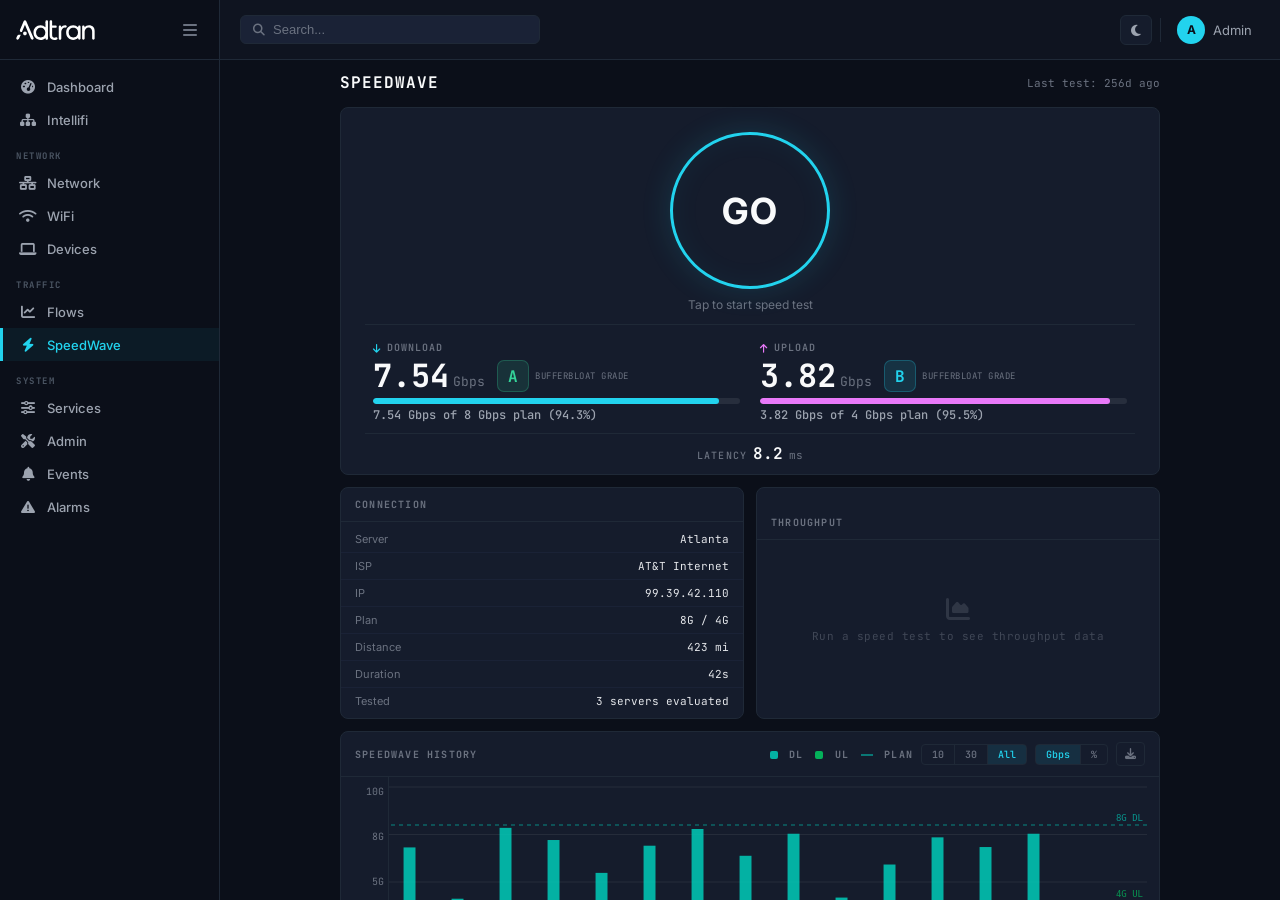
<file: index.html>
<!DOCTYPE html>
<html lang="en" data-theme="dark">
<head>
  <meta charset="UTF-8" />
  <meta name="viewport" content="width=device-width, initial-scale=1.0" />
  <title>SmartOS SpeedWave</title>
  <link rel="stylesheet" href="https://cdnjs.cloudflare.com/ajax/libs/font-awesome/6.5.0/css/all.min.css" />
  <link rel="preconnect" href="https://fonts.googleapis.com" />
  <link rel="preconnect" href="https://fonts.gstatic.com" crossorigin />
  <link href="https://fonts.googleapis.com/css2?family=Inter:wght@400;500;600;700&family=JetBrains+Mono:wght@400;500;700&display=swap" rel="stylesheet" />
  <link rel="stylesheet" href="styles.css" />
</head>
<body>

  <!-- ===== Sidebar ===== -->
  <nav class="sidebar" id="sidebar">
    <div class="sidebar-header">
      <svg class="brand-logo" xmlns="http://www.w3.org/2000/svg" viewBox="0 0 586 149.02" aria-label="Adtran">
        <path d="M158.80,120.00 C165.19,127.09 173.58,130.63 183.95,130.63 C194.33,130.63 202.71,127.09 209.11,120.00 C215.49,112.92 218.69,104.18 218.69,93.81 C218.69,83.68 215.49,75.08 209.11,67.99 C202.71,60.90 194.33,57.36 183.95,57.36 C173.58,57.36 165.19,60.90 158.80,67.99 C152.41,75.08 149.22,83.68 149.22,93.81 C149.22,104.18 152.41,112.92 158.80,120.00 L229.20,1.76 C234.28,1.76 238.40,5.88 238.40,10.97 L238.32,137.08 C238.32,142.27 234.11,146.48 228.92,146.48 C223.73,146.48 219.52,142.27 219.52,137.08 L219.52,133.21 C208.14,143.71 198.10,149.02 183.09,149.02 C167.82,149.02 155.19,143.70 145.20,133.06 C135.21,122.42 130.22,109.34 130.22,93.80 C130.22,78.53 135.21,65.57 145.20,54.93 C155.19,44.29 167.69,38.97 182.70,38.97 C197.71,38.97 207.98,44.03 219.52,54.65 L219.60,10.97 C219.60,5.88 223.72,1.76 228.80,1.76 Z" fill="#FFFFFF"/>
        <path d="M308.82,133.41 L308.82,133.41 C310.84,137.57 309.15,142.63 304.99,144.63 C298.91,147.56 291.96,149.02 284.13,149.02 C273.03,149.02 264.67,145.60 259.06,138.74 C253.44,131.89 250.64,122.19 250.64,109.66 L250.64,57.57 L250.84,41.52 L250.85,11.17 C250.85,6.09 254.97,1.97 260.05,1.97 C265.14,1.97 269.26,6.09 269.26,11.17 L269.24,41.52 L295.57,41.52 C300.01,41.52 303.60,45.11 303.60,49.54 C303.60,53.98 300.01,57.57 295.57,57.57 L269.24,57.57 L269.24,111.03 C269.24,124.87 274.92,131.79 286.28,131.79 C290.13,131.79 294.08,130.96 298.15,129.30 C302.22,127.63 306.90,129.45 308.82,133.41 Z" fill="#FFFFFF"/>
        <path d="M318.67,137.08 L318.67,50.42 C318.67,45.50 322.66,41.52 327.58,41.52 C332.50,41.52 336.49,45.50 336.49,50.42 L336.49,54.85 C342.33,45.44 353.30,38.77 366.64,38.77 C367.69,38.77 368.72,38.81 369.76,38.87 C374.85,39.19 378.66,43.68 378.17,48.75 C377.69,53.62 373.43,57.22 368.55,56.87 C367.78,56.82 367.01,56.79 366.25,56.79 C357.90,56.79 351.72,59.66 346.30,65.41 C340.89,71.15 337.46,80.35 337.46,91.58 L337.46,137.08 C337.46,142.27 333.26,146.48 328.07,146.48 C322.87,146.48 318.67,142.27 318.67,137.08 Z" fill="#FFFFFF"/>
        <path d="M402.05,120.02 C408.38,127.11 416.74,130.66 427.12,130.66 C437.51,130.66 445.93,127.11 452.39,120.02 C458.85,112.93 462.08,104.19 462.08,93.81 C462.08,83.68 458.85,75.07 452.39,67.97 C445.93,60.88 437.51,57.33 427.12,57.33 C416.74,57.33 408.38,60.88 402.05,67.97 C395.72,75.07 392.55,83.74 392.55,94.00 C392.55,104.25 395.72,112.93 402.05,120.02 L472.06,41.52 C477.03,41.52 481.06,45.55 481.06,50.52 L481.06,137.47 C481.06,142.44 477.03,146.48 472.06,146.48 C467.08,146.48 463.05,142.44 463.05,137.47 L463.05,133.02 C453.45,143.08 441.31,149.02 426.04,149.02 C411.02,149.02 398.52,143.67 388.54,132.97 C378.55,122.26 373.56,109.01 373.56,93.21 C373.56,77.55 378.52,64.59 388.44,54.34 C398.36,44.09 410.89,38.97 426.04,38.97 C440.92,38.97 452.04,44.34 463.05,54.65 L463.05,50.52 C463.05,45.55 467.08,41.52 472.06,41.52 Z" fill="#FFFFFF"/>
        <path d="M492.79,137.47 L492.79,50.52 C492.79,45.55 496.83,41.52 501.80,41.52 L502.19,41.52 C507.17,41.52 511.20,45.55 511.20,50.52 L511.20,54.26 C519.13,44.19 528.95,38.77 544.49,38.77 C556.24,38.77 566.09,42.56 574.06,50.13 C582.02,57.70 586.00,68.61 586.00,82.83 L586.00,137.47 C586.00,142.44 581.97,146.48 577.00,146.48 L576.41,146.48 C571.43,146.48 567.40,142.44 567.40,137.47 L567.40,88.12 C567.40,77.94 564.92,70.08 559.96,64.52 C555.00,58.98 549.25,56.20 541.29,56.20 C532.80,56.20 525.85,59.21 520.43,65.21 C515.01,71.22 511.59,79.63 511.59,89.03 L511.59,137.47 C511.59,142.44 507.56,146.48 502.58,146.48 L501.80,146.48 C496.83,146.48 492.79,142.44 492.79,137.47 Z" fill="#FFFFFF"/>
        <path d="M22.51,110.12 C16.44,110.12 10.84,114.49 8.56,120.12 L2.88,132.93 C0.00,139.41 4.52,146.48 12.19,146.48 C16.64,146.48 20.64,143.99 22.26,140.21 L35.87,110.12 L22.51,110.12 Z" fill="#FFFFFF"/>
        <path d="M130.38,132.96 L75.64,7.84 C72.21,0.00 61.09,0.02 57.69,7.87 L29.86,72.16 C25.90,81.95 32.21,89.83 42.77,89.83 L43.98,89.83 L66.70,35.84 L110.93,140.21 C112.55,143.99 116.55,146.48 121.00,146.48 L121.06,146.48 C128.71,146.48 133.23,139.43 130.38,132.96 Z" fill="#FFFFFF"/>
        <path d="M80.16,99.97 C80.16,107.45 74.10,113.52 66.62,113.52 C59.14,113.52 53.08,107.45 53.08,99.97 C53.08,92.50 59.14,86.43 66.62,86.43 C74.10,86.43 80.16,92.50 80.16,99.97 Z" fill="#FFFFFF"/>
      </svg>
      <button class="sidebar-toggle" id="sidebarToggle" title="Toggle sidebar">
        <i class="fa-solid fa-bars"></i>
      </button>
    </div>

    <ul class="sidebar-nav">
      <li>
        <a class="nav-link" href="#">
          <span class="nav-icon"><i class="fa-solid fa-gauge-high"></i></span>
          <span class="nav-label">Dashboard</span>
        </a>
      </li>
      <li>
        <a class="nav-link" href="#">
          <span class="nav-icon"><i class="fa-solid fa-sitemap"></i></span>
          <span class="nav-label">Intellifi</span>
        </a>
      </li>

      <div class="nav-section-label">Network</div>
      <li>
        <a class="nav-link" href="#">
          <span class="nav-icon"><i class="fa-solid fa-network-wired"></i></span>
          <span class="nav-label">Network</span>
        </a>
      </li>
      <li>
        <a class="nav-link" href="#">
          <span class="nav-icon"><i class="fa-solid fa-wifi"></i></span>
          <span class="nav-label">WiFi</span>
        </a>
      </li>
      <li>
        <a class="nav-link" href="#">
          <span class="nav-icon"><i class="fa-solid fa-laptop"></i></span>
          <span class="nav-label">Devices</span>
        </a>
      </li>

      <div class="nav-section-label">Traffic</div>
      <li>
        <a class="nav-link" href="#">
          <span class="nav-icon"><i class="fa-solid fa-chart-line"></i></span>
          <span class="nav-label">Flows</span>
        </a>
      </li>
      <li>
        <a class="nav-link active" href="#">
          <span class="nav-icon"><i class="fa-solid fa-bolt"></i></span>
          <span class="nav-label">SpeedWave</span>
        </a>
      </li>

      <div class="nav-section-label">System</div>
      <li>
        <a class="nav-link" href="#">
          <span class="nav-icon"><i class="fa-solid fa-sliders"></i></span>
          <span class="nav-label">Services</span>
        </a>
      </li>
      <li>
        <a class="nav-link" href="#">
          <span class="nav-icon"><i class="fa-solid fa-screwdriver-wrench"></i></span>
          <span class="nav-label">Admin</span>
        </a>
      </li>
      <li>
        <a class="nav-link" href="#">
          <span class="nav-icon"><i class="fa-solid fa-bell"></i></span>
          <span class="nav-label">Events</span>
        </a>
      </li>
      <li>
        <a class="nav-link" href="#">
          <span class="nav-icon"><i class="fa-solid fa-triangle-exclamation"></i></span>
          <span class="nav-label">Alarms</span>
        </a>
      </li>
    </ul>
  </nav>

  <!-- ===== Main Wrapper ===== -->
  <div class="main-wrapper">

    <!-- Top Bar -->
    <header class="top-bar">
      <div class="search-bar">
        <span class="search-icon"><i class="fa-solid fa-magnifying-glass"></i></span>
        <input type="text" class="search-input" placeholder="Search..." />
      </div>

      <div class="top-bar-right">
        <button class="theme-toggle" id="themeToggle" title="Toggle light/dark theme">
          <i class="fa-solid fa-moon" id="themeIcon"></i>
        </button>

        <div class="topbar-divider"></div>

        <div class="user-avatar">
          <div class="avatar-circle">A</div>
          <span class="avatar-name">Admin</span>
        </div>
      </div>
    </header>

    <!-- Page Content -->
    <main class="page-content">

      <!-- Page Header -->
      <div class="page-header">
        <h1 class="page-title">SpeedWave</h1>
        <div class="page-header-actions">
          <span class="st-last-test-time" id="st-last-time"></span>
        </div>
      </div>

      <!-- Centered content column -->
      <div class="st-layout">

        <!-- Test Card -->
        <div class="card st-test-card" id="st-test-card">

          <!-- GO / Gauge unified area: button morphs into gauge -->
          <div class="st-gauge-area" id="st-gauge-area">
            <canvas id="st-gauge-canvas"></canvas>
            <button class="st-go-btn" id="st-go-btn" onclick="startTest()">
              <span class="st-go-text">GO</span>
            </button>
            <div class="st-live-speed" id="st-live-speed" style="display:none;">
              <span class="st-live-value" id="st-live-value">0</span>
              <span class="st-live-unit">Mbps</span>
            </div>
            <div class="st-go-subtitle" id="st-go-subtitle">Tap to start speed test</div>
          </div>

          <!-- Phase bar -->
          <div class="st-phase-bar" id="st-phase-bar" style="display:none;">
            <div class="st-phase" id="st-phase-latency" data-phase="latency">
              <div class="st-phase-dot"></div>
              <span>Idle Latency</span>
            </div>
            <div class="st-phase-connector"></div>
            <div class="st-phase" id="st-phase-download" data-phase="download">
              <div class="st-phase-dot"></div>
              <span>Download</span>
            </div>
            <div class="st-phase-connector"></div>
            <div class="st-phase" id="st-phase-upload" data-phase="upload">
              <div class="st-phase-dot"></div>
              <span>Upload</span>
            </div>
          </div>

          <!-- Live throughput chart (visible during test only) -->
          <div class="st-realtime-inline" id="st-realtime-inline" style="display:none;">
            <canvas id="st-realtime-canvas"></canvas>
          </div>

          <!-- Results (shown after test completes) -->
          <div class="st-results" id="st-results" style="display:none;">

            <!-- Speed results: two columns -->
            <div class="st-speed-results">
              <!-- Download -->
              <div class="st-result-block st-dl" id="st-result-dl">
                <div class="st-result-label"><i class="fa-solid fa-arrow-down"></i> Download</div>
                <div class="st-result-speed">
                  <span class="st-result-value" id="st-dl-value">0</span>
                  <span class="st-result-unit" id="st-dl-unit">Mbps</span>
                  <span class="st-grade-wrap" id="st-dl-grade-wrap">
                    <span class="st-grade-pill" id="st-dl-grade">A</span>
                    <span class="st-grade-label">Bufferbloat Grade</span>
                    <div class="st-grade-tooltip" id="st-dl-grade-tip">
                      <div class="st-grade-tip-header" id="st-dl-grade-tip-header">Grade A: Excellent</div>
                      <div class="st-grade-tip-body" id="st-dl-grade-tip-body">Your latency under load is excellent.</div>
                      <div class="st-grade-tip-explain">Bufferbloat is excessive buffering in network equipment that causes high latency and poor performance under load, affecting real-time applications like video calls and gaming.</div>
                      <div class="st-grade-tip-shaper" id="st-dl-grade-tip-shaper" style="display:none;">
                        A shaper may reduce bufferbloat for this network. <a href="#" onclick="event.preventDefault();event.stopPropagation();openShaperModal();">Configure shaper</a>
                      </div>
                    </div>
                  </span>
                </div>
                <div class="st-utilization" id="st-dl-util">
                  <div class="st-util-bar"><div class="st-util-fill" id="st-dl-util-fill"></div></div>
                  <div class="st-util-text" id="st-dl-util-text"></div>
                </div>
              </div>
              <!-- Upload -->
              <div class="st-result-block st-ul" id="st-result-ul">
                <div class="st-result-label"><i class="fa-solid fa-arrow-up"></i> Upload</div>
                <div class="st-result-speed">
                  <span class="st-result-value" id="st-ul-value">0</span>
                  <span class="st-result-unit" id="st-ul-unit">Mbps</span>
                  <span class="st-grade-wrap" id="st-ul-grade-wrap">
                    <span class="st-grade-pill" id="st-ul-grade">A</span>
                    <span class="st-grade-label">Bufferbloat Grade</span>
                    <div class="st-grade-tooltip" id="st-ul-grade-tip">
                      <div class="st-grade-tip-header" id="st-ul-grade-tip-header">Grade A: Excellent</div>
                      <div class="st-grade-tip-body" id="st-ul-grade-tip-body">Your latency under load is excellent.</div>
                      <div class="st-grade-tip-explain">Bufferbloat is excessive buffering in network equipment that causes high latency and poor performance under load, affecting real-time applications like video calls and gaming.</div>
                      <div class="st-grade-tip-shaper" id="st-ul-grade-tip-shaper" style="display:none;">
                        A shaper may reduce bufferbloat for this network. <a href="#" onclick="event.preventDefault();event.stopPropagation();openShaperModal();">Configure shaper</a>
                      </div>
                    </div>
                  </span>
                </div>
                <div class="st-utilization" id="st-ul-util">
                  <div class="st-util-bar"><div class="st-util-fill" id="st-ul-util-fill"></div></div>
                  <div class="st-util-text" id="st-ul-util-text"></div>
                </div>
              </div>
            </div>

            <!-- Idle Latency -->
            <div class="st-latency-row" id="st-latency-row">
              <span class="st-latency-label">Latency</span>
              <span class="st-latency-value" id="st-latency-value">--</span>
              <span class="st-latency-unit">ms</span>
            </div>

          </div>
        </div>

        <!-- Connection + Throughput row -->
        <div class="st-pair-row">

          <!-- Connection Info Card (1/3) -->
          <div class="card st-info-card" id="st-info-card">
            <div class="card-label">Connection</div>
            <div class="st-info-grid" id="st-info-grid">
              <div class="st-info-row">
                <span class="st-info-key">Server</span>
                <span class="st-info-val" id="st-info-server">--</span>
              </div>
              <div class="st-info-row">
                <span class="st-info-key">ISP</span>
                <span class="st-info-val" id="st-info-isp">--</span>
              </div>
              <div class="st-info-row">
                <span class="st-info-key">IP</span>
                <span class="st-info-val" id="st-info-ip">--</span>
              </div>
              <div class="st-info-row">
                <span class="st-info-key">Plan</span>
                <span class="st-info-val" id="st-info-plan">--</span>
              </div>
              <div class="st-info-row">
                <span class="st-info-key">Distance</span>
                <span class="st-info-val" id="st-info-distance">--</span>
              </div>
              <div class="st-info-row">
                <span class="st-info-key">Duration</span>
                <span class="st-info-val" id="st-info-duration">--</span>
              </div>
              <div class="st-info-row">
                <span class="st-info-key">Tested</span>
                <span class="st-info-val st-info-servers" id="st-info-servers">--</span>
              </div>
            </div>
          </div>

          <!-- Throughput Over Time Card (2/3) -->
          <div class="card st-realtime-card" id="st-realtime-card">
            <div class="card-label">
              <span>Throughput</span>
              <span class="st-realtime-status" id="st-realtime-status"></span>
            </div>
            <div class="st-realtime-chart-wrap">
              <canvas id="st-realtime-adv-canvas"></canvas>
              <div class="st-realtime-empty" id="st-realtime-empty">
                <i class="fa-solid fa-chart-area"></i>
                <span>Run a speed test to see throughput data</span>
              </div>
            </div>
          </div>

        </div>

        <!-- Full History Chart (basic view) -->
        <div class="card st-history-card" id="st-history-card-basic">
          <div class="card-label">
            <span>SpeedWave History</span>
            <div class="st-history-controls">
              <div class="st-history-legend">
                <span class="sth-legend-item dl"><span class="sth-legend-dot dl"></span> DL</span>
                <span class="sth-legend-item ul"><span class="sth-legend-dot ul"></span> UL</span>
                <span class="sth-legend-item rate"><span class="sth-legend-line"></span> Plan</span>
              </div>
              <div class="sth-toggle-group">
                <button class="sth-toggle" id="sth-btn-10" onclick="setHistoryWindow(10)">10</button>
                <button class="sth-toggle" id="sth-btn-30" onclick="setHistoryWindow(30)">30</button>
                <button class="sth-toggle active" id="sth-btn-all" onclick="setHistoryWindow(0)">All</button>
              </div>
              <div class="sth-toggle-group">
                <button class="sth-toggle active" id="sth-btn-raw" onclick="setHistoryMode('raw')">Mbps</button>
                <button class="sth-toggle" id="sth-btn-pct" onclick="setHistoryMode('pct')">%</button>
              </div>
              <button class="sth-export-btn" onclick="exportHistory()" title="Export as JSON">
                <i class="fa-solid fa-download"></i>
              </button>
            </div>
          </div>
          <div class="st-history-outer">
            <div class="sth-yaxis" id="sth-yaxis"></div>
            <div class="st-history-wrap" id="sth-scroll">
              <canvas id="st-history-canvas"></canvas>
              <canvas id="st-history-overlay" style="pointer-events:none;display:block;"></canvas>
              <div class="sth-tooltip" id="st-history-tooltip"></div>
            </div>
          </div>
        </div>

        <!-- Advanced Details Toggle -->
        <button class="st-advanced-toggle" id="st-advanced-toggle" onclick="toggleAdvanced()">
          <span id="st-advanced-toggle-text">Show Advanced Details</span>
          <i class="fa-solid fa-chevron-down" id="st-advanced-toggle-icon"></i>
        </button>

      </div>

      <!-- ===== ADVANCED VIEW (full width, below main layout) ===== -->
      <div class="st-advanced" id="st-advanced" style="display:none;">

        <!-- Bufferbloat Score + Latency Under Load (combined) -->
        <div class="card st-bb-card" id="st-bb-card">
          <div class="card-label">Bufferbloat Score</div>
          <div class="st-bb-body" id="st-bb-body"></div>
        </div>


        <!-- History Detail Panel (appears on bar click) -->
        <div class="card st-detail-card" id="st-detail-card" style="display:none;">
          <div class="card-label">
            <span id="st-detail-title">Test Detail</span>
            <button class="st-detail-close" onclick="closeDetail()">&times;</button>
          </div>
          <div class="st-detail-body" id="st-detail-body"></div>
        </div>

        <!-- Latency Breakdown (full width) -->
        <div class="card st-latency-card">
          <div class="card-label">Latency Breakdown</div>
          <div class="st-latency-grid" id="st-latency-grid">
            <div class="st-latency-col" id="st-latency-idle">
              <div class="st-latency-phase">Idle</div>
              <div class="st-latency-avg"><span id="st-lat-idle-avg">--</span> ms</div>
              <div class="st-latency-jitter">jitter <span id="st-lat-idle-jitter">--</span> ms</div>
              <div class="st-latency-delta st-latency-baseline">baseline</div>
            </div>
            <div class="st-latency-col" id="st-latency-dl">
              <div class="st-latency-phase dl">Download</div>
              <div class="st-latency-avg"><span id="st-lat-dl-avg">--</span> ms</div>
              <div class="st-latency-jitter">jitter <span id="st-lat-dl-jitter">--</span> ms</div>
              <div class="st-latency-delta" id="st-lat-dl-delta">--</div>
            </div>
            <div class="st-latency-col" id="st-latency-ul">
              <div class="st-latency-phase ul">Upload</div>
              <div class="st-latency-avg"><span id="st-lat-ul-avg">--</span> ms</div>
              <div class="st-latency-jitter">jitter <span id="st-lat-ul-jitter">--</span> ms</div>
              <div class="st-latency-delta" id="st-lat-ul-delta">--</div>
            </div>
          </div>
        </div>

      </div>

    </main>
  </div>

  <!-- ===== Shaper Configuration Modal ===== -->
  <div class="shaper-overlay" id="shaper-overlay" style="display:none;" onclick="if(event.target===this)closeShaperModal();">
    <div class="shaper-modal">
      <div class="shaper-modal-header">
        <span class="shaper-modal-title">WAN Shaper Configuration</span>
        <button class="shaper-modal-close" onclick="closeShaperModal()"><i class="fa-solid fa-xmark"></i></button>
      </div>

      <div class="shaper-modal-body">
        <!-- Enable toggle -->
        <div class="shaper-row">
          <label class="shaper-label">Shaper</label>
          <div class="shaper-toggle-wrap">
            <label class="shaper-switch">
              <input type="checkbox" id="shaper-enabled" onchange="onShaperToggle()">
              <span class="shaper-slider"></span>
            </label>
            <span class="shaper-toggle-text" id="shaper-enabled-text">Disabled</span>
          </div>
        </div>

        <!-- Flow offloading warning -->
        <div class="shaper-warning" id="shaper-warning" style="display:none;">
          <i class="fa-solid fa-triangle-exclamation"></i>
          <span>Enabling the shaper will disable hardware flow offloading.</span>
        </div>

        <!-- Rate source -->
        <div class="shaper-row" id="shaper-source-row">
          <label class="shaper-label">Rate Source</label>
          <select class="shaper-select" id="shaper-source" onchange="onShaperSourceChange()">
            <option value="manual">Enter rate manually</option>
            <option value="service">Derive from service rate (90%)</option>
            <option value="speedtest">Derive from speedtest performance</option>
          </select>
        </div>

        <!-- Rates -->
        <div class="shaper-rates" id="shaper-rates">
          <div class="shaper-row">
            <label class="shaper-label">Download Rate</label>
            <div class="shaper-input-wrap">
              <input type="number" class="shaper-input" id="shaper-dl-rate" min="0" step="1" placeholder="0">
              <span class="shaper-input-unit">Mbps</span>
            </div>
          </div>
          <div class="shaper-row">
            <label class="shaper-label">Upload Rate</label>
            <div class="shaper-input-wrap">
              <input type="number" class="shaper-input" id="shaper-ul-rate" min="0" step="1" placeholder="0">
              <span class="shaper-input-unit">Mbps</span>
            </div>
          </div>
        </div>

        <!-- Derived rate info -->
        <div class="shaper-derived-info" id="shaper-derived-info" style="display:none;"></div>

        <!-- Help text -->
        <div class="shaper-help">
          <p>Setting a rate to 0 disables shaping in that direction.</p>
        </div>
      </div>

      <div class="shaper-modal-footer">
        <button class="shaper-btn shaper-btn-cancel" onclick="closeShaperModal()">Cancel</button>
        <button class="shaper-btn shaper-btn-save" onclick="saveShaperConfig()">
          <i class="fa-solid fa-check"></i> Apply
        </button>
      </div>
    </div>
  </div>

  <script src="speedtest.js"></script>
</body>
</html>
</file>
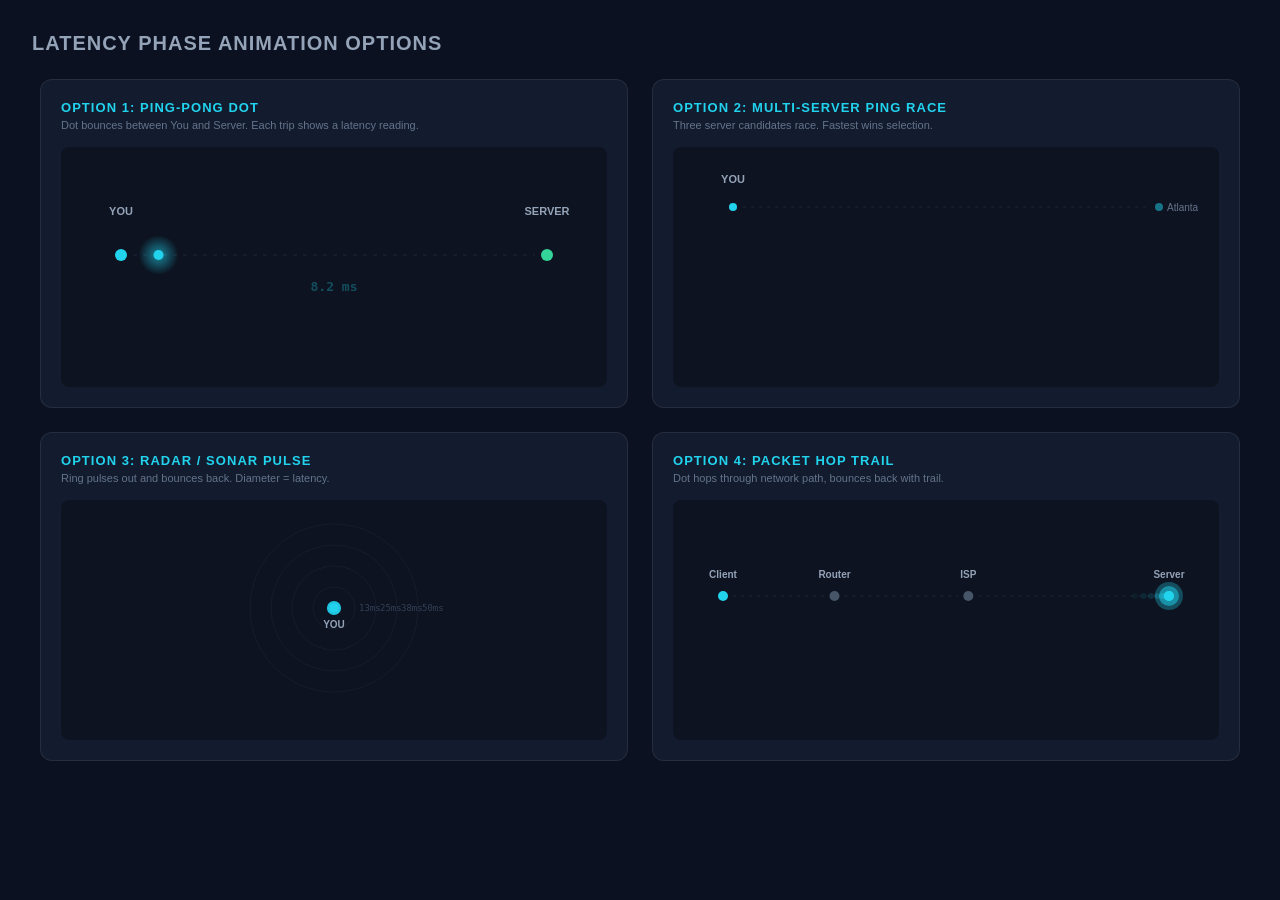
<file: latency-anim-mockups.html>
<!DOCTYPE html>
<html lang="en">
<head>
<meta charset="UTF-8">
<title>Latency Animation Mockups</title>
<style>
  * { margin: 0; padding: 0; box-sizing: border-box; }
  body {
    background: #0b1120;
    color: #e2e8f0;
    font-family: 'Inter', -apple-system, sans-serif;
    padding: 32px;
  }
  h1 { font-size: 20px; font-weight: 600; margin-bottom: 24px; color: #94a3b8; letter-spacing: 0.05em; text-transform: uppercase; }
  .grid { display: grid; grid-template-columns: 1fr 1fr; gap: 24px; max-width: 1200px; margin: 0 auto; }
  .mockup {
    background: #131b2e;
    border: 1px solid rgba(255,255,255,0.08);
    border-radius: 12px;
    padding: 20px;
    min-height: 320px;
  }
  .mockup h2 {
    font-size: 13px;
    font-weight: 600;
    text-transform: uppercase;
    letter-spacing: 0.08em;
    color: #22d3ee;
    margin-bottom: 4px;
  }
  .mockup p {
    font-size: 11px;
    color: #64748b;
    margin-bottom: 16px;
  }
  canvas { display: block; width: 100%; height: 240px; border-radius: 8px; background: rgba(0,0,0,0.3); }
</style>
</head>
<body>
<h1>Latency Phase Animation Options</h1>
<div class="grid">
  <div class="mockup">
    <h2>Option 1: Ping-Pong Dot</h2>
    <p>Dot bounces between You and Server. Each trip shows a latency reading.</p>
    <canvas id="c1"></canvas>
  </div>
  <div class="mockup">
    <h2>Option 2: Multi-Server Ping Race</h2>
    <p>Three server candidates race. Fastest wins selection.</p>
    <canvas id="c2"></canvas>
  </div>
  <div class="mockup">
    <h2>Option 3: Radar / Sonar Pulse</h2>
    <p>Ring pulses out and bounces back. Diameter = latency.</p>
    <canvas id="c3"></canvas>
  </div>
  <div class="mockup">
    <h2>Option 4: Packet Hop Trail</h2>
    <p>Dot hops through network path, bounces back with trail.</p>
    <canvas id="c4"></canvas>
  </div>
</div>

<script>
// Shared utilities
function setupCanvas(id) {
  var c = document.getElementById(id);
  var dpr = window.devicePixelRatio || 1;
  var rect = c.getBoundingClientRect();
  c.width = rect.width * dpr;
  c.height = rect.height * dpr;
  var ctx = c.getContext('2d');
  ctx.scale(dpr, dpr);
  return { c: c, ctx: ctx, w: rect.width, h: rect.height };
}

var CYAN = '#22d3ee';
var MAGENTA = '#e879f9';
var GREEN = '#34d399';
var AMBER = '#fbbf24';
var MUTED = '#475569';
var DIM = '#1e293b';

// ============================================================
// OPTION 1: Ping-Pong Dot
// ============================================================
(function() {
  var s = setupCanvas('c1');
  var ctx = s.ctx, w = s.w, h = s.h;
  var padX = 60, dotY = h * 0.45;
  var x0 = padX, x1 = w - padX;
  var cycleDur = 1200; // ms per round-trip
  var totalCycles = 4;
  var totalDur = cycleDur * totalCycles + 1500; // + settle pause
  var latencies = [8.2, 7.9, 8.5, 8.1];
  var startTime = performance.now();

  function draw(now) {
    var elapsed = (now - startTime) % totalDur;
    ctx.clearRect(0, 0, w, h);

    // Labels
    ctx.font = '600 11px Inter, sans-serif';
    ctx.textAlign = 'center';
    ctx.fillStyle = '#94a3b8';
    ctx.fillText('YOU', x0, dotY - 40);
    ctx.fillText('SERVER', x1, dotY - 40);

    // Endpoints
    ctx.fillStyle = CYAN;
    ctx.beginPath(); ctx.arc(x0, dotY, 6, 0, Math.PI * 2); ctx.fill();
    ctx.fillStyle = GREEN;
    ctx.beginPath(); ctx.arc(x1, dotY, 6, 0, Math.PI * 2); ctx.fill();

    // Dashed line
    ctx.save();
    ctx.setLineDash([4, 6]);
    ctx.strokeStyle = DIM;
    ctx.lineWidth = 1;
    ctx.beginPath(); ctx.moveTo(x0 + 12, dotY); ctx.lineTo(x1 - 12, dotY); ctx.stroke();
    ctx.restore();

    // Determine current cycle and position
    var cycleIdx = Math.floor(elapsed / cycleDur);
    var cycleT = (elapsed % cycleDur) / cycleDur;

    if (cycleIdx < totalCycles) {
      // Animate dot: 0->0.5 = going right, 0.5->1 = coming back
      var t, goingRight;
      if (cycleT < 0.5) {
        t = cycleT * 2; // 0-1
        goingRight = true;
      } else {
        t = (cycleT - 0.5) * 2; // 0-1
        goingRight = false;
      }
      // Ease in-out
      var ease = t < 0.5 ? 2 * t * t : -1 + (4 - 2 * t) * t;
      var dotX;
      if (goingRight) {
        dotX = x0 + (x1 - x0) * ease;
      } else {
        dotX = x1 - (x1 - x0) * ease;
      }

      // Glow trail
      var grad = ctx.createRadialGradient(dotX, dotY, 0, dotX, dotY, 20);
      grad.addColorStop(0, 'rgba(34, 211, 238, 0.6)');
      grad.addColorStop(1, 'rgba(34, 211, 238, 0)');
      ctx.fillStyle = grad;
      ctx.beginPath(); ctx.arc(dotX, dotY, 20, 0, Math.PI * 2); ctx.fill();

      // Dot
      ctx.fillStyle = CYAN;
      ctx.beginPath(); ctx.arc(dotX, dotY, 5, 0, Math.PI * 2); ctx.fill();

      // Show completed latency readings
      for (var i = 0; i < cycleIdx; i++) {
        ctx.font = '600 13px monospace';
        ctx.textAlign = 'center';
        ctx.fillStyle = 'rgba(226, 232, 240, 0.7)';
        ctx.fillText(latencies[i].toFixed(1) + ' ms', w / 2, dotY + 36 + i * 20);
      }
      // Current cycle label
      if (!goingRight && cycleT > 0.85) {
        var alpha = (cycleT - 0.85) / 0.15;
        ctx.font = '600 13px monospace';
        ctx.textAlign = 'center';
        ctx.fillStyle = 'rgba(34, 211, 238, ' + alpha + ')';
        ctx.fillText(latencies[cycleIdx].toFixed(1) + ' ms', w / 2, dotY + 36 + cycleIdx * 20);
      }
    } else {
      // Settle phase: show average
      for (var i = 0; i < totalCycles; i++) {
        ctx.font = '600 13px monospace';
        ctx.textAlign = 'center';
        ctx.fillStyle = 'rgba(226, 232, 240, 0.4)';
        ctx.fillText(latencies[i].toFixed(1) + ' ms', w / 2, dotY + 36 + i * 20);
      }
      var settleT = (elapsed - cycleDur * totalCycles) / 1500;
      if (settleT > 0.3) {
        var alpha = Math.min(1, (settleT - 0.3) / 0.3);
        ctx.font = '700 18px monospace';
        ctx.fillStyle = 'rgba(34, 211, 238, ' + alpha + ')';
        ctx.fillText('Avg: 8.2 ms', w / 2, dotY - 8);
      }
    }

    requestAnimationFrame(draw);
  }
  requestAnimationFrame(draw);
})();


// ============================================================
// OPTION 2: Multi-Server Ping Race
// ============================================================
(function() {
  var s = setupCanvas('c2');
  var ctx = s.ctx, w = s.w, h = s.h;
  var padX = 60;
  var x0 = padX, x1 = w - padX;

  var servers = [
    { name: 'Atlanta', latency: 8.2, color: CYAN, y: 0 },
    { name: 'New York', latency: 12.4, color: MAGENTA, y: 0 },
    { name: 'Washington', latency: 15.1, color: AMBER, y: 0 }
  ];
  var laneH = 44;
  var startY = h * 0.25;
  servers.forEach(function(srv, i) { srv.y = startY + i * laneH; });

  // Each server does 2 round-trips at its own speed
  var maxLat = 15.1;
  var baseCycle = 1000; // base cycle for fastest
  var totalCycles = 2;
  var raceDur = baseCycle * (maxLat / 8.2) * totalCycles + 1500;
  var startTime = performance.now();

  function draw(now) {
    var elapsed = (now - startTime) % raceDur;
    ctx.clearRect(0, 0, w, h);

    // "You" label
    ctx.font = '600 11px Inter, sans-serif';
    ctx.textAlign = 'center';
    ctx.fillStyle = '#94a3b8';
    ctx.fillText('YOU', x0, startY - 24);

    // Endpoint dot
    ctx.fillStyle = CYAN;
    ctx.beginPath(); ctx.arc(x0, startY, 4, 0, Math.PI * 2); ctx.fill();

    servers.forEach(function(srv, idx) {
      var cycleDur = baseCycle * (srv.latency / 8.2);
      var srvTotalDur = cycleDur * totalCycles;

      // Lane line
      ctx.save();
      ctx.setLineDash([3, 5]);
      ctx.strokeStyle = DIM;
      ctx.lineWidth = 1;
      ctx.beginPath(); ctx.moveTo(x0 + 10, srv.y); ctx.lineTo(x1 - 10, srv.y); ctx.stroke();
      ctx.restore();

      // Server label (right side)
      ctx.font = '500 10px Inter, sans-serif';
      ctx.textAlign = 'left';
      ctx.fillStyle = '#64748b';
      ctx.fillText(srv.name, x1 + 8, srv.y + 4);

      // Server endpoint
      ctx.fillStyle = srv.color;
      ctx.globalAlpha = 0.5;
      ctx.beginPath(); ctx.arc(x1, srv.y, 4, 0, Math.PI * 2); ctx.fill();
      ctx.globalAlpha = 1;

      if (elapsed < srvTotalDur) {
        var cycleT = (elapsed % cycleDur) / cycleDur;
        var t, goingRight;
        if (cycleT < 0.5) {
          t = cycleT * 2;
          goingRight = true;
        } else {
          t = (cycleT - 0.5) * 2;
          goingRight = false;
        }
        var ease = t < 0.5 ? 2 * t * t : -1 + (4 - 2 * t) * t;
        var dotX = goingRight ? x0 + (x1 - x0) * ease : x1 - (x1 - x0) * ease;

        // Glow
        var grad = ctx.createRadialGradient(dotX, srv.y, 0, dotX, srv.y, 14);
        grad.addColorStop(0, srv.color.replace(')', ', 0.5)').replace('rgb', 'rgba').replace('#', ''));
        // Simpler approach
        ctx.globalAlpha = 0.3;
        ctx.fillStyle = srv.color;
        ctx.beginPath(); ctx.arc(dotX, srv.y, 12, 0, Math.PI * 2); ctx.fill();
        ctx.globalAlpha = 1;

        ctx.fillStyle = srv.color;
        ctx.beginPath(); ctx.arc(dotX, srv.y, 4, 0, Math.PI * 2); ctx.fill();
      } else {
        // Done: show latency result
        var doneT = Math.min(1, (elapsed - srvTotalDur) / 400);
        ctx.globalAlpha = doneT;
        ctx.font = '600 12px monospace';
        ctx.textAlign = 'center';
        ctx.fillStyle = srv.color;
        ctx.fillText(srv.latency.toFixed(1) + ' ms', (x0 + x1) / 2, srv.y + 4);
        ctx.globalAlpha = 1;
      }
    });

    // Winner highlight after all done
    var allDone = baseCycle * (maxLat / 8.2) * totalCycles;
    if (elapsed > allDone + 600) {
      var winT = Math.min(1, (elapsed - allDone - 600) / 500);
      // Highlight Atlanta (winner)
      ctx.save();
      ctx.strokeStyle = CYAN;
      ctx.globalAlpha = winT * 0.6;
      ctx.lineWidth = 2;
      ctx.setLineDash([]);
      ctx.beginPath();
      ctx.roundRect(x0 - 8, servers[0].y - 14, x1 - x0 + 16, 28, 6);
      ctx.stroke();
      ctx.globalAlpha = winT;
      ctx.font = '700 11px Inter, sans-serif';
      ctx.textAlign = 'right';
      ctx.fillStyle = CYAN;
      ctx.fillText('SELECTED', x1 - 4, servers[0].y - 18);
      ctx.restore();
    }

    requestAnimationFrame(draw);
  }
  requestAnimationFrame(draw);
})();


// ============================================================
// OPTION 3: Radar / Sonar Pulse
// ============================================================
(function() {
  var s = setupCanvas('c3');
  var ctx = s.ctx, w = s.w, h = s.h;
  var cx = w / 2, cy = h * 0.45;
  var maxR = Math.min(w, h) * 0.35;
  var cycleDur = 1400;
  var totalCycles = 4;
  var totalDur = cycleDur * totalCycles + 1200;
  var latencies = [8.2, 7.9, 8.5, 8.1];
  var maxLatency = 50; // ms scale
  var startTime = performance.now();

  function draw(now) {
    var elapsed = (now - startTime) % totalDur;
    ctx.clearRect(0, 0, w, h);

    // Concentric reference rings
    for (var i = 1; i <= 4; i++) {
      var r = maxR * (i / 4);
      ctx.beginPath();
      ctx.arc(cx, cy, r, 0, Math.PI * 2);
      ctx.strokeStyle = DIM;
      ctx.lineWidth = 0.5;
      ctx.stroke();
    }

    // Scale labels
    ctx.font = '9px monospace';
    ctx.fillStyle = '#334155';
    ctx.textAlign = 'left';
    for (var i = 1; i <= 4; i++) {
      ctx.fillText(Math.round(maxLatency * i / 4) + 'ms', cx + maxR * (i / 4) + 4, cy + 3);
    }

    // Center dot (you)
    ctx.fillStyle = CYAN;
    ctx.beginPath(); ctx.arc(cx, cy, 5, 0, Math.PI * 2); ctx.fill();
    ctx.font = '600 10px Inter, sans-serif';
    ctx.textAlign = 'center';
    ctx.fillStyle = '#94a3b8';
    ctx.fillText('YOU', cx, cy + 20);

    var cycleIdx = Math.floor(elapsed / cycleDur);
    var cycleT = (elapsed % cycleDur) / cycleDur;

    if (cycleIdx < totalCycles) {
      var latency = latencies[cycleIdx];
      var targetR = maxR * (latency / maxLatency);

      var ringR, alpha;
      if (cycleT < 0.4) {
        // Expanding out
        var t = cycleT / 0.4;
        var ease = 1 - Math.pow(1 - t, 3);
        ringR = targetR * ease;
        alpha = 1 - t * 0.3;
      } else if (cycleT < 0.5) {
        // Brief hold at target
        ringR = targetR;
        alpha = 0.7;
      } else if (cycleT < 0.85) {
        // Contracting back
        var t = (cycleT - 0.5) / 0.35;
        var ease = t * t;
        ringR = targetR * (1 - ease);
        alpha = 0.7 + t * 0.3;
      } else {
        ringR = 0;
        alpha = 0;
      }

      if (ringR > 1) {
        // Ring
        ctx.beginPath();
        ctx.arc(cx, cy, ringR, 0, Math.PI * 2);
        ctx.strokeStyle = 'rgba(34, 211, 238, ' + alpha + ')';
        ctx.lineWidth = 2.5;
        ctx.stroke();

        // Filled pulse
        ctx.beginPath();
        ctx.arc(cx, cy, ringR, 0, Math.PI * 2);
        ctx.fillStyle = 'rgba(34, 211, 238, ' + (alpha * 0.08) + ')';
        ctx.fill();
      }

      // Show reading when ring returns
      if (cycleT > 0.85) {
        var fadeIn = (cycleT - 0.85) / 0.15;
        ctx.globalAlpha = fadeIn;
        ctx.font = '600 12px monospace';
        ctx.textAlign = 'center';
        ctx.fillStyle = CYAN;
        ctx.fillText(latency.toFixed(1) + ' ms', cx, cy - 30 - cycleIdx * 0);
        ctx.globalAlpha = 1;
      }

      // Previous readings
      for (var i = 0; i < cycleIdx; i++) {
        ctx.font = '500 11px monospace';
        ctx.textAlign = 'right';
        ctx.fillStyle = 'rgba(226, 232, 240, 0.4)';
        ctx.fillText('#' + (i + 1) + ': ' + latencies[i].toFixed(1) + ' ms', w - 20, 20 + i * 16);
      }
    } else {
      // Settle: show all readings + average
      for (var i = 0; i < totalCycles; i++) {
        ctx.font = '500 11px monospace';
        ctx.textAlign = 'right';
        ctx.fillStyle = 'rgba(226, 232, 240, 0.4)';
        ctx.fillText('#' + (i + 1) + ': ' + latencies[i].toFixed(1) + ' ms', w - 20, 20 + i * 16);
      }
      var settleT = (elapsed - cycleDur * totalCycles) / 1200;
      if (settleT > 0.2) {
        var a = Math.min(1, (settleT - 0.2) / 0.4);
        // Gentle persistent ring at avg radius
        var avgR = maxR * (8.2 / maxLatency);
        ctx.beginPath();
        ctx.arc(cx, cy, avgR, 0, Math.PI * 2);
        ctx.strokeStyle = 'rgba(34, 211, 238, ' + (a * 0.5) + ')';
        ctx.lineWidth = 2;
        ctx.stroke();

        ctx.globalAlpha = a;
        ctx.font = '700 16px monospace';
        ctx.textAlign = 'center';
        ctx.fillStyle = CYAN;
        ctx.fillText('8.2 ms', cx, cy - 30);
        ctx.font = '500 10px Inter, sans-serif';
        ctx.fillStyle = '#94a3b8';
        ctx.fillText('idle latency', cx, cy - 16);
        ctx.globalAlpha = 1;
      }
    }

    requestAnimationFrame(draw);
  }
  requestAnimationFrame(draw);
})();


// ============================================================
// OPTION 4: Packet Hop Trail
// ============================================================
(function() {
  var s = setupCanvas('c4');
  var ctx = s.ctx, w = s.w, h = s.h;

  var hops = [
    { label: 'Client', x: 0 },
    { label: 'Router', x: 0.25 },
    { label: 'ISP', x: 0.55 },
    { label: 'Server', x: 1 }
  ];
  var padX = 50;
  var pathX0 = padX, pathX1 = w - padX;
  var pathLen = pathX1 - pathX0;
  var pathY = h * 0.4;
  hops.forEach(function(hop) { hop.px = pathX0 + pathLen * hop.x; });

  var cycleDur = 2400; // full round-trip
  var totalCycles = 3;
  var totalDur = cycleDur * totalCycles + 1200;
  var latencies = [8.2, 8.5, 7.9];
  var startTime = performance.now();

  function draw(now) {
    var elapsed = (now - startTime) % totalDur;
    ctx.clearRect(0, 0, w, h);

    // Draw hops
    hops.forEach(function(hop, i) {
      // Dot
      ctx.fillStyle = i === 0 ? CYAN : i === hops.length - 1 ? GREEN : '#475569';
      ctx.beginPath(); ctx.arc(hop.px, pathY, 5, 0, Math.PI * 2); ctx.fill();

      // Label
      ctx.font = '600 10px Inter, sans-serif';
      ctx.textAlign = 'center';
      ctx.fillStyle = '#94a3b8';
      ctx.fillText(hop.label, hop.px, pathY - 18);

      // Connecting dashes
      if (i < hops.length - 1) {
        ctx.save();
        ctx.setLineDash([3, 5]);
        ctx.strokeStyle = DIM;
        ctx.lineWidth = 1;
        ctx.beginPath();
        ctx.moveTo(hop.px + 10, pathY);
        ctx.lineTo(hops[i + 1].px - 10, pathY);
        ctx.stroke();
        ctx.restore();
      }
    });

    var cycleIdx = Math.floor(elapsed / cycleDur);
    var cycleT = (elapsed % cycleDur) / cycleDur;

    if (cycleIdx < totalCycles) {
      // 0-0.45: going right, 0.45-0.5: pause at server, 0.5-0.95: coming back, 0.95-1: show reading
      var dotX, dotColor, trail = [];
      var goingRight, progress;

      if (cycleT < 0.45) {
        goingRight = true;
        progress = cycleT / 0.45;
        var ease = progress < 0.5 ? 2 * progress * progress : -1 + (4 - 2 * progress) * progress;
        dotX = pathX0 + pathLen * ease;
        dotColor = CYAN;
      } else if (cycleT < 0.5) {
        // Pause at server
        dotX = pathX1;
        dotColor = GREEN;
      } else if (cycleT < 0.95) {
        goingRight = false;
        progress = (cycleT - 0.5) / 0.45;
        var ease = progress < 0.5 ? 2 * progress * progress : -1 + (4 - 2 * progress) * progress;
        dotX = pathX1 - pathLen * ease;
        dotColor = GREEN;
      } else {
        dotX = pathX0;
        dotColor = CYAN;
      }

      // Trail (fading dots behind the packet)
      var trailCount = 8;
      for (var t = 1; t <= trailCount; t++) {
        var trailT;
        if (cycleT < 0.45) {
          trailT = Math.max(0, (cycleT - t * 0.012) / 0.45);
          var te = trailT < 0.5 ? 2 * trailT * trailT : -1 + (4 - 2 * trailT) * trailT;
          var tx = pathX0 + pathLen * te;
          ctx.globalAlpha = (1 - t / trailCount) * 0.4;
          ctx.fillStyle = CYAN;
          ctx.beginPath(); ctx.arc(tx, pathY, 3, 0, Math.PI * 2); ctx.fill();
        } else if (cycleT >= 0.5 && cycleT < 0.95) {
          trailT = Math.max(0, ((cycleT - 0.5) - t * 0.012) / 0.45);
          var te = trailT < 0.5 ? 2 * trailT * trailT : -1 + (4 - 2 * trailT) * trailT;
          var tx = pathX1 - pathLen * te;
          ctx.globalAlpha = (1 - t / trailCount) * 0.4;
          ctx.fillStyle = GREEN;
          ctx.beginPath(); ctx.arc(tx, pathY, 3, 0, Math.PI * 2); ctx.fill();
        }
      }
      ctx.globalAlpha = 1;

      // Main packet dot with glow
      if (cycleT < 0.95) {
        ctx.globalAlpha = 0.3;
        ctx.fillStyle = dotColor;
        ctx.beginPath(); ctx.arc(dotX, pathY, 14, 0, Math.PI * 2); ctx.fill();
        ctx.globalAlpha = 1;
        ctx.fillStyle = dotColor;
        ctx.beginPath(); ctx.arc(dotX, pathY, 5, 0, Math.PI * 2); ctx.fill();

        // "Hop" flash when passing a hop node
        hops.forEach(function(hop) {
          if (Math.abs(dotX - hop.px) < 8) {
            ctx.globalAlpha = 0.5;
            ctx.fillStyle = dotColor;
            ctx.beginPath(); ctx.arc(hop.px, pathY, 10, 0, Math.PI * 2); ctx.fill();
            ctx.globalAlpha = 1;
          }
        });
      }

      // Show reading at end of cycle
      if (cycleT > 0.95) {
        var fadeIn = (cycleT - 0.95) / 0.05;
        ctx.globalAlpha = fadeIn;
        ctx.font = '600 13px monospace';
        ctx.textAlign = 'center';
        ctx.fillStyle = CYAN;
        ctx.fillText(latencies[cycleIdx].toFixed(1) + ' ms', w / 2, pathY + 40 + cycleIdx * 20);
        ctx.globalAlpha = 1;
      }

      // Previous readings
      for (var i = 0; i < cycleIdx; i++) {
        ctx.font = '600 13px monospace';
        ctx.textAlign = 'center';
        ctx.fillStyle = 'rgba(226, 232, 240, 0.5)';
        ctx.fillText(latencies[i].toFixed(1) + ' ms', w / 2, pathY + 40 + i * 20);
      }
    } else {
      // Settle: show all + average
      for (var i = 0; i < totalCycles; i++) {
        ctx.font = '500 12px monospace';
        ctx.textAlign = 'center';
        ctx.fillStyle = 'rgba(226, 232, 240, 0.4)';
        ctx.fillText(latencies[i].toFixed(1) + ' ms', w / 2, pathY + 40 + i * 20);
      }
      var settleT = (elapsed - cycleDur * totalCycles) / 1200;
      if (settleT > 0.3) {
        var a = Math.min(1, (settleT - 0.3) / 0.3);
        ctx.globalAlpha = a;
        ctx.font = '700 16px monospace';
        ctx.textAlign = 'center';
        ctx.fillStyle = CYAN;
        ctx.fillText('Avg: 8.2 ms', w / 2, pathY + 110);
        ctx.globalAlpha = 1;
      }
    }

    requestAnimationFrame(draw);
  }
  requestAnimationFrame(draw);
})();
</script>
</body>
</html>
</file>
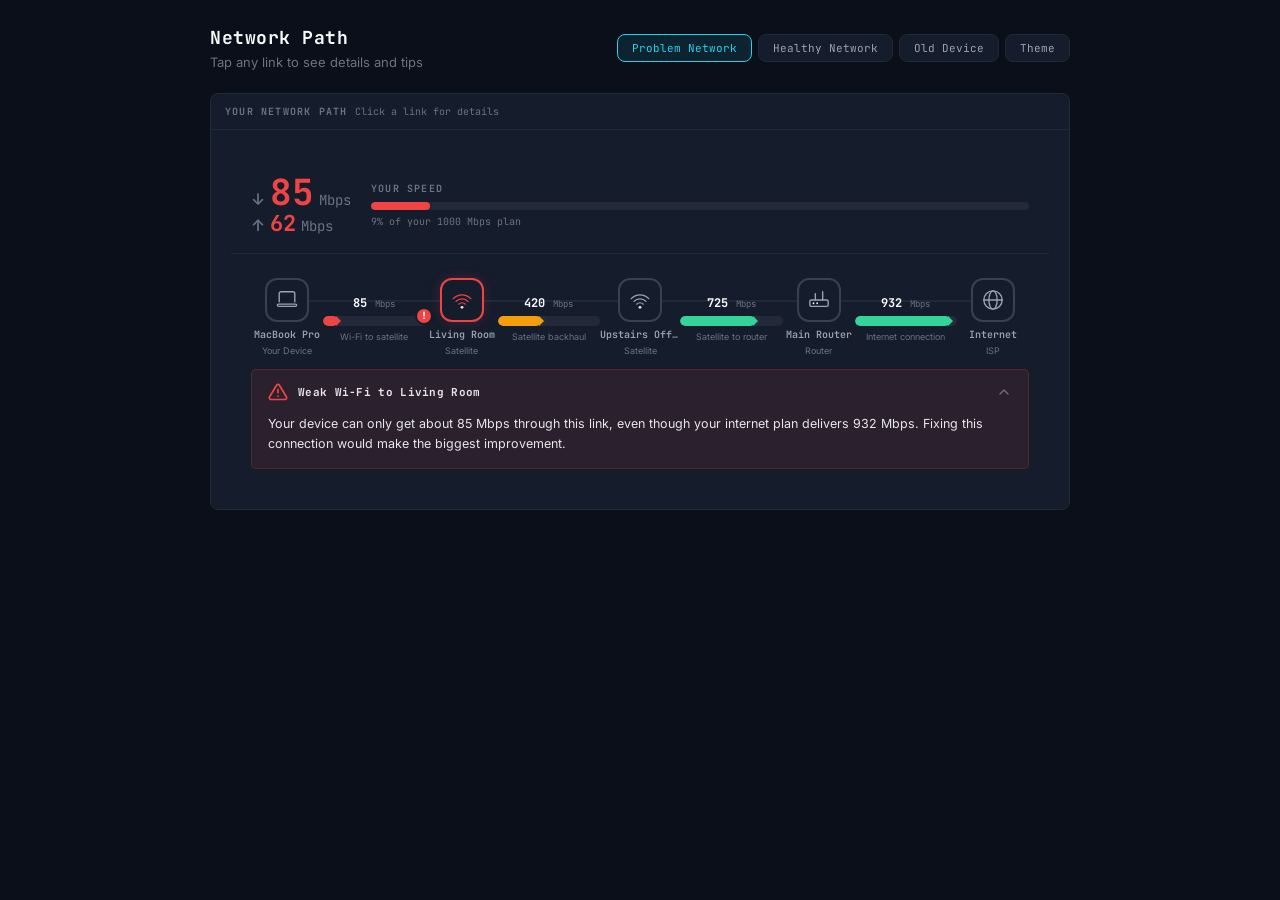
<file: path-test-sketch.html>
<!DOCTYPE html>
<html lang="en" data-theme="dark">
<head>
<meta charset="UTF-8">
<meta name="viewport" content="width=device-width, initial-scale=1.0">
<title>SpeedWave Path Test - Unified Pipeline</title>
<link href="https://fonts.googleapis.com/css2?family=Inter:wght@400;500;600;700&family=JetBrains+Mono:wght@400;500;600;700&display=swap" rel="stylesheet">
<style>
/* === SpeedWave Design Tokens === */
:root {
  --bg-primary:     #0b0f19;
  --bg-secondary:   #111827;
  --bg-card:        #151c2c;
  --bg-card-hover:  #1a2236;
  --bg-input:       #1a2236;
  --bg-tooltip:     #1e2740;
  --text-primary:   #e5e7eb;
  --text-secondary: #9ca3af;
  --text-muted:     #6b7280;
  --text-heading:   #f9fafb;
  --border:         #1f2937;
  --border-light:   #1a2236;
  --border-bright:  #374151;
  --accent-cyan:    #22d3ee;
  --accent-cyan-dim: rgba(34, 211, 238, 0.10);
  --accent-magenta: #e879f9;
  --accent-magenta-dim: rgba(232, 121, 249, 0.10);
  --accent-green:   #34d399;
  --accent-green-dim: rgba(52, 211, 153, 0.10);
  --accent-amber:   #f59e0b;
  --accent-amber-dim: rgba(245, 158, 11, 0.10);
  --accent-red:     #ef4444;
  --accent-red-dim: rgba(239, 68, 68, 0.10);
  --accent-blue:    #3b82f6;
  --accent-blue-dim: rgba(59, 130, 246, 0.10);
  --accent-purple:  #a78bfa;
  --font-sans:  'Inter', -apple-system, BlinkMacSystemFont, sans-serif;
  --font-mono:  'JetBrains Mono', 'SFMono-Regular', Menlo, monospace;
  --gap:        12px;
  --radius:     8px;
  --radius-sm:  5px;
  --transition: 150ms ease;
  --shadow:     0 1px 3px rgba(0,0,0,0.35);
  --shadow-lg:  0 4px 20px rgba(0,0,0,0.5);
}
[data-theme="light"] {
  --bg-primary:     #f1f3f6;
  --bg-secondary:   #f6f7f9;
  --bg-card:        #ffffff;
  --bg-card-hover:  #f7f8fa;
  --bg-input:       #edf0f4;
  --bg-tooltip:     #1e2740;
  --text-primary:   #1a2332;
  --text-secondary: #475569;
  --text-muted:     #8494a7;
  --text-heading:   #0f1729;
  --border:         #d8dce3;
  --border-light:   #e8ebf0;
  --border-bright:  #c8cdd5;
  --shadow:         0 1px 3px rgba(0,0,0,0.07);
  --shadow-lg:      0 4px 20px rgba(0,0,0,0.12);
}

* { margin: 0; padding: 0; box-sizing: border-box; }
html { font-size: 14px; }
body {
  background: var(--bg-primary);
  color: var(--text-primary);
  font-family: var(--font-sans);
  line-height: 1.5;
  padding: 24px;
  min-height: 100vh;
}

/* === Page Shell === */
.page-header {
  max-width: 860px;
  margin: 0 auto 20px;
  display: flex;
  align-items: center;
  justify-content: space-between;
  flex-wrap: wrap;
  gap: 12px;
}
.page-title {
  font-family: var(--font-mono);
  font-size: 18px;
  font-weight: 700;
  color: var(--text-heading);
  letter-spacing: 0.5px;
}
.page-subtitle { font-size: 13px; color: var(--text-muted); margin-top: 2px; }
.controls { display: flex; gap: 6px; flex-wrap: wrap; }
.ctrl-btn {
  background: var(--bg-card);
  border: 1px solid var(--border);
  border-radius: var(--radius);
  padding: 6px 14px;
  color: var(--text-secondary);
  font-family: var(--font-mono);
  font-size: 11px;
  cursor: pointer;
  transition: all var(--transition);
}
.ctrl-btn:hover { border-color: var(--border-bright); color: var(--text-heading); }
.ctrl-btn.active { background: var(--accent-cyan-dim); border-color: var(--accent-cyan); color: var(--accent-cyan); }

.card {
  background: var(--bg-card);
  border: 1px solid var(--border);
  border-radius: var(--radius);
  overflow: hidden;
  transition: background var(--transition), border-color var(--transition);
  max-width: 860px;
  margin: 0 auto;
}
[data-theme="light"] .card { box-shadow: var(--shadow); }
[data-theme="light"] .p-node-icon { border-color: var(--border-bright); background: var(--bg-card); }
[data-theme="light"] .p-node-icon svg { stroke: var(--text-muted); }
[data-theme="light"] .p-node-icon.has-issue svg { stroke: var(--accent-red); }
.card-label {
  font-family: var(--font-mono);
  font-size: 10px;
  font-weight: 700;
  text-transform: uppercase;
  letter-spacing: 1.2px;
  color: var(--text-muted);
  padding: 10px 14px;
  border-bottom: 1px solid var(--border);
  display: flex;
  align-items: center;
  gap: 8px;
}

/* ============================================================
   HORIZONTAL PIPELINE (Desktop / Wide)
   ============================================================ */
.path-container { padding: 24px 20px 20px; }

.pipeline {
  display: flex;
  align-items: flex-start;
  gap: 0;
  position: relative;
}
/* Baseline track: thin line connecting all nodes */
.pipeline::before {
  content: '';
  position: absolute;
  top: 22px; /* center of 44px node icon */
  left: 36px; /* half of first node min-width */
  right: 36px;
  height: 2px;
  background: var(--border);
  border-radius: 1px;
  z-index: 0;
}

/* --- Node --- */
.p-node {
  display: flex;
  flex-direction: column;
  align-items: center;
  gap: 5px;
  z-index: 2;
  flex-shrink: 0;
  min-width: 72px;
}
.p-node-icon {
  width: 44px;
  height: 44px;
  border-radius: 12px;
  display: flex;
  align-items: center;
  justify-content: center;
  border: 2px solid var(--border-bright);
  background: var(--bg-card);
  transition: all 0.25s;
  position: relative;
}
.p-node-icon svg {
  width: 22px;
  height: 22px;
  stroke: var(--text-secondary);
  stroke-width: 1.5;
  fill: none;
  stroke-linecap: round;
  stroke-linejoin: round;
  transition: stroke 0.25s;
}
.p-node-icon.has-issue svg { stroke: var(--accent-red); }
.p-node-icon.has-issue {
  border-color: var(--accent-red);
  box-shadow: 0 0 12px rgba(239, 68, 68, 0.2);
}
.p-node-name {
  font-family: var(--font-mono);
  font-size: 10px;
  font-weight: 600;
  color: var(--text-secondary);
  text-align: center;
  max-width: 80px;
  white-space: nowrap;
  overflow: hidden;
  text-overflow: ellipsis;
}
.p-node-role {
  font-size: 9px;
  color: var(--text-muted);
  margin-top: -3px;
  text-align: center;
}
/* Desktop: hide the mobile-only text block */
.p-node-text-mobile { display: none; }

/* --- Link (the segment between nodes) --- */
.p-link {
  flex: 1;
  display: flex;
  flex-direction: column;
  align-items: center;
  min-width: 80px;
  position: relative;
  cursor: pointer;
  /* vertically center the bar with the node icons */
  padding-top: 16px;
}

/* Speed label above bar */
.p-link-speed {
  font-family: var(--font-mono);
  font-size: 12px;
  font-weight: 700;
  color: var(--text-heading);
  margin-bottom: 4px;
  transition: all 0.2s;
  white-space: nowrap;
}
.p-link-speed .unit {
  font-weight: 400;
  font-size: 9px;
  color: var(--text-muted);
  margin-left: 1px;
}

/* The bar: gray track at full width, colored fill inside */
.p-link-bar {
  width: 100%;
  height: 10px;
  border-radius: 5px;
  transition: transform 0.2s;
  position: relative;
  background: rgba(255,255,255,0.06);
  overflow: hidden;
}
[data-theme="light"] .p-link-bar { background: rgba(0,0,0,0.06); }
.p-link:hover .p-link-bar-wrap .p-link-bar { transform: scaleY(1.6); }
.p-link-bar-fill {
  height: 100%;
  border-radius: 5px;
  transition: width 0.6s ease-out;
  position: relative;
}
.p-link-bar-fill.good { background: var(--accent-green); box-shadow: 0 0 10px rgba(52,211,153,0.25); }
.p-link-bar-fill.moderate { background: var(--accent-amber); box-shadow: 0 0 10px rgba(245,158,11,0.25); }
.p-link-bar-fill.poor {
  background: var(--accent-red);
  box-shadow: 0 0 10px rgba(239,68,68,0.25);
  animation: barPulse 2s ease-in-out infinite;
}
@keyframes barPulse {
  0%, 100% { opacity: 1; }
  50% { opacity: 0.55; }
}

/* Bar wrapper: positions the notification dot relative to the track */
.p-link-bar-wrap {
  position: relative;
  width: 100%;
}
/* Worst-link notification dot */
/* Notification dot: positioned on .p-link-bar-wrap, top-right of the gray pipe */
.p-link-notif {
  display: none;
  position: absolute;
  top: -9px;
  right: -7px;
  width: 18px;
  height: 18px;
  border-radius: 50%;
  background: var(--accent-red);
  border: 2.5px solid var(--bg-card);
  z-index: 5;
  animation: notifPulse 2s cubic-bezier(0.4, 0, 0.2, 1) infinite;
  pointer-events: none;
}
.p-link-notif::after {
  content: '!';
  font-family: var(--font-mono);
  font-size: 10px;
  font-weight: 900;
  color: #fff;
  position: absolute;
  top: 50%;
  left: 50%;
  transform: translate(-50%, -50%);
  line-height: 1;
}
.p-link.worst-link .p-link-notif { display: block; }
/* The pulse: scale + outward ring shadow in sync */
@keyframes notifPulse {
  0% {
    transform: scale(1);
    box-shadow: 0 0 0 0 rgba(239, 68, 68, 0.5);
  }
  40% {
    transform: scale(1.15);
    box-shadow: 0 0 0 8px rgba(239, 68, 68, 0);
  }
  100% {
    transform: scale(1);
    box-shadow: 0 0 0 0 rgba(239, 68, 68, 0);
  }
}

/* Label below bar */
.p-link-label {
  font-size: 9px;
  color: var(--text-muted);
  margin-top: 4px;
  white-space: nowrap;
  text-align: center;
}

/* Arrow indicator at end of fill */
.p-link-bar-fill::after {
  content: '';
  position: absolute;
  right: -3px;
  top: 50%;
  transform: translateY(-50%);
  width: 0;
  height: 0;
  border-top: 5px solid transparent;
  border-bottom: 5px solid transparent;
}
.p-link-bar-fill.good::after { border-left: 5px solid var(--accent-green); }
.p-link-bar-fill.moderate::after { border-left: 5px solid var(--accent-amber); }
.p-link-bar-fill.poor::after { border-left: 5px solid var(--accent-red); }

/* === Inline Detail Panel (expands below clicked link) === */
.p-detail-row {
  max-height: 0;
  overflow: hidden;
  transition: max-height 0.35s ease, margin 0.35s ease, opacity 0.25s ease;
  opacity: 0;
  margin-top: 0;
}
.p-detail-row.open {
  max-height: 300px;
  opacity: 1;
  margin-top: 16px;
}
.p-detail {
  display: flex;
  align-items: flex-start;
  gap: 16px;
  padding: 14px 16px;
  border-radius: var(--radius);
  border: 1px solid var(--border-light);
  background: var(--bg-input);
  position: relative;
}
/* Upward-pointing triangle connecting detail to pipeline */
.p-detail::before {
  content: '';
  position: absolute;
  top: -7px;
  left: var(--arrow-left, 50%);
  transform: translateX(-50%);
  width: 0;
  height: 0;
  border-left: 7px solid transparent;
  border-right: 7px solid transparent;
  border-bottom: 7px solid var(--border-light);
}
.p-detail::after {
  content: '';
  position: absolute;
  top: -6px;
  left: var(--arrow-left, 50%);
  transform: translateX(-50%);
  width: 0;
  height: 0;
  border-left: 6px solid transparent;
  border-right: 6px solid transparent;
  border-bottom: 6px solid var(--bg-input);
}
.p-detail-speeds {
  display: flex;
  flex-direction: column;
  gap: 8px;
  flex-shrink: 0;
  min-width: 110px;
}
.p-detail-speed-row {
  display: flex;
  align-items: baseline;
  gap: 5px;
}
.p-detail-dir {
  font-size: 12px;
  width: 14px;
  text-align: center;
}
.p-detail-dir.dl { color: var(--text-muted); }
.p-detail-dir.ul { color: var(--text-muted); }
.p-detail-val {
  font-family: var(--font-mono);
  font-size: 18px;
  font-weight: 700;
  color: var(--text-heading);
}
.p-detail-unit {
  font-family: var(--font-mono);
  font-size: 10px;
  color: var(--text-muted);
}

/* Capacity mini-bar in detail */
.p-detail-bar-wrap {
  display: flex;
  align-items: center;
  gap: 8px;
  margin-top: 4px;
}
.p-detail-bar {
  flex: 1;
  height: 6px;
  border-radius: 3px;
  background: rgba(255,255,255,0.06);
  overflow: hidden;
}
[data-theme="light"] .p-detail-bar { background: rgba(0,0,0,0.06); }
.p-detail-bar-fill {
  height: 100%;
  border-radius: 3px;
}
.p-detail-bar-fill.good { background: var(--accent-green); }
.p-detail-bar-fill.moderate { background: var(--accent-amber); }
.p-detail-bar-fill.poor { background: var(--accent-red); }
.p-detail-pct {
  font-family: var(--font-mono);
  font-size: 11px;
  font-weight: 600;
  color: var(--text-secondary);
  flex-shrink: 0;
  min-width: 32px;
  text-align: right;
}

/* Recommendation in detail */
.p-detail-rec {
  flex: 1;
  display: flex;
  flex-direction: column;
  gap: 8px;
  min-width: 0;
}
.p-detail-badge {
  display: inline-flex;
  align-items: center;
  gap: 5px;
  font-family: var(--font-mono);
  font-size: 10px;
  font-weight: 700;
  text-transform: uppercase;
  letter-spacing: 0.8px;
  padding: 3px 10px;
  border-radius: 4px;
  width: fit-content;
}
.p-detail-badge.good { color: var(--accent-green); background: var(--accent-green-dim); border: 1px solid rgba(52,211,153,0.25); }
.p-detail-badge.moderate { color: var(--accent-amber); background: var(--accent-amber-dim); border: 1px solid rgba(245,158,11,0.25); }
.p-detail-badge.poor { color: var(--accent-red); background: var(--accent-red-dim); border: 1px solid rgba(239,68,68,0.25); }

.p-detail-rec-text {
  font-size: 12.5px;
  line-height: 1.55;
  color: var(--text-primary);
}
.p-detail-rec-text strong { font-weight: 600; }

/* Close button for detail panel (kept small, tap-outside also closes) */
.p-detail-close {
  position: absolute;
  top: 8px;
  right: 8px;
  width: 22px;
  height: 22px;
  border-radius: 4px;
  border: none;
  background: rgba(255,255,255,0.04);
  color: var(--text-muted);
  font-size: 14px;
  cursor: pointer;
  display: flex;
  align-items: center;
  justify-content: center;
  transition: all var(--transition);
}
.p-detail-close:hover { color: var(--text-heading); background: rgba(255,255,255,0.10); }
[data-theme="light"] .p-detail-close { background: rgba(0,0,0,0.04); }
[data-theme="light"] .p-detail-close:hover { background: rgba(0,0,0,0.08); }

/* === Speed Hero (top of card) === */
.p-hero {
  display: flex;
  align-items: center;
  gap: 20px;
  padding: 20px 20px 16px;
  border-bottom: 1px solid var(--border);
  margin-bottom: 0;
}
.p-hero-speeds {
  display: flex;
  flex-direction: column;
  gap: 2px;
  flex-shrink: 0;
}
.p-hero-speed {
  display: flex;
  align-items: baseline;
  gap: 5px;
}
.p-hero-speed-ul .p-hero-val { font-size: 22px; }
.p-hero-dir {
  font-size: 16px;
  font-weight: 600;
  width: 14px;
  text-align: center;
  color: var(--text-muted);
}
.p-hero-val {
  font-family: var(--font-mono);
  font-size: 36px;
  font-weight: 700;
  color: var(--text-heading);
  line-height: 1;
}
.p-hero-unit {
  font-family: var(--font-mono);
  font-size: 14px;
  color: var(--text-muted);
  font-weight: 400;
}
.p-hero-meta {
  flex: 1;
  min-width: 0;
}
.p-hero-label {
  font-family: var(--font-mono);
  font-size: 10px;
  font-weight: 700;
  text-transform: uppercase;
  letter-spacing: 1.2px;
  color: var(--text-muted);
  margin-bottom: 6px;
}
.p-hero-bar {
  height: 8px;
  border-radius: 4px;
  background: rgba(255,255,255,0.06);
  overflow: hidden;
}
[data-theme="light"] .p-hero-bar { background: rgba(0,0,0,0.06); }
.p-hero-bar-fill {
  height: 100%;
  border-radius: 4px;
  transition: width 1s ease-out;
}
.p-hero-of {
  font-family: var(--font-mono);
  font-size: 10px;
  color: var(--text-muted);
  margin-top: 4px;
}
@media (max-width: 860px) {
  .p-hero { padding: 16px; gap: 14px; }
  .p-hero-val { font-size: 26px; }
  .p-hero-speed-ul .p-hero-val { font-size: 18px; }
  .p-hero-dir { font-size: 14px; }
}

/* === End-to-end summary bar (now inside bottleneck area) === */
.p-summary {
  display: flex;
  align-items: center;
  gap: 14px;
  padding: 12px 16px;
  margin-top: 16px;
  background: var(--bg-input);
  border-radius: var(--radius-sm);
  border: 1px solid var(--border-light);
}
.p-summary-label {
  font-family: var(--font-mono);
  font-size: 10px;
  font-weight: 600;
  text-transform: uppercase;
  letter-spacing: 1px;
  color: var(--text-muted);
  white-space: nowrap;
}
.p-summary-bar {
  flex: 1;
  height: 6px;
  border-radius: 3px;
  background: rgba(255,255,255,0.06);
  overflow: hidden;
}
[data-theme="light"] .p-summary-bar { background: rgba(0,0,0,0.06); }
.p-summary-fill {
  height: 100%;
  border-radius: 3px;
  transition: width 1s ease-out;
}
.p-summary-value {
  font-family: var(--font-mono);
  font-size: 14px;
  font-weight: 700;
  color: var(--text-heading);
  white-space: nowrap;
}
.p-summary-value .unit {
  font-size: 10px;
  font-weight: 400;
  color: var(--text-muted);
}

/* === Bottleneck / "What can I do?" expandable section === */
.p-bottleneck {
  margin-top: 12px;
  border-radius: var(--radius-sm);
  font-size: 12.5px;
  line-height: 1.5;
  overflow: hidden;
}
.p-bottleneck.has-issue {
  background: var(--accent-red-dim);
  border: 1px solid rgba(239,68,68,0.2);
  color: var(--text-primary);
}
.p-bottleneck.has-warning {
  background: var(--accent-amber-dim);
  border: 1px solid rgba(245,158,11,0.2);
  color: var(--text-primary);
}
.p-bottleneck.all-good {
  background: var(--accent-green-dim);
  border: 1px solid rgba(52,211,153,0.2);
  color: var(--text-primary);
}

.p-bottleneck-header {
  display: flex;
  align-items: center;
  gap: 10px;
  padding: 12px 16px;
  cursor: pointer;
  user-select: none;
  transition: background 0.15s;
}
.p-bottleneck-header:hover { background: rgba(255,255,255,0.03); }
[data-theme="light"] .p-bottleneck-header:hover { background: rgba(0,0,0,0.03); }

.p-bottleneck-icon {
  flex-shrink: 0;
  width: 20px;
  height: 20px;
}
.p-bottleneck-icon svg {
  width: 20px;
  height: 20px;
  stroke-width: 2;
  stroke-linecap: round;
  stroke-linejoin: round;
  fill: none;
}

.p-bottleneck-title {
  flex: 1;
  font-family: var(--font-mono);
  font-size: 11px;
  font-weight: 700;
  letter-spacing: 0.3px;
}
.p-bottleneck-chevron {
  width: 16px;
  height: 16px;
  flex-shrink: 0;
  transition: transform 0.25s ease;
}
.p-bottleneck-chevron svg {
  width: 16px;
  height: 16px;
  stroke: var(--text-muted);
  stroke-width: 2;
  stroke-linecap: round;
  stroke-linejoin: round;
  fill: none;
}
.p-bottleneck.expanded .p-bottleneck-chevron { transform: rotate(180deg); }

.p-bottleneck-body {
  max-height: 0;
  overflow: hidden;
  transition: max-height 0.35s ease, padding 0.35s ease;
  padding: 0 16px;
}
.p-bottleneck.expanded .p-bottleneck-body {
  max-height: 200px;
  padding: 0 16px 14px;
}
.p-bottleneck-text { line-height: 1.6; }
.p-bottleneck-text strong { font-weight: 600; }

/* ============================================================
   VERTICAL PIPELINE (Mobile / Tablet)
   ============================================================ */
@media (max-width: 860px) {
  body { padding: 12px; }
  .page-header { margin-bottom: 12px; }
  .page-title { font-size: 15px; }

  .pipeline {
    flex-direction: column;
    align-items: stretch;
    gap: 0;
  }
  .pipeline::before { display: none; }

  /* Hide desktop labels, show mobile text block */
  .p-node > .p-node-name,
  .p-node > .p-node-role { display: none; }
  .p-node-text-mobile { display: block !important; }

  .p-node {
    flex-direction: row;
    gap: 10px;
    min-width: unset;
    padding: 4px 0;
  }
  .p-node-icon { width: 38px; height: 38px; border-radius: 10px; flex-shrink: 0; }
  .p-node-icon svg { width: 20px; height: 20px; }
  .p-node-text-mobile .p-node-name { max-width: 200px; text-align: left; font-size: 11px; }
  .p-node-text-mobile .p-node-role { text-align: left; margin-top: 0; }

  .p-link {
    flex-direction: row;
    align-items: center;
    padding: 10px 0 10px 18px;
    min-width: unset;
    gap: 10px;
    position: relative;
  }
  /* Vertical connector line on mobile */
  .p-link::before {
    content: '';
    position: absolute;
    left: 18px;
    top: 0;
    bottom: 0;
    width: 4px;
    border-radius: 2px;
    background: var(--border);
  }
  .p-link.q-good::before { background: var(--accent-green); }
  .p-link.q-moderate::before { background: var(--accent-amber); }
  .p-link.q-poor::before {
    background: var(--accent-red);
    animation: barPulse 2s ease-in-out infinite;
  }

  .p-link-bar-wrap { display: none; }

  .p-link-speed {
    font-size: 14px;
    margin-bottom: 0;
    margin-left: 22px;
  }
  .p-link-label {
    margin-top: 0;
    margin-left: 0;
    flex: 1;
  }

  /* Worst-link dot: on mobile, center on the vertical color strip */
  /* Use margin-top instead of translateY for centering — the pulse animation owns transform */
  .p-link.worst-link .p-link-bar-wrap { display: block; position: static; }
  .p-link.worst-link .p-link-bar { display: none; }
  .p-link.worst-link .p-link-notif {
    top: 50%; right: auto;
    left: 11px;
    margin-top: -9px;
  }

  /* Mobile speed + badge inline */
  .p-link-mobile-badge {
    display: inline-flex;
    font-family: var(--font-mono);
    font-size: 9px;
    font-weight: 700;
    text-transform: uppercase;
    letter-spacing: 0.6px;
    padding: 2px 7px;
    border-radius: 3px;
    margin-left: 8px;
  }
  .p-link-mobile-badge.good { color: var(--accent-green); background: var(--accent-green-dim); }
  .p-link-mobile-badge.moderate { color: var(--accent-amber); background: var(--accent-amber-dim); }
  .p-link-mobile-badge.poor { color: var(--accent-red); background: var(--accent-red-dim); }

  /* Detail panel stacks vertically on mobile */
  .p-detail {
    flex-direction: column;
    gap: 12px;
    margin-left: 12px;
  }
  /* Arrow points left on mobile */
  .p-detail::before {
    top: 14px;
    left: -7px;
    transform: none;
    border-left: none;
    border-right: 7px solid var(--border-light);
    border-top: 7px solid transparent;
    border-bottom: 7px solid transparent;
  }
  .p-detail::after {
    top: 15px;
    left: -6px;
    transform: none;
    border-left: none;
    border-right: 6px solid var(--bg-input);
    border-top: 6px solid transparent;
    border-bottom: 6px solid transparent;
  }
  .p-detail-speeds {
    flex-direction: row;
    gap: 20px;
    min-width: unset;
  }

  .p-summary { flex-wrap: wrap; }
}

/* Hide mobile badge and mobile text on desktop */
@media (min-width: 861px) {
  .p-link-mobile-badge { display: none; }
}

/* XL: wider pipeline, bigger nodes */
@media (min-width: 1400px) {
  .card { max-width: 1100px; }
  .page-header { max-width: 1100px; }
  .p-node { min-width: 90px; }
  .p-node-icon { width: 52px; height: 52px; }
  .p-node-icon svg { width: 26px; height: 26px; }
  .p-node-name { font-size: 12px; max-width: 110px; }
  .p-node-role { font-size: 10px; }
  .p-link-speed { font-size: 15px; }
  .p-link-label { font-size: 10px; }
  .p-link-bar { height: 12px; border-radius: 6px; }
  .p-link-bar-fill { border-radius: 6px; }
  .p-link { min-width: 100px; }
  .pipeline::before { top: 26px; left: 45px; right: 45px; }
  .p-detail { max-width: 560px; margin: 0 auto; }
}
</style>
</head>
<body>

<div class="page-header">
  <div>
    <div class="page-title">Network Path</div>
    <div class="page-subtitle">Tap any link to see details and tips</div>
  </div>
  <div class="controls">
    <button class="ctrl-btn active" onclick="setScenario('problem',this)">Problem Network</button>
    <button class="ctrl-btn" onclick="setScenario('good',this)">Healthy Network</button>
    <button class="ctrl-btn" onclick="setScenario('oldclient',this)">Old Device</button>
    <button class="ctrl-btn" onclick="toggleTheme()">Theme</button>
  </div>
</div>

<div class="card">
  <div class="card-label">
    <span>Your Network Path</span>
    <span style="font-weight:400;letter-spacing:0;text-transform:none;font-size:10px;color:var(--text-muted)">Click a link for details</span>
  </div>
  <div class="path-container" id="path-root"></div>
</div>

<script>
// === SVG ICON MAP (line icons, stroke-based, no fill) ===
const ICONS = {
  laptop: `<svg viewBox="0 0 24 24"><path d="M3.5 14V5a2 2 0 0 1 2-2h13a2 2 0 0 1 2 2v9"/><path d="M1.5 17.5a1 1 0 0 1 1-1h19a1 1 0 0 1 1 1v0a1.5 1.5 0 0 1-1.5 1.5h-18A1.5 1.5 0 0 1 1.5 17.5z"/></svg>`,
  phone: `<svg viewBox="0 0 24 24"><rect x="7" y="2" width="10" height="20" rx="2.5"/><line x1="10" y1="18" x2="14" y2="18"/></svg>`,
  satellite: `<svg viewBox="0 0 24 24"><circle cx="12" cy="20" r="1.5" fill="currentColor" stroke="none"/><path d="M8.5 16.5a5 5 0 0 1 7 0"/><path d="M5.5 13.5a9 9 0 0 1 13 0"/><path d="M2.5 10.5a13 13 0 0 1 19 0"/></svg>`,
  router: `<svg viewBox="0 0 24 24"><rect x="2" y="12" width="20" height="7" rx="1.5"/><circle cx="6" cy="15.5" r="1" fill="currentColor" stroke="none"/><circle cx="10" cy="15.5" r="1" fill="currentColor" stroke="none"/><path d="M8 5v7"/><path d="M16 3v9"/></svg>`,
  globe: `<svg viewBox="0 0 24 24"><circle cx="12" cy="12" r="10"/><ellipse cx="12" cy="12" rx="4.5" ry="10"/><path d="M2 12h20"/></svg>`
};

// Bottleneck status icons (stroke-based)
const STATUS_ICONS = {
  warning: `<svg viewBox="0 0 24 24" stroke="var(--accent-red)"><path d="M10.29 3.86L1.82 18a2 2 0 0 0 1.71 3h16.94a2 2 0 0 0 1.71-3L13.71 3.86a2 2 0 0 0-3.42 0z"/><line x1="12" y1="9" x2="12" y2="13"/><line x1="12" y1="17" x2="12.01" y2="17"/></svg>`,
  ok: `<svg viewBox="0 0 24 24" stroke="var(--accent-green)"><circle cx="12" cy="12" r="10"/><polyline points="16 9 10.5 15 8 12.5"/></svg>`,
  device: `<svg viewBox="0 0 24 24" stroke="var(--accent-amber)"><rect x="7" y="2" width="10" height="20" rx="2"/><line x1="12" y1="18" x2="12" y2="18.01"/></svg>`
};

// Map node types to icons
function nodeIcon(type) {
  if (type === 'client-laptop') return ICONS.laptop;
  if (type === 'client-phone') return ICONS.phone;
  if (type === 'sat') return ICONS.satellite;
  if (type === 'hub') return ICONS.router;
  if (type === 'wan') return ICONS.globe;
  return ICONS.laptop;
}

// === SCENARIO DATA ===
const scenarios = {
  problem: {
    name: "Problem Network",
    wan: { dl: 932, ul: 931, service: 1000 },
    nodes: [
      { name: "MacBook Pro", role: "Your Device", type: "client-laptop" },
      { name: "Living Room", role: "Satellite", type: "sat" },
      { name: "Upstairs Office", role: "Satellite", type: "sat" },
      { name: "Main Router", role: "Router", type: "hub" },
      { name: "Internet", role: "ISP", type: "wan" }
    ],
    links: [
      {
        quality: "poor", dl: 85, ul: 62, pct: 9,
        label: "Wi-Fi to satellite",
        badge: "Weak signal",
        rec: "<strong>Weak Wi-Fi signal.</strong> Your MacBook Pro has a poor connection to the Living Room satellite. Try moving closer to the satellite, or make sure there aren't thick walls or large appliances between them."
      },
      {
        quality: "moderate", dl: 420, ul: 380, pct: 45,
        label: "Satellite backhaul",
        badge: "Could be better",
        rec: "<strong>Satellite link is slowing things down.</strong> The wireless connection between your Living Room and Upstairs Office satellites is only running at half capacity. Try moving the Living Room satellite to a spot with a clearer line of sight to the Upstairs Office unit."
      },
      {
        quality: "good", dl: 725, ul: 690, pct: 78,
        label: "Satellite to router",
        badge: "Strong",
        rec: "This link is performing well. No action needed."
      },
      {
        quality: "good", dl: 932, ul: 931, pct: 100,
        label: "Internet connection",
        badge: "Full speed",
        rec: "Your internet service is running at full speed."
      }
    ],
    bottleneck: {
      type: "has-issue",
      icon: "warning",
      title: "Weak Wi-Fi to Living Room",
      text: "Your device can only get about 85 Mbps through this link, even though your internet plan delivers 932 Mbps. Fixing this connection would make the biggest improvement."
    }
  },
  good: {
    name: "Healthy Network",
    wan: { dl: 945, ul: 940, service: 1000 },
    nodes: [
      { name: "iPhone 15", role: "Your Device", type: "client-phone" },
      { name: "Kitchen", role: "Satellite", type: "sat" },
      { name: "Main Router", role: "Router", type: "hub" },
      { name: "Internet", role: "ISP", type: "wan" }
    ],
    links: [
      {
        quality: "good", dl: 620, ul: 580, pct: 66,
        label: "Wi-Fi to satellite",
        badge: "Strong",
        rec: "Good connection to the Kitchen satellite."
      },
      {
        quality: "good", dl: 810, ul: 790, pct: 87,
        label: "Satellite to router",
        badge: "Strong",
        rec: "Strong backhaul link. No issues."
      },
      {
        quality: "good", dl: 945, ul: 940, pct: 100,
        label: "Internet connection",
        badge: "Full speed",
        rec: "Your internet service is running at full speed."
      }
    ],
    bottleneck: {
      type: "all-good",
      icon: "ok",
      title: "All Clear",
      text: "Every link in your network is performing well. Your end-to-end speed is limited only by your Wi-Fi device capability, which is normal."
    }
  },
  oldclient: {
    name: "Old Device",
    wan: { dl: 480, ul: 460, service: 500 },
    nodes: [
      { name: "Galaxy S7", role: "Your Device", type: "client-phone" },
      { name: "Bedroom", role: "Satellite", type: "sat" },
      { name: "Main Router", role: "Router", type: "hub" },
      { name: "Internet", role: "ISP", type: "wan" }
    ],
    links: [
      {
        quality: "poor", dl: 52, ul: 38, pct: 10,
        label: "Wi-Fi to satellite",
        badge: "Old device",
        rec: "<strong>Your device is the bottleneck.</strong> The Galaxy S7 (2016) only supports older, slower Wi-Fi. Even with a strong signal, this device can't go much faster. Upgrading to a newer phone or tablet would make a dramatic difference."
      },
      {
        quality: "good", dl: 750, ul: 720, pct: 94,
        label: "Satellite to router",
        badge: "Strong",
        rec: "Great backhaul performance."
      },
      {
        quality: "moderate", dl: 480, ul: 460, pct: 96,
        label: "Internet connection",
        badge: "Plan speed",
        rec: "Running at your plan speed. Contact your ISP if you'd like a faster plan."
      }
    ],
    bottleneck: {
      type: "has-issue",
      icon: "device",
      title: "Old device is the bottleneck",
      text: "Your Galaxy S7 (2016) uses older Wi-Fi technology that maxes out around 50 Mbps. Your network and internet connection are fast. A newer device would unlock speeds 10x faster."
    }
  }
};

let current = 'problem';
let openDetail = -1; // which link index detail is open, -1 = none
let bottleneckExpanded = true; // auto-expand for problem scenarios on load

function setScenario(key, btn) {
  current = key;
  openDetail = -1;
  // Auto-expand bottleneck when there's an issue, collapse for all-good
  bottleneckExpanded = scenarios[key].bottleneck.type !== 'all-good';
  document.querySelectorAll('.ctrl-btn').forEach(b => b.classList.remove('active'));
  btn.classList.add('active');
  render();
}

function toggleTheme() {
  document.documentElement.dataset.theme =
    document.documentElement.dataset.theme === 'light' ? 'dark' : 'light';
}

function toggleDetail(idx) {
  openDetail = openDetail === idx ? -1 : idx;
  render();
}

function toggleBottleneck() {
  bottleneckExpanded = !bottleneckExpanded;
  render();
}

function render() {
  const s = scenarios[current];
  const root = document.getElementById('path-root');
  let html = '';

  // === Speed Hero (first thing they see) ===
  const bottleneckDl = Math.min(...s.links.map(l => l.dl));
  const bottleneckUl = Math.min(...s.links.map(l => l.ul));
  const dlPct = Math.round((bottleneckDl / s.wan.service) * 100);
  const ulPct = Math.round((bottleneckUl / s.wan.service) * 100);
  const dlColor = dlPct >= 60 ? 'var(--accent-green)' : dlPct >= 30 ? 'var(--accent-amber)' : 'var(--accent-red)';
  const dlColorRaw = dlPct >= 60 ? '#34d399' : dlPct >= 30 ? '#f59e0b' : '#ef4444';
  const ulColorRaw = ulPct >= 60 ? '#34d399' : ulPct >= 30 ? '#f59e0b' : '#ef4444';

  html += `
    <div class="p-hero">
      <div class="p-hero-speeds">
        <div class="p-hero-speed">
          <span class="p-hero-dir">\u2193</span>
          <span class="p-hero-val" style="color:${dlColorRaw}">${bottleneckDl}</span>
          <span class="p-hero-unit">Mbps</span>
        </div>
        <div class="p-hero-speed p-hero-speed-ul">
          <span class="p-hero-dir">\u2191</span>
          <span class="p-hero-val" style="color:${ulColorRaw}">${bottleneckUl}</span>
          <span class="p-hero-unit">Mbps</span>
        </div>
      </div>
      <div class="p-hero-meta">
        <div class="p-hero-label">Your Speed</div>
        <div class="p-hero-bar">
          <div class="p-hero-bar-fill" style="width:${dlPct}%;background:${dlColor};"></div>
        </div>
        <div class="p-hero-of">${dlPct}% of your ${s.wan.service} Mbps plan</div>
      </div>
    </div>`;

  // === Find worst link index ===
  let worstIdx = -1, worstDl = Infinity;
  s.links.forEach((lk, i) => { if (lk.dl < worstDl) { worstDl = lk.dl; worstIdx = i; } });
  const hasBottleneck = s.links[worstIdx] && s.links[worstIdx].quality !== 'good';


  // === Pipeline row ===
  html += '<div class="path-container"><div class="pipeline">';
  for (let i = 0; i < s.nodes.length; i++) {
    const nd = s.nodes[i];
    const hasIssue = i > 0 && s.links[i-1] && s.links[i-1].quality === 'poor';
    const linkAfter = s.links[i];

    html += `
      <div class="p-node">
        <div class="p-node-icon ${hasIssue ? 'has-issue' : ''}">${nodeIcon(nd.type)}</div>
        <div class="p-node-name">${nd.name}</div>
        <div class="p-node-role">${nd.role}</div>
        <div class="p-node-text-mobile">
          <div class="p-node-name">${nd.name}</div>
          <div class="p-node-role">${nd.role}</div>
        </div>
      </div>`;

    if (linkAfter) {
      const lk = linkAfter;
      const isWorst = hasBottleneck && i === worstIdx;
      html += `
        <div class="p-link q-${lk.quality}${isWorst ? ' worst-link' : ''}" onclick="toggleDetail(${i})">
          <div class="p-link-speed">${lk.dl} <span class="unit">Mbps</span>
            <span class="p-link-mobile-badge ${lk.quality}">${lk.quality === 'good' ? '\u2713' : lk.quality === 'moderate' ? '!' : '\u2717'}</span>
          </div>
          <div class="p-link-bar-wrap"><div class="p-link-bar"><div class="p-link-bar-fill ${lk.quality}" style="width:${Math.max(15, Math.round((lk.dl / s.wan.service) * 100))}%"></div></div><div class="p-link-notif"></div></div>
          <div class="p-link-label">${lk.label}</div>
        </div>`;
    }
  }
  html += '</div>'; // close .pipeline
  for (let i = 0; i < s.links.length; i++) {
    const lk = s.links[i];
    const isOpen = openDetail === i;
    const fillPct = Math.min(lk.pct, 100);
    const fromNode = s.nodes[i].name;
    const toNode = s.nodes[i + 1].name;

    html += `
      <div class="p-detail-row ${isOpen ? 'open' : ''}">
        <div class="p-detail">
          <div class="p-detail-speeds">
            <div>
              <div class="p-detail-speed-row">
                <span class="p-detail-dir dl">\u2193</span>
                <span class="p-detail-val">${lk.dl}</span>
                <span class="p-detail-unit">Mbps</span>
              </div>
            </div>
            <div>
              <div class="p-detail-speed-row">
                <span class="p-detail-dir ul">\u2191</span>
                <span class="p-detail-val">${lk.ul}</span>
                <span class="p-detail-unit">Mbps</span>
              </div>
            </div>
            <div class="p-detail-bar-wrap">
              <div class="p-detail-bar">
                <div class="p-detail-bar-fill ${lk.quality}" style="width:${fillPct}%"></div>
              </div>
              <div class="p-detail-pct">${fillPct}%</div>
            </div>
          </div>
          <div class="p-detail-rec">
            <div style="display:flex;align-items:center;gap:8px;flex-wrap:wrap;">
              <span class="p-detail-badge ${lk.quality}">${lk.badge}</span>
              <span style="font-size:10px;color:var(--text-muted)">${fromNode} \u2192 ${toNode}</span>
            </div>
            <div class="p-detail-rec-text">${lk.rec}</div>
          </div>
          <button class="p-detail-close" onclick="event.stopPropagation();toggleDetail(${i})">\u2715</button>
        </div>
      </div>`;
  }

  // === Bottleneck / "What can I do?" expandable section ===
  const bnTitle = s.bottleneck.title || 'What can I do?';
  const chevronSvg = `<svg viewBox="0 0 24 24"><polyline points="6 9 12 15 18 9"/></svg>`;
  html += `
    <div class="p-bottleneck ${s.bottleneck.type}${bottleneckExpanded ? ' expanded' : ''}" onclick="toggleBottleneck()">
      <div class="p-bottleneck-header">
        <span class="p-bottleneck-icon">${STATUS_ICONS[s.bottleneck.icon] || s.bottleneck.icon}</span>
        <span class="p-bottleneck-title">${bnTitle}</span>
        <span class="p-bottleneck-chevron">${chevronSvg}</span>
      </div>
      <div class="p-bottleneck-body">
        <div class="p-bottleneck-text">${s.bottleneck.text}</div>
      </div>
    </div>`;

  html += '</div>'; // close .path-container

  root.innerHTML = html;

  // Position detail-panel arrows to align with the clicked link bar
  requestAnimationFrame(() => {
    const links = root.querySelectorAll('.pipeline .p-link');
    const details = root.querySelectorAll('.p-detail-row .p-detail');
    details.forEach((det, i) => {
      const link = links[i];
      if (!link || !det) return;
      const containerRect = det.parentElement.getBoundingClientRect();
      const detRect = det.getBoundingClientRect();
      const linkRect = link.getBoundingClientRect();
      // Center of the link relative to the detail panel's left edge
      const linkCenter = linkRect.left + linkRect.width / 2;
      const arrowLeft = linkCenter - detRect.left;
      // Clamp between 20px and panel width - 20px
      const clamped = Math.max(20, Math.min(arrowLeft, detRect.width - 20));
      det.style.setProperty('--arrow-left', clamped + 'px');
    });
  });
}

render();

// Close detail panel on tap/click outside
document.addEventListener('click', function(e) {
  if (openDetail === -1) return;
  // If click is inside a link or detail panel, let normal handlers deal with it
  if (e.target.closest('.p-link') || e.target.closest('.p-detail')) return;
  openDetail = -1;
  render();
});
</script>

</body>
</html>
</file>
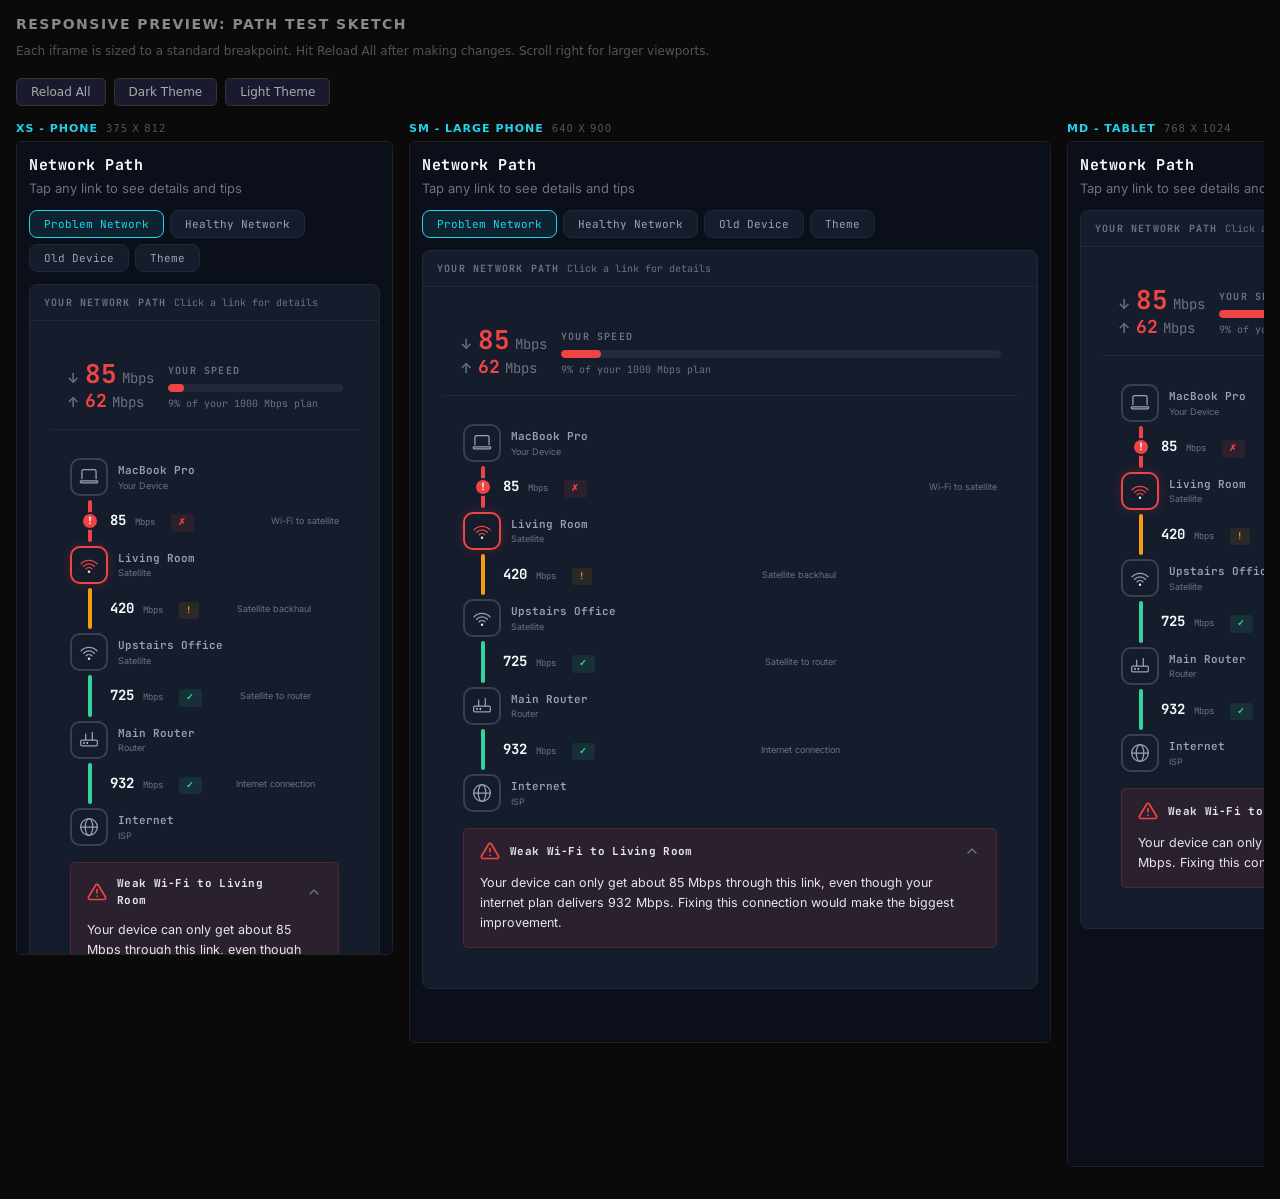
<file: preview-breakpoints.html>
<!DOCTYPE html>
<html lang="en">
<head>
<meta charset="UTF-8">
<title>Breakpoint Preview - Path Test</title>
<style>
  * { margin: 0; padding: 0; box-sizing: border-box; }
  body {
    background: #0a0a0a;
    color: #ccc;
    font-family: 'Segoe UI', system-ui, sans-serif;
    padding: 16px;
    min-height: 100vh;
  }
  h1 {
    font-size: 14px;
    font-weight: 600;
    color: #888;
    text-transform: uppercase;
    letter-spacing: 1.5px;
    margin-bottom: 12px;
  }
  .hint {
    font-size: 12px;
    color: #555;
    margin-bottom: 20px;
  }
  .frames {
    display: flex;
    gap: 16px;
    align-items: flex-start;
    overflow-x: auto;
    padding-bottom: 16px;
  }
  .frame-wrap {
    flex-shrink: 0;
    display: flex;
    flex-direction: column;
    gap: 6px;
  }
  .frame-label {
    font-size: 11px;
    font-weight: 700;
    color: #22d3ee;
    text-transform: uppercase;
    letter-spacing: 1px;
    display: flex;
    align-items: center;
    gap: 8px;
  }
  .frame-label .dim {
    font-weight: 400;
    color: #555;
    font-size: 10px;
  }
  .frame-border {
    border: 1px solid #222;
    border-radius: 6px;
    overflow: hidden;
    background: #111;
  }
  iframe {
    display: block;
    border: none;
    background: #0b0f19;
  }
  .controls {
    display: flex;
    gap: 8px;
    margin-bottom: 16px;
  }
  button {
    background: #1a1a2e;
    border: 1px solid #333;
    border-radius: 5px;
    color: #aaa;
    padding: 6px 14px;
    font-size: 12px;
    cursor: pointer;
    font-family: inherit;
  }
  button:hover { border-color: #22d3ee; color: #22d3ee; }
</style>
</head>
<body>

<h1>Responsive Preview: Path Test Sketch</h1>
<div class="hint">Each iframe is sized to a standard breakpoint. Hit Reload All after making changes. Scroll right for larger viewports.</div>

<div class="controls">
  <button onclick="reloadAll()">Reload All</button>
  <button onclick="toggleTheme('dark')">Dark Theme</button>
  <button onclick="toggleTheme('light')">Light Theme</button>
</div>

<div class="frames">
  <!-- xs: Phone portrait -->
  <div class="frame-wrap">
    <div class="frame-label">xs - Phone <span class="dim">375 x 812</span></div>
    <div class="frame-border">
      <iframe id="f-xs" src="path-test-sketch.html" width="375" height="812"></iframe>
    </div>
  </div>

  <!-- sm: Large phone / small tablet -->
  <div class="frame-wrap">
    <div class="frame-label">sm - Large Phone <span class="dim">640 x 900</span></div>
    <div class="frame-border">
      <iframe id="f-sm" src="path-test-sketch.html" width="640" height="900"></iframe>
    </div>
  </div>

  <!-- md: Tablet portrait -->
  <div class="frame-wrap">
    <div class="frame-label">md - Tablet <span class="dim">768 x 1024</span></div>
    <div class="frame-border">
      <iframe id="f-md" src="path-test-sketch.html" width="768" height="1024"></iframe>
    </div>
  </div>

  <!-- lg: Tablet landscape / small laptop -->
  <div class="frame-wrap">
    <div class="frame-label">lg - Small Laptop <span class="dim">1024 x 768</span></div>
    <div class="frame-border">
      <iframe id="f-lg" src="path-test-sketch.html" width="1024" height="768"></iframe>
    </div>
  </div>

  <!-- xl: Desktop -->
  <div class="frame-wrap">
    <div class="frame-label">xl - Desktop <span class="dim">1280 x 800</span></div>
    <div class="frame-border">
      <iframe id="f-xl" src="path-test-sketch.html" width="1280" height="800"></iframe>
    </div>
  </div>
</div>

<script>
function reloadAll() {
  document.querySelectorAll('iframe').forEach(f => {
    f.src = f.src.split('?')[0] + '?t=' + Date.now();
  });
}

function toggleTheme(theme) {
  document.querySelectorAll('iframe').forEach(f => {
    try {
      f.contentDocument.documentElement.setAttribute('data-theme', theme);
    } catch(e) {
      // cross-origin fallback: reload with hash
      f.src = f.src.split('#')[0] + '#theme=' + theme + '&t=' + Date.now();
    }
  });
}
</script>

</body>
</html>
</file>
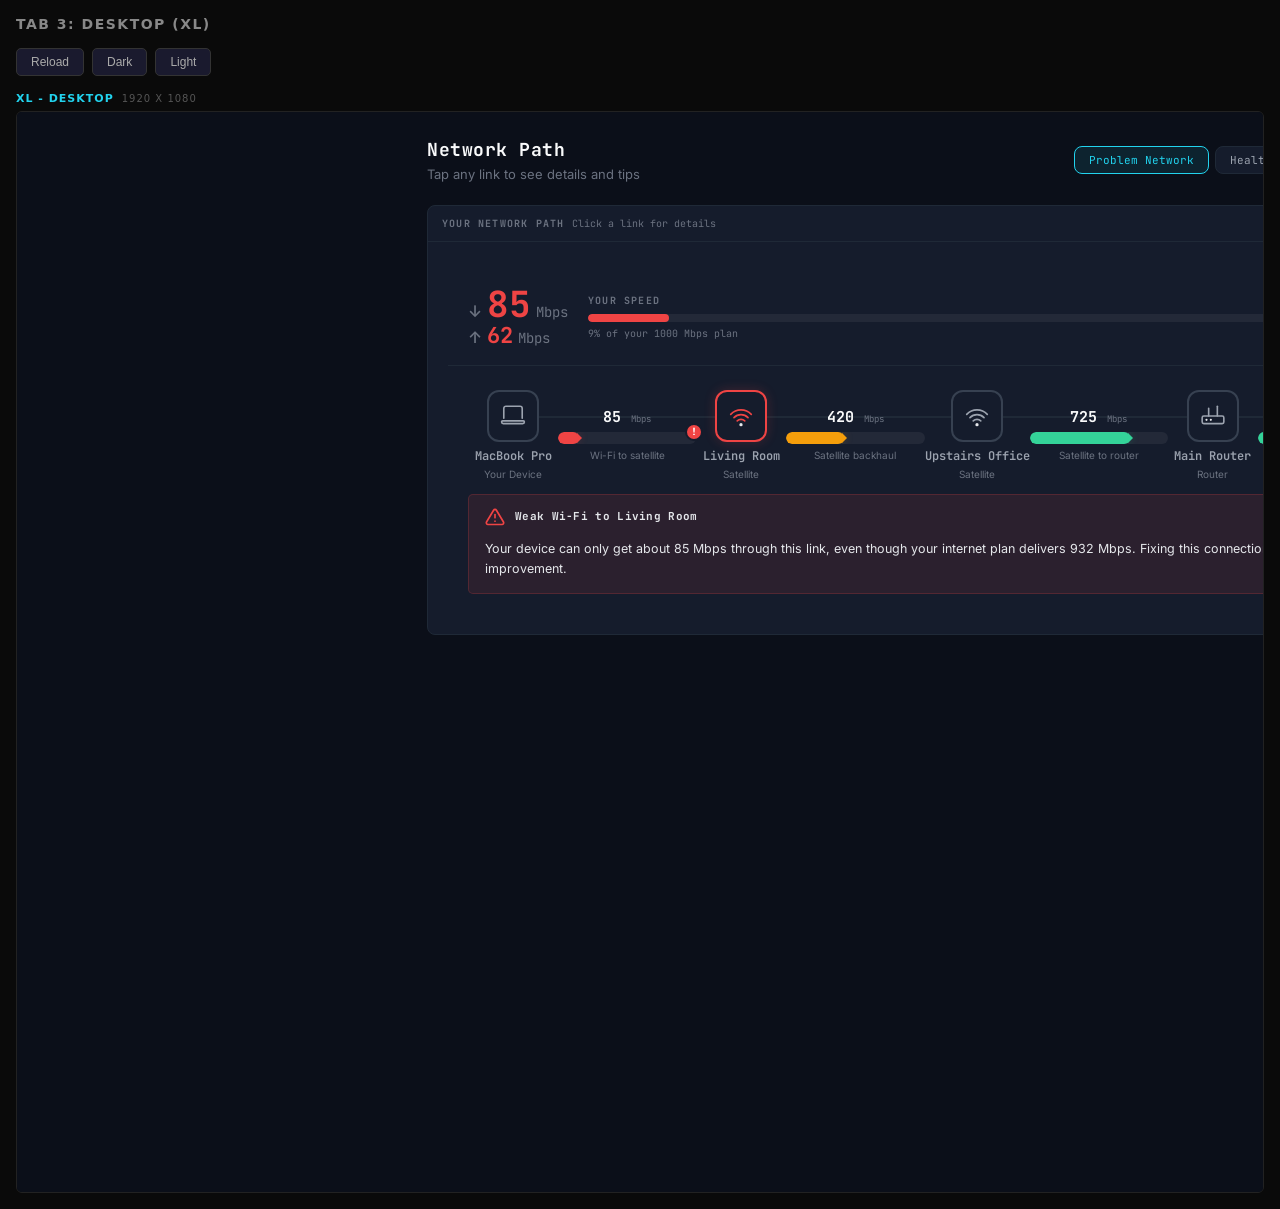
<file: preview-desktop.html>
<!DOCTYPE html>
<html lang="en">
<head>
<meta charset="UTF-8">
<title>Preview: XL</title>
<style>
  * { margin: 0; padding: 0; box-sizing: border-box; }
  body { background: #0a0a0a; color: #ccc; font-family: 'Segoe UI', system-ui, sans-serif; padding: 16px; min-height: 100vh; }
  h1 { font-size: 14px; font-weight: 600; color: #888; text-transform: uppercase; letter-spacing: 1.5px; margin-bottom: 16px; }
  .frame-wrap { display: flex; flex-direction: column; gap: 6px; }
  .frame-label { font-size: 11px; font-weight: 700; color: #22d3ee; text-transform: uppercase; letter-spacing: 1px; display: flex; align-items: center; gap: 8px; }
  .frame-label .dim { font-weight: 400; color: #555; font-size: 10px; }
  .frame-border { border: 1px solid #222; border-radius: 6px; overflow: hidden; background: #111; display: inline-block; }
  iframe { display: block; border: none; background: #0b0f19; }
  .controls { display: flex; gap: 8px; margin-bottom: 16px; }
  button { background: #1a1a2e; border: 1px solid #333; border-radius: 5px; color: #aaa; padding: 6px 14px; font-size: 12px; cursor: pointer; }
  button:hover { border-color: #22d3ee; color: #22d3ee; }
</style>
</head>
<body>
<h1>Tab 3: Desktop (XL)</h1>
<div class="controls">
  <button onclick="reloadAll()">Reload</button>
  <button onclick="toggleTheme('dark')">Dark</button>
  <button onclick="toggleTheme('light')">Light</button>
</div>
<div class="frame-wrap">
  <div class="frame-label">xl - Desktop <span class="dim">1920 x 1080</span></div>
  <div class="frame-border"><iframe src="path-test-sketch.html" width="1920" height="1080"></iframe></div>
</div>
<script>
function reloadAll() { document.querySelectorAll('iframe').forEach(f => { f.src = f.src.split('?')[0] + '?t=' + Date.now(); }); }
function toggleTheme(t) { document.querySelectorAll('iframe').forEach(f => { try { f.contentDocument.documentElement.setAttribute('data-theme', t); } catch(e) { f.src = f.src.split('#')[0] + '#theme=' + t + '&t=' + Date.now(); } }); }
</script>
</body>
</html>
</file>
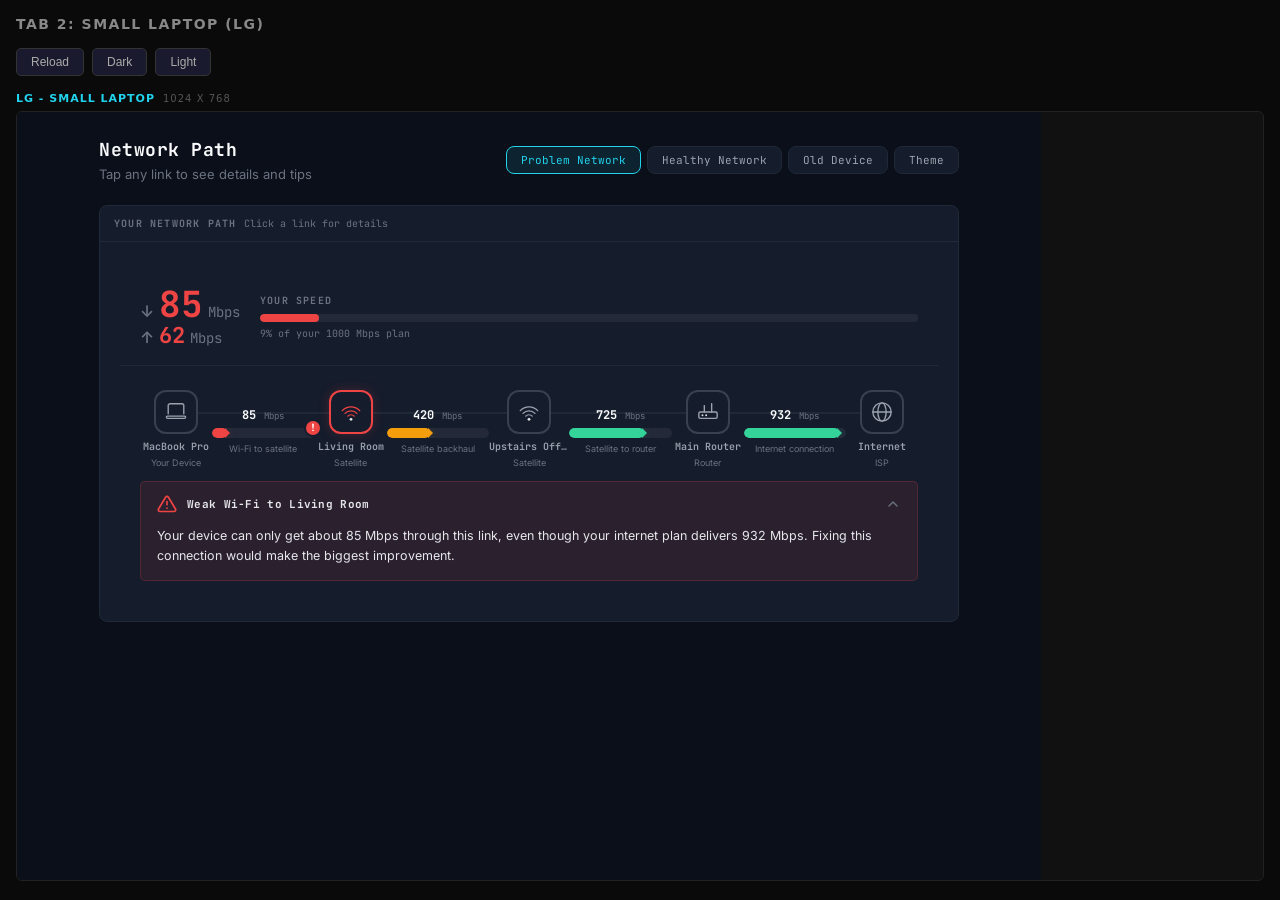
<file: preview-laptop.html>
<!DOCTYPE html>
<html lang="en">
<head>
<meta charset="UTF-8">
<title>Preview: LG</title>
<style>
  * { margin: 0; padding: 0; box-sizing: border-box; }
  body { background: #0a0a0a; color: #ccc; font-family: 'Segoe UI', system-ui, sans-serif; padding: 16px; min-height: 100vh; }
  h1 { font-size: 14px; font-weight: 600; color: #888; text-transform: uppercase; letter-spacing: 1.5px; margin-bottom: 16px; }
  .frame-wrap { display: flex; flex-direction: column; gap: 6px; }
  .frame-label { font-size: 11px; font-weight: 700; color: #22d3ee; text-transform: uppercase; letter-spacing: 1px; display: flex; align-items: center; gap: 8px; }
  .frame-label .dim { font-weight: 400; color: #555; font-size: 10px; }
  .frame-border { border: 1px solid #222; border-radius: 6px; overflow: hidden; background: #111; display: inline-block; }
  iframe { display: block; border: none; background: #0b0f19; }
  .controls { display: flex; gap: 8px; margin-bottom: 16px; }
  button { background: #1a1a2e; border: 1px solid #333; border-radius: 5px; color: #aaa; padding: 6px 14px; font-size: 12px; cursor: pointer; }
  button:hover { border-color: #22d3ee; color: #22d3ee; }
</style>
</head>
<body>
<h1>Tab 2: Small Laptop (LG)</h1>
<div class="controls">
  <button onclick="reloadAll()">Reload</button>
  <button onclick="toggleTheme('dark')">Dark</button>
  <button onclick="toggleTheme('light')">Light</button>
</div>
<div class="frame-wrap">
  <div class="frame-label">lg - Small Laptop <span class="dim">1024 x 768</span></div>
  <div class="frame-border"><iframe src="path-test-sketch.html" width="1024" height="768"></iframe></div>
</div>
<script>
function reloadAll() { document.querySelectorAll('iframe').forEach(f => { f.src = f.src.split('?')[0] + '?t=' + Date.now(); }); }
function toggleTheme(t) { document.querySelectorAll('iframe').forEach(f => { try { f.contentDocument.documentElement.setAttribute('data-theme', t); } catch(e) { f.src = f.src.split('#')[0] + '#theme=' + t + '&t=' + Date.now(); } }); }
</script>
</body>
</html>
</file>
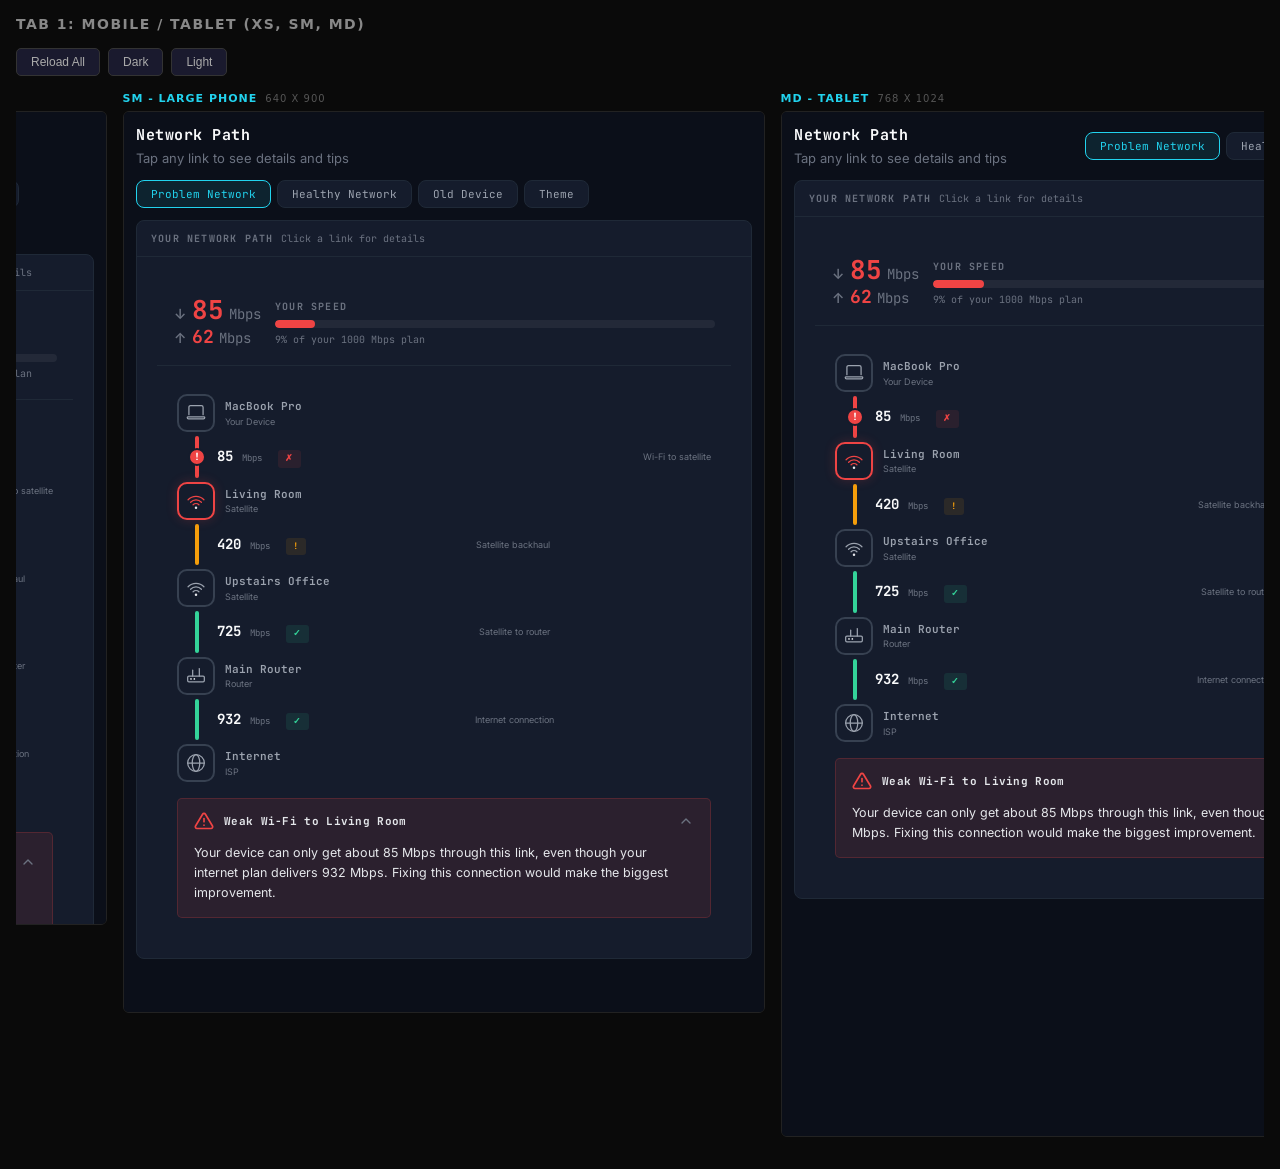
<file: preview-mobile.html>
<!DOCTYPE html>
<html lang="en">
<head>
<meta charset="UTF-8">
<title>Preview: XS / SM / MD</title>
<style>
  * { margin: 0; padding: 0; box-sizing: border-box; }
  body { background: #0a0a0a; color: #ccc; font-family: 'Segoe UI', system-ui, sans-serif; padding: 16px; min-height: 100vh; }
  h1 { font-size: 14px; font-weight: 600; color: #888; text-transform: uppercase; letter-spacing: 1.5px; margin-bottom: 16px; }
  .frames { display: flex; gap: 16px; align-items: flex-start; overflow-x: auto; padding-bottom: 16px; justify-content: center; }
  .frame-wrap { flex-shrink: 0; display: flex; flex-direction: column; gap: 6px; }
  .frame-label { font-size: 11px; font-weight: 700; color: #22d3ee; text-transform: uppercase; letter-spacing: 1px; display: flex; align-items: center; gap: 8px; }
  .frame-label .dim { font-weight: 400; color: #555; font-size: 10px; }
  .frame-border { border: 1px solid #222; border-radius: 6px; overflow: hidden; background: #111; }
  iframe { display: block; border: none; background: #0b0f19; }
  .controls { display: flex; gap: 8px; margin-bottom: 16px; }
  button { background: #1a1a2e; border: 1px solid #333; border-radius: 5px; color: #aaa; padding: 6px 14px; font-size: 12px; cursor: pointer; }
  button:hover { border-color: #22d3ee; color: #22d3ee; }
</style>
</head>
<body>
<h1>Tab 1: Mobile / Tablet (XS, SM, MD)</h1>
<div class="controls">
  <button onclick="reloadAll()">Reload All</button>
  <button onclick="toggleTheme('dark')">Dark</button>
  <button onclick="toggleTheme('light')">Light</button>
</div>
<div class="frames">
  <div class="frame-wrap">
    <div class="frame-label">xs - Phone <span class="dim">375 x 812</span></div>
    <div class="frame-border"><iframe src="path-test-sketch.html" width="375" height="812"></iframe></div>
  </div>
  <div class="frame-wrap">
    <div class="frame-label">sm - Large Phone <span class="dim">640 x 900</span></div>
    <div class="frame-border"><iframe src="path-test-sketch.html" width="640" height="900"></iframe></div>
  </div>
  <div class="frame-wrap">
    <div class="frame-label">md - Tablet <span class="dim">768 x 1024</span></div>
    <div class="frame-border"><iframe src="path-test-sketch.html" width="768" height="1024"></iframe></div>
  </div>
</div>
<script>
function reloadAll() { document.querySelectorAll('iframe').forEach(f => { f.src = f.src.split('?')[0] + '?t=' + Date.now(); }); }
function toggleTheme(t) { document.querySelectorAll('iframe').forEach(f => { try { f.contentDocument.documentElement.setAttribute('data-theme', t); } catch(e) { f.src = f.src.split('#')[0] + '#theme=' + t + '&t=' + Date.now(); } }); }
</script>
</body>
</html>
</file>
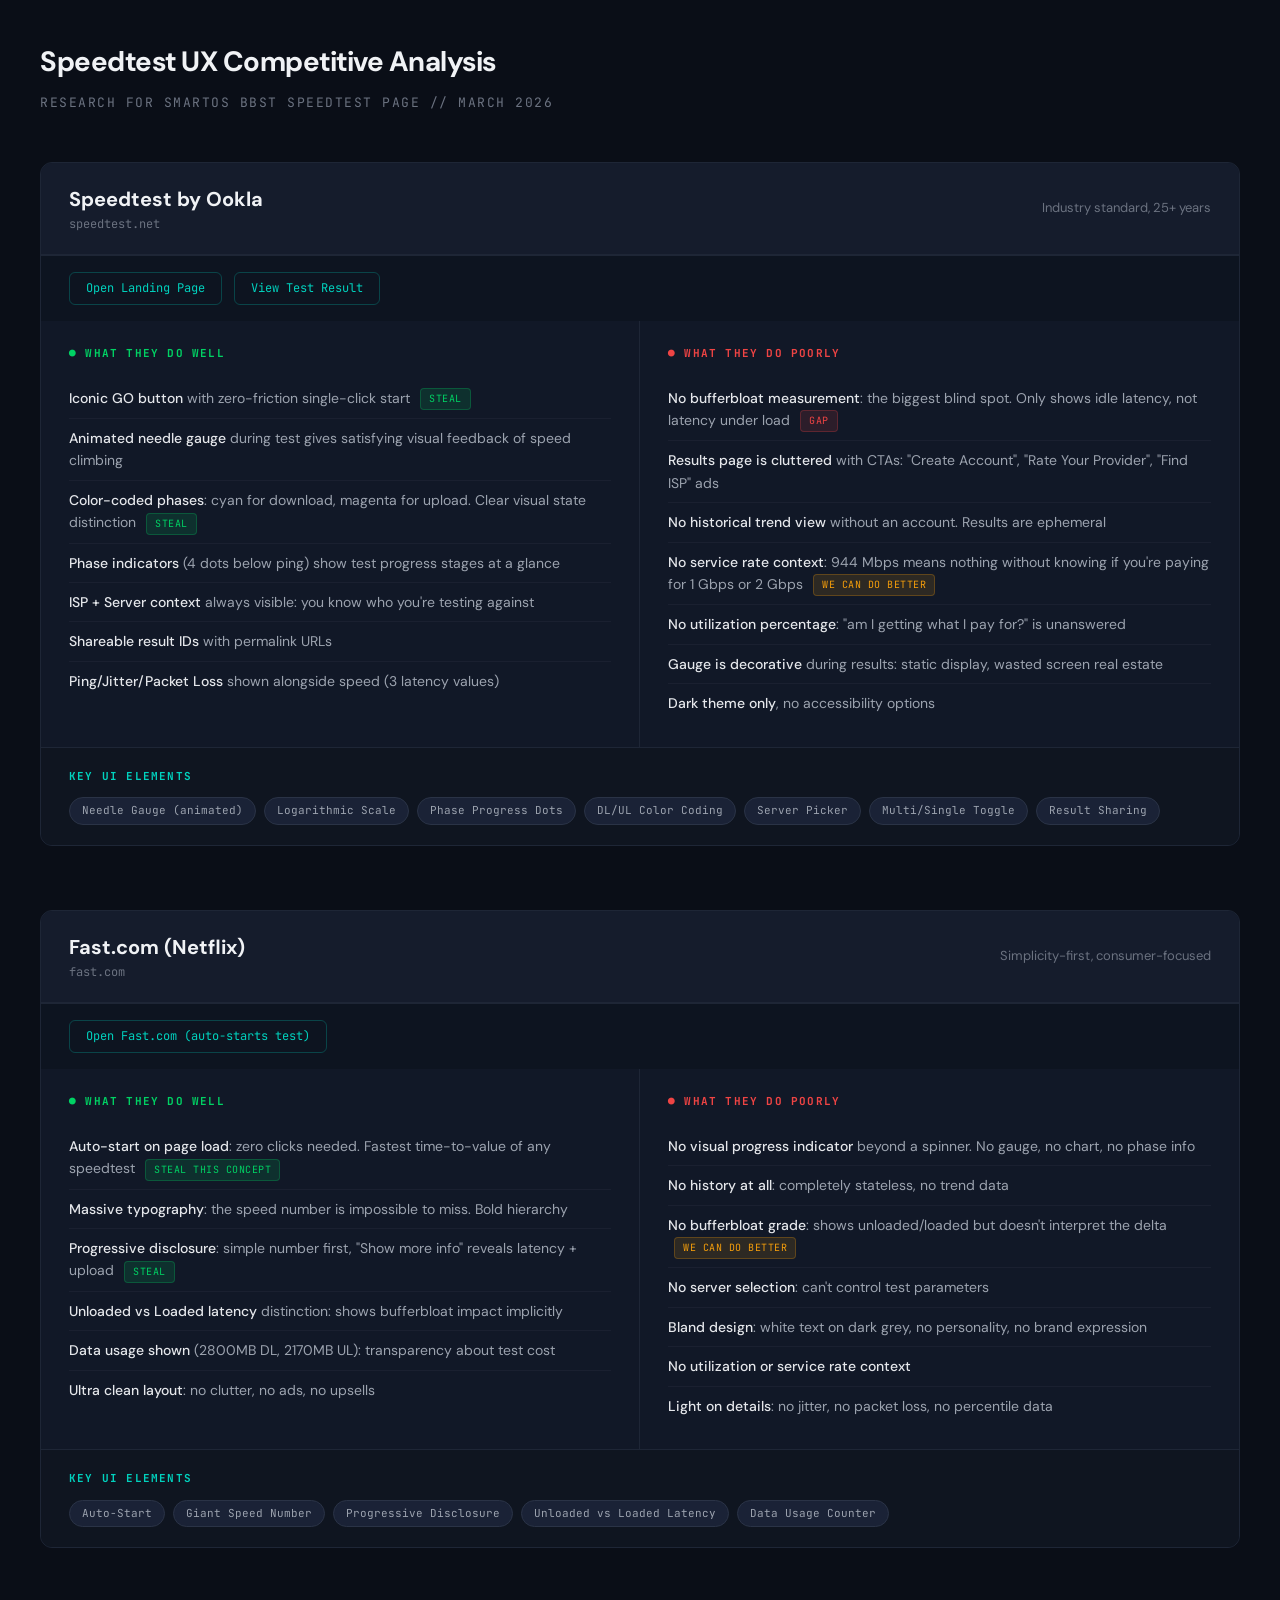
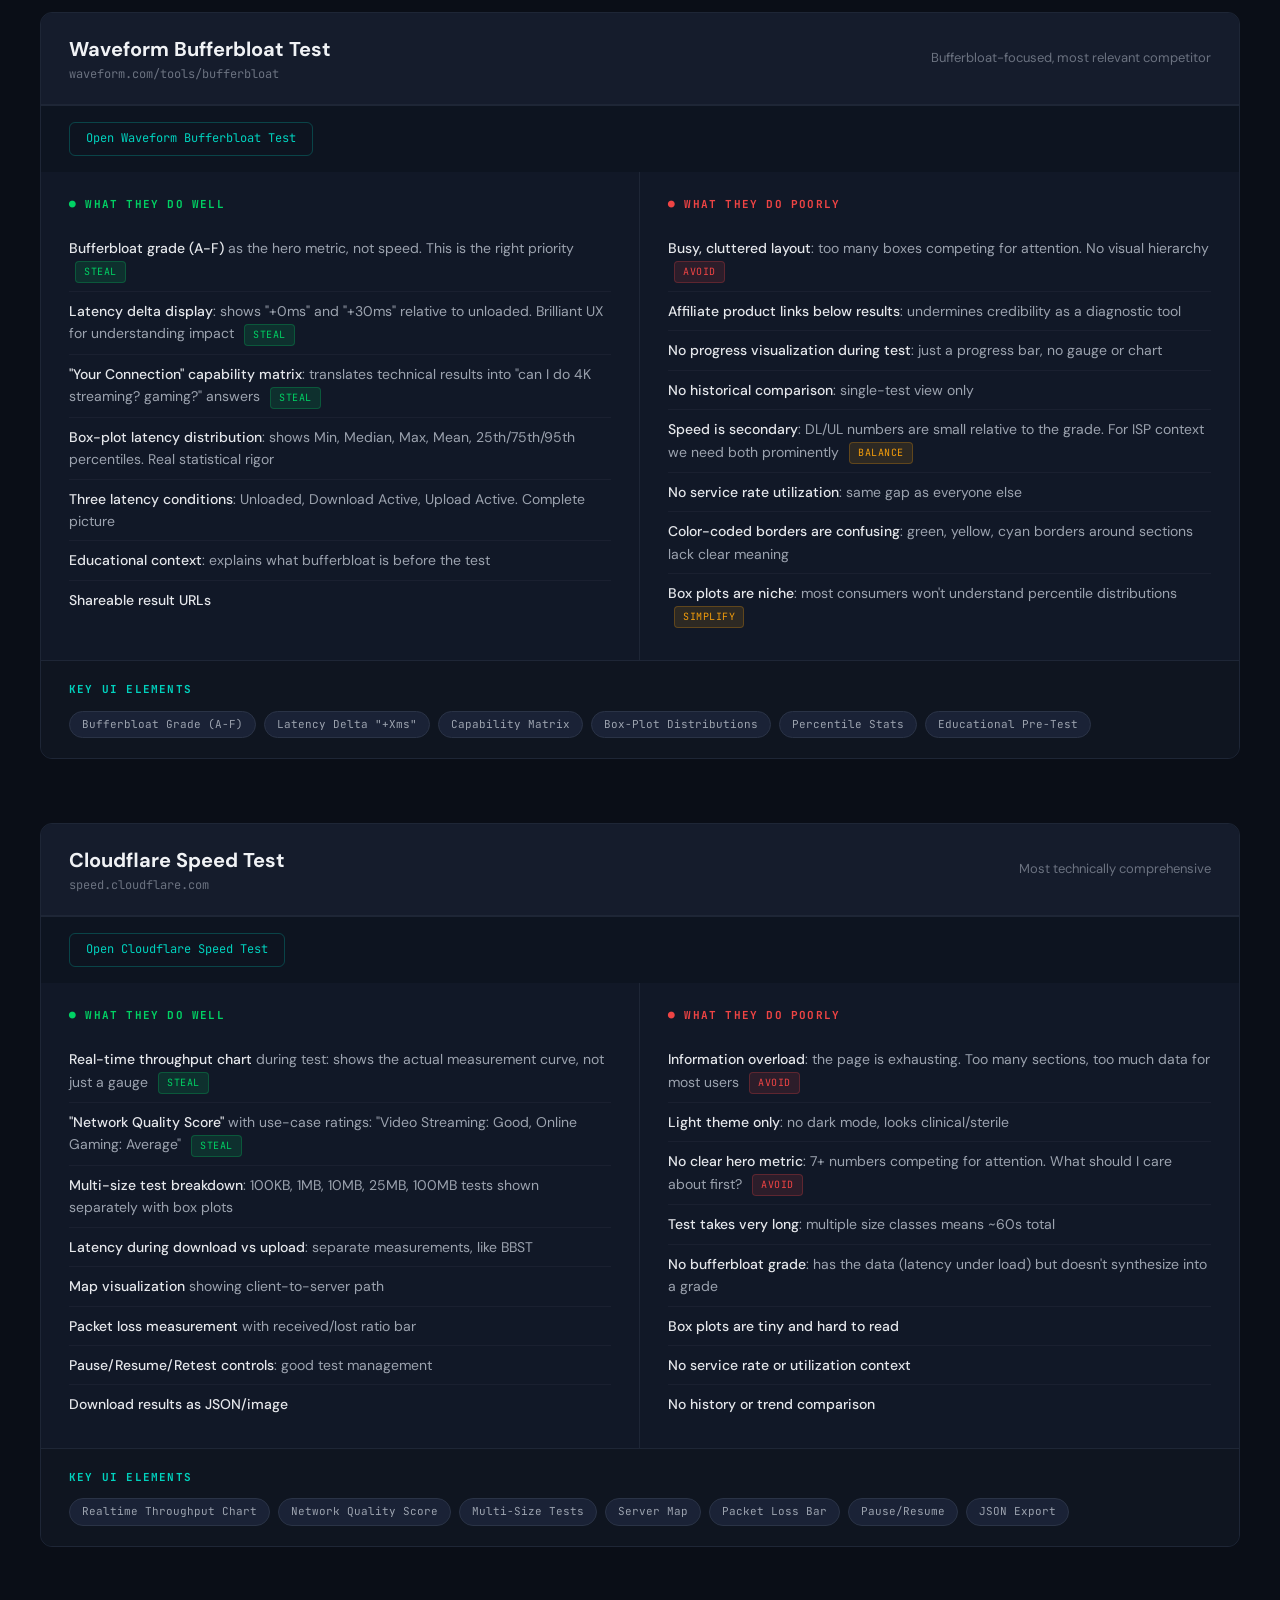
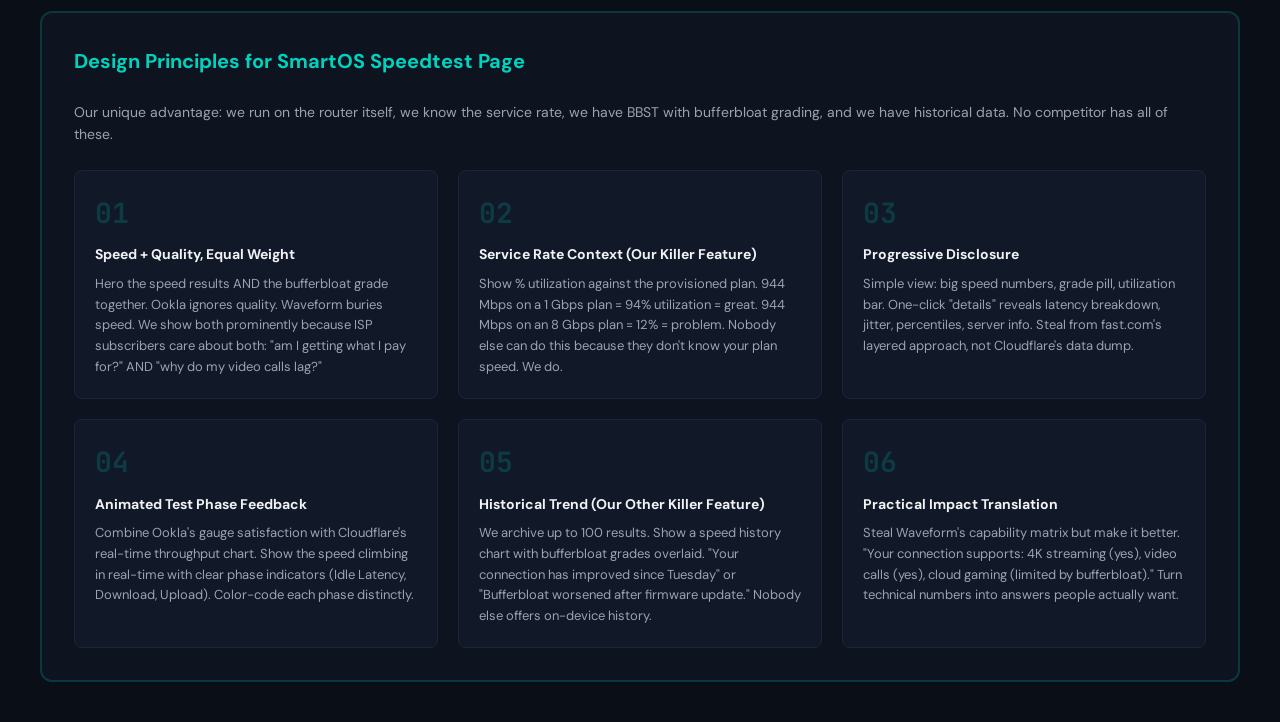
<file: speedtest-ux-research.html>
<!DOCTYPE html>
<html lang="en">
<head>
<meta charset="UTF-8">
<meta name="viewport" content="width=device-width, initial-scale=1.0">
<title>Speedtest UX Research - Competitive Analysis</title>
<style>
  @import url('https://fonts.googleapis.com/css2?family=DM+Sans:wght@400;500;700&family=JetBrains+Mono:wght@400;700&display=swap');

  * { margin: 0; padding: 0; box-sizing: border-box; }

  body {
    font-family: 'DM Sans', sans-serif;
    background: #0a0e17;
    color: #c9cdd4;
    line-height: 1.6;
    padding: 40px;
  }

  h1 {
    font-size: 28px;
    font-weight: 700;
    color: #f0f2f5;
    margin-bottom: 8px;
    letter-spacing: -0.5px;
  }

  .subtitle {
    font-size: 13px;
    font-family: 'JetBrains Mono', monospace;
    color: #6b7280;
    text-transform: uppercase;
    letter-spacing: 1.5px;
    margin-bottom: 48px;
  }

  .site-section {
    margin-bottom: 64px;
    border: 1px solid #1e2636;
    border-radius: 12px;
    overflow: hidden;
    background: #111827;
  }

  .site-header {
    display: flex;
    align-items: center;
    justify-content: space-between;
    padding: 20px 28px;
    background: #151c2c;
    border-bottom: 1px solid #1e2636;
  }

  .site-name {
    font-size: 20px;
    font-weight: 700;
    color: #f0f2f5;
  }

  .site-url {
    font-family: 'JetBrains Mono', monospace;
    font-size: 12px;
    color: #6b7280;
  }

  .analysis-grid {
    display: grid;
    grid-template-columns: 1fr 1fr;
    gap: 0;
  }

  .analysis-col {
    padding: 24px 28px;
  }

  .analysis-col:first-child {
    border-right: 1px solid #1e2636;
  }

  .analysis-col h3 {
    font-size: 11px;
    font-family: 'JetBrains Mono', monospace;
    text-transform: uppercase;
    letter-spacing: 1.2px;
    margin-bottom: 16px;
    display: flex;
    align-items: center;
    gap: 8px;
  }

  .analysis-col h3.good { color: #00d264; }
  .analysis-col h3.bad { color: #ef4444; }

  .analysis-col ul {
    list-style: none;
    padding: 0;
  }

  .analysis-col li {
    padding: 8px 0;
    border-bottom: 1px solid #1a2030;
    font-size: 14px;
    color: #9ca3af;
  }

  .analysis-col li:last-child { border-bottom: none; }

  .analysis-col li strong {
    color: #e5e7eb;
    font-weight: 500;
  }

  .tag {
    display: inline-block;
    font-family: 'JetBrains Mono', monospace;
    font-size: 10px;
    text-transform: uppercase;
    letter-spacing: 0.5px;
    padding: 2px 8px;
    border-radius: 4px;
    margin-left: 6px;
    vertical-align: middle;
  }

  .tag-steal { background: #00d26420; color: #00d264; border: 1px solid #00d26440; }
  .tag-avoid { background: #ef444420; color: #ef4444; border: 1px solid #ef444440; }
  .tag-improve { background: #f59e0b20; color: #f59e0b; border: 1px solid #f59e0b40; }

  .key-features {
    padding: 20px 28px;
    border-top: 1px solid #1e2636;
    background: #0f1520;
  }

  .key-features h3 {
    font-size: 11px;
    font-family: 'JetBrains Mono', monospace;
    text-transform: uppercase;
    letter-spacing: 1.2px;
    margin-bottom: 12px;
    color: #00d2be;
  }

  .feature-pills {
    display: flex;
    flex-wrap: wrap;
    gap: 8px;
  }

  .pill {
    font-family: 'JetBrains Mono', monospace;
    font-size: 11px;
    padding: 4px 12px;
    border-radius: 20px;
    background: #1a2236;
    color: #9ca3af;
    border: 1px solid #2a3346;
  }

  .summary-section {
    margin-top: 64px;
    padding: 32px;
    border: 2px solid #00d2be30;
    border-radius: 12px;
    background: #0d1420;
  }

  .summary-section h2 {
    font-size: 20px;
    font-weight: 700;
    color: #00d2be;
    margin-bottom: 24px;
  }

  .principle-grid {
    display: grid;
    grid-template-columns: repeat(3, 1fr);
    gap: 20px;
  }

  .principle {
    padding: 20px;
    background: #111827;
    border-radius: 8px;
    border: 1px solid #1e2636;
  }

  .principle h4 {
    font-size: 14px;
    font-weight: 700;
    color: #f0f2f5;
    margin-bottom: 8px;
  }

  .principle p {
    font-size: 13px;
    color: #9ca3af;
  }

  .principle .num {
    font-family: 'JetBrains Mono', monospace;
    font-size: 28px;
    font-weight: 700;
    color: #00d2be30;
    margin-bottom: 8px;
  }

  .site-link-bar {
    display: flex;
    gap: 12px;
    padding: 16px 28px;
    border-top: 1px solid #1e2636;
    background: #0d1420;
  }

  .site-link-bar a {
    font-family: 'JetBrains Mono', monospace;
    font-size: 12px;
    color: #00d2be;
    text-decoration: none;
    padding: 6px 16px;
    border: 1px solid #00d2be40;
    border-radius: 6px;
    transition: all 150ms ease;
  }

  .site-link-bar a:hover {
    background: #00d2be15;
    border-color: #00d2be80;
  }

  .divider {
    height: 1px;
    background: linear-gradient(90deg, transparent, #1e2636, transparent);
    margin: 0;
  }
</style>
</head>
<body>

<h1>Speedtest UX Competitive Analysis</h1>
<p class="subtitle">Research for SmartOS BBST Speedtest Page // March 2026</p>

<!-- ========== SPEEDTEST.NET ========== -->
<section class="site-section">
  <div class="site-header">
    <div>
      <div class="site-name">Speedtest by Ookla</div>
      <div class="site-url">speedtest.net</div>
    </div>
    <div style="font-size:13px; color:#6b7280;">Industry standard, 25+ years</div>
  </div>

  <div class="site-link-bar">
    <a href="https://www.speedtest.net" target="_blank">Open Landing Page</a>
    <a href="https://www.speedtest.net/result/18981452168" target="_blank">View Test Result</a>
  </div>

  <div class="analysis-grid">
    <div class="analysis-col">
      <h3 class="good">&#9679; What They Do Well</h3>
      <ul>
        <li><strong>Iconic GO button</strong> with zero-friction single-click start <span class="tag tag-steal">STEAL</span></li>
        <li><strong>Animated needle gauge</strong> during test gives satisfying visual feedback of speed climbing</li>
        <li><strong>Color-coded phases</strong>: cyan for download, magenta for upload. Clear visual state distinction <span class="tag tag-steal">STEAL</span></li>
        <li><strong>Phase indicators</strong> (4 dots below ping) show test progress stages at a glance</li>
        <li><strong>ISP + Server context</strong> always visible: you know who you're testing against</li>
        <li><strong>Shareable result IDs</strong> with permalink URLs</li>
        <li><strong>Ping/Jitter/Packet Loss</strong> shown alongside speed (3 latency values)</li>
      </ul>
    </div>
    <div class="analysis-col">
      <h3 class="bad">&#9679; What They Do Poorly</h3>
      <ul>
        <li><strong>No bufferbloat measurement</strong>: the biggest blind spot. Only shows idle latency, not latency under load <span class="tag tag-avoid">GAP</span></li>
        <li><strong>Results page is cluttered</strong> with CTAs: "Create Account", "Rate Your Provider", "Find ISP" ads</li>
        <li><strong>No historical trend view</strong> without an account. Results are ephemeral</li>
        <li><strong>No service rate context</strong>: 944 Mbps means nothing without knowing if you're paying for 1 Gbps or 2 Gbps <span class="tag tag-improve">WE CAN DO BETTER</span></li>
        <li><strong>No utilization percentage</strong>: "am I getting what I pay for?" is unanswered</li>
        <li><strong>Gauge is decorative</strong> during results: static display, wasted screen real estate</li>
        <li><strong>Dark theme only</strong>, no accessibility options</li>
      </ul>
    </div>
  </div>

  <div class="key-features">
    <h3>Key UI Elements</h3>
    <div class="feature-pills">
      <span class="pill">Needle Gauge (animated)</span>
      <span class="pill">Logarithmic Scale</span>
      <span class="pill">Phase Progress Dots</span>
      <span class="pill">DL/UL Color Coding</span>
      <span class="pill">Server Picker</span>
      <span class="pill">Multi/Single Toggle</span>
      <span class="pill">Result Sharing</span>
    </div>
  </div>
</section>

<!-- ========== FAST.COM ========== -->
<section class="site-section">
  <div class="site-header">
    <div>
      <div class="site-name">Fast.com (Netflix)</div>
      <div class="site-url">fast.com</div>
    </div>
    <div style="font-size:13px; color:#6b7280;">Simplicity-first, consumer-focused</div>
  </div>

  <div class="site-link-bar">
    <a href="https://fast.com" target="_blank">Open Fast.com (auto-starts test)</a>
  </div>

  <div class="analysis-grid">
    <div class="analysis-col">
      <h3 class="good">&#9679; What They Do Well</h3>
      <ul>
        <li><strong>Auto-start on page load</strong>: zero clicks needed. Fastest time-to-value of any speedtest <span class="tag tag-steal">STEAL THIS CONCEPT</span></li>
        <li><strong>Massive typography</strong>: the speed number is impossible to miss. Bold hierarchy</li>
        <li><strong>Progressive disclosure</strong>: simple number first, "Show more info" reveals latency + upload <span class="tag tag-steal">STEAL</span></li>
        <li><strong>Unloaded vs Loaded latency</strong> distinction: shows bufferbloat impact implicitly</li>
        <li><strong>Data usage shown</strong> (2800MB DL, 2170MB UL): transparency about test cost</li>
        <li><strong>Ultra clean layout</strong>: no clutter, no ads, no upsells</li>
      </ul>
    </div>
    <div class="analysis-col">
      <h3 class="bad">&#9679; What They Do Poorly</h3>
      <ul>
        <li><strong>No visual progress indicator</strong> beyond a spinner. No gauge, no chart, no phase info</li>
        <li><strong>No history at all</strong>: completely stateless, no trend data</li>
        <li><strong>No bufferbloat grade</strong>: shows unloaded/loaded but doesn't interpret the delta <span class="tag tag-improve">WE CAN DO BETTER</span></li>
        <li><strong>No server selection</strong>: can't control test parameters</li>
        <li><strong>Bland design</strong>: white text on dark grey, no personality, no brand expression</li>
        <li><strong>No utilization or service rate context</strong></li>
        <li><strong>Light on details</strong>: no jitter, no packet loss, no percentile data</li>
      </ul>
    </div>
  </div>

  <div class="key-features">
    <h3>Key UI Elements</h3>
    <div class="feature-pills">
      <span class="pill">Auto-Start</span>
      <span class="pill">Giant Speed Number</span>
      <span class="pill">Progressive Disclosure</span>
      <span class="pill">Unloaded vs Loaded Latency</span>
      <span class="pill">Data Usage Counter</span>
    </div>
  </div>
</section>

<!-- ========== WAVEFORM ========== -->
<section class="site-section">
  <div class="site-header">
    <div>
      <div class="site-name">Waveform Bufferbloat Test</div>
      <div class="site-url">waveform.com/tools/bufferbloat</div>
    </div>
    <div style="font-size:13px; color:#6b7280;">Bufferbloat-focused, most relevant competitor</div>
  </div>

  <div class="site-link-bar">
    <a href="https://www.waveform.com/tools/bufferbloat" target="_blank">Open Waveform Bufferbloat Test</a>
  </div>

  <div class="analysis-grid">
    <div class="analysis-col">
      <h3 class="good">&#9679; What They Do Well</h3>
      <ul>
        <li><strong>Bufferbloat grade (A-F)</strong> as the hero metric, not speed. This is the right priority <span class="tag tag-steal">STEAL</span></li>
        <li><strong>Latency delta display</strong>: shows "+0ms" and "+30ms" relative to unloaded. Brilliant UX for understanding impact <span class="tag tag-steal">STEAL</span></li>
        <li><strong>"Your Connection" capability matrix</strong>: translates technical results into "can I do 4K streaming? gaming?" answers <span class="tag tag-steal">STEAL</span></li>
        <li><strong>Box-plot latency distribution</strong>: shows Min, Median, Max, Mean, 25th/75th/95th percentiles. Real statistical rigor</li>
        <li><strong>Three latency conditions</strong>: Unloaded, Download Active, Upload Active. Complete picture</li>
        <li><strong>Educational context</strong>: explains what bufferbloat is before the test</li>
        <li><strong>Shareable result URLs</strong></li>
      </ul>
    </div>
    <div class="analysis-col">
      <h3 class="bad">&#9679; What They Do Poorly</h3>
      <ul>
        <li><strong>Busy, cluttered layout</strong>: too many boxes competing for attention. No visual hierarchy <span class="tag tag-avoid">AVOID</span></li>
        <li><strong>Affiliate product links below results</strong>: undermines credibility as a diagnostic tool</li>
        <li><strong>No progress visualization during test</strong>: just a progress bar, no gauge or chart</li>
        <li><strong>No historical comparison</strong>: single-test view only</li>
        <li><strong>Speed is secondary</strong>: DL/UL numbers are small relative to the grade. For ISP context we need both prominently <span class="tag tag-improve">BALANCE</span></li>
        <li><strong>No service rate utilization</strong>: same gap as everyone else</li>
        <li><strong>Color-coded borders are confusing</strong>: green, yellow, cyan borders around sections lack clear meaning</li>
        <li><strong>Box plots are niche</strong>: most consumers won't understand percentile distributions <span class="tag tag-improve">SIMPLIFY</span></li>
      </ul>
    </div>
  </div>

  <div class="key-features">
    <h3>Key UI Elements</h3>
    <div class="feature-pills">
      <span class="pill">Bufferbloat Grade (A-F)</span>
      <span class="pill">Latency Delta "+Xms"</span>
      <span class="pill">Capability Matrix</span>
      <span class="pill">Box-Plot Distributions</span>
      <span class="pill">Percentile Stats</span>
      <span class="pill">Educational Pre-Test</span>
    </div>
  </div>
</section>

<!-- ========== CLOUDFLARE ========== -->
<section class="site-section">
  <div class="site-header">
    <div>
      <div class="site-name">Cloudflare Speed Test</div>
      <div class="site-url">speed.cloudflare.com</div>
    </div>
    <div style="font-size:13px; color:#6b7280;">Most technically comprehensive</div>
  </div>

  <div class="site-link-bar">
    <a href="https://speed.cloudflare.com" target="_blank">Open Cloudflare Speed Test</a>
  </div>

  <div class="analysis-grid">
    <div class="analysis-col">
      <h3 class="good">&#9679; What They Do Well</h3>
      <ul>
        <li><strong>Real-time throughput chart</strong> during test: shows the actual measurement curve, not just a gauge <span class="tag tag-steal">STEAL</span></li>
        <li><strong>"Network Quality Score"</strong> with use-case ratings: "Video Streaming: Good, Online Gaming: Average" <span class="tag tag-steal">STEAL</span></li>
        <li><strong>Multi-size test breakdown</strong>: 100KB, 1MB, 10MB, 25MB, 100MB tests shown separately with box plots</li>
        <li><strong>Latency during download vs upload</strong>: separate measurements, like BBST</li>
        <li><strong>Map visualization</strong> showing client-to-server path</li>
        <li><strong>Packet loss measurement</strong> with received/lost ratio bar</li>
        <li><strong>Pause/Resume/Retest controls</strong>: good test management</li>
        <li><strong>Download results as JSON/image</strong></li>
      </ul>
    </div>
    <div class="analysis-col">
      <h3 class="bad">&#9679; What They Do Poorly</h3>
      <ul>
        <li><strong>Information overload</strong>: the page is exhausting. Too many sections, too much data for most users <span class="tag tag-avoid">AVOID</span></li>
        <li><strong>Light theme only</strong>: no dark mode, looks clinical/sterile</li>
        <li><strong>No clear hero metric</strong>: 7+ numbers competing for attention. What should I care about first? <span class="tag tag-avoid">AVOID</span></li>
        <li><strong>Test takes very long</strong>: multiple size classes means ~60s total</li>
        <li><strong>No bufferbloat grade</strong>: has the data (latency under load) but doesn't synthesize into a grade</li>
        <li><strong>Box plots are tiny and hard to read</strong></li>
        <li><strong>No service rate or utilization context</strong></li>
        <li><strong>No history or trend comparison</strong></li>
      </ul>
    </div>
  </div>

  <div class="key-features">
    <h3>Key UI Elements</h3>
    <div class="feature-pills">
      <span class="pill">Realtime Throughput Chart</span>
      <span class="pill">Network Quality Score</span>
      <span class="pill">Multi-Size Tests</span>
      <span class="pill">Server Map</span>
      <span class="pill">Packet Loss Bar</span>
      <span class="pill">Pause/Resume</span>
      <span class="pill">JSON Export</span>
    </div>
  </div>
</section>

<!-- ========== SYNTHESIS ========== -->
<section class="summary-section">
  <h2>Design Principles for SmartOS Speedtest Page</h2>
  <p style="color:#9ca3af; margin-bottom:24px; font-size:14px;">
    Our unique advantage: we run on the router itself, we know the service rate, we have BBST with bufferbloat grading, and we have historical data. No competitor has all of these.
  </p>

  <div class="principle-grid">
    <div class="principle">
      <div class="num">01</div>
      <h4>Speed + Quality, Equal Weight</h4>
      <p>Hero the speed results AND the bufferbloat grade together. Ookla ignores quality. Waveform buries speed. We show both prominently because ISP subscribers care about both: "am I getting what I pay for?" AND "why do my video calls lag?"</p>
    </div>
    <div class="principle">
      <div class="num">02</div>
      <h4>Service Rate Context (Our Killer Feature)</h4>
      <p>Show % utilization against the provisioned plan. 944 Mbps on a 1 Gbps plan = 94% utilization = great. 944 Mbps on an 8 Gbps plan = 12% = problem. Nobody else can do this because they don't know your plan speed. We do.</p>
    </div>
    <div class="principle">
      <div class="num">03</div>
      <h4>Progressive Disclosure</h4>
      <p>Simple view: big speed numbers, grade pill, utilization bar. One-click "details" reveals latency breakdown, jitter, percentiles, server info. Steal from fast.com's layered approach, not Cloudflare's data dump.</p>
    </div>
    <div class="principle">
      <div class="num">04</div>
      <h4>Animated Test Phase Feedback</h4>
      <p>Combine Ookla's gauge satisfaction with Cloudflare's real-time throughput chart. Show the speed climbing in real-time with clear phase indicators (Idle Latency, Download, Upload). Color-code each phase distinctly.</p>
    </div>
    <div class="principle">
      <div class="num">05</div>
      <h4>Historical Trend (Our Other Killer Feature)</h4>
      <p>We archive up to 100 results. Show a speed history chart with bufferbloat grades overlaid. "Your connection has improved since Tuesday" or "Bufferbloat worsened after firmware update." Nobody else offers on-device history.</p>
    </div>
    <div class="principle">
      <div class="num">06</div>
      <h4>Practical Impact Translation</h4>
      <p>Steal Waveform's capability matrix but make it better. "Your connection supports: 4K streaming (yes), video calls (yes), cloud gaming (limited by bufferbloat)." Turn technical numbers into answers people actually want.</p>
    </div>
  </div>
</section>

</body>
</html>
</file>
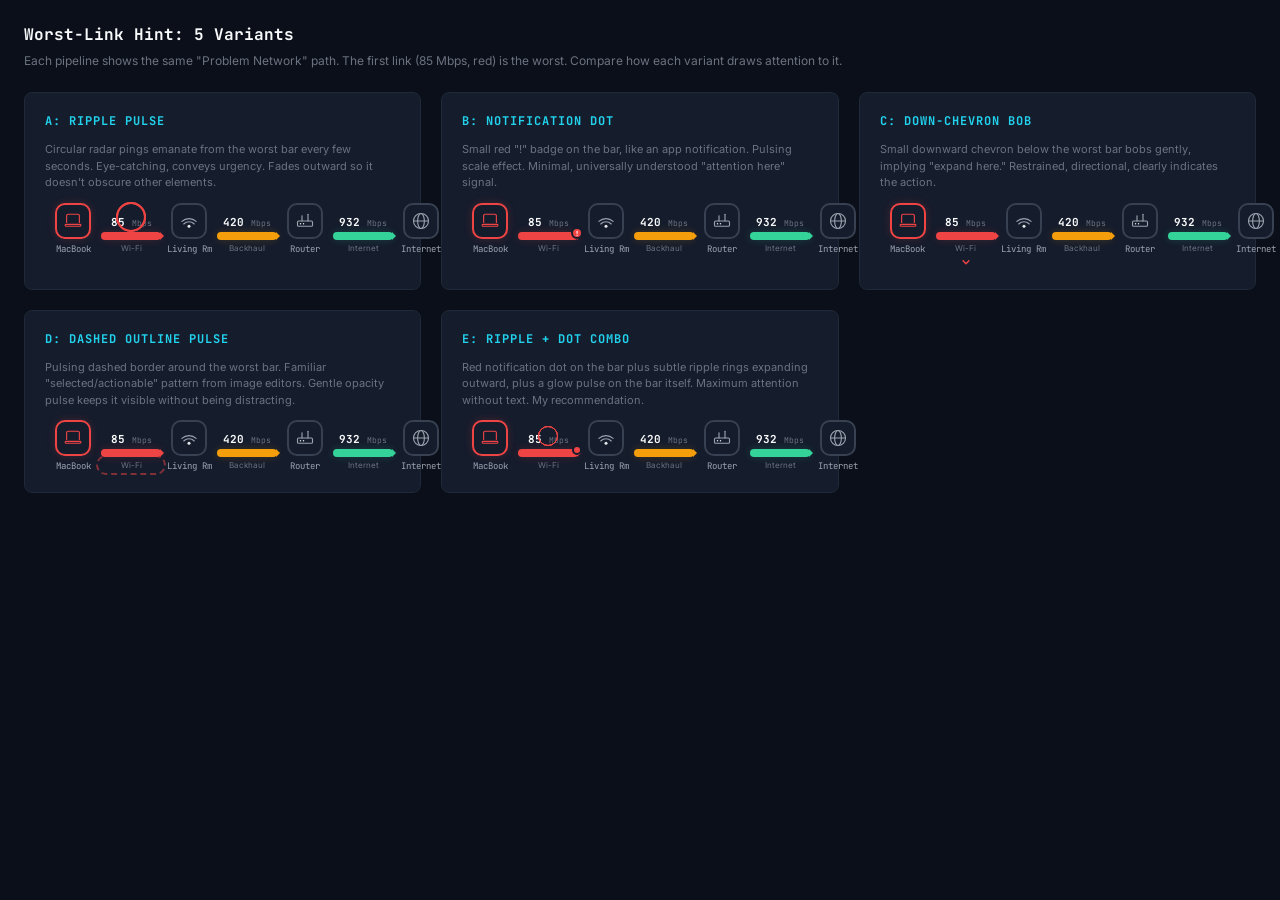
<file: tap-hint-mockups.html>
<!DOCTYPE html>
<html lang="en" data-theme="dark">
<head>
<meta charset="UTF-8">
<title>Tap Hint Mockups - Compare</title>
<link href="https://fonts.googleapis.com/css2?family=Inter:wght@400;500;600;700&family=JetBrains+Mono:wght@400;500;600;700&display=swap" rel="stylesheet">
<style>
:root {
  --bg-primary: #0b0f19; --bg-card: #151c2c; --bg-input: #1a2236;
  --text-primary: #e5e7eb; --text-secondary: #9ca3af; --text-muted: #6b7280; --text-heading: #f9fafb;
  --border: #1f2937; --border-bright: #374151;
  --accent-cyan: #22d3ee; --accent-green: #34d399; --accent-amber: #f59e0b; --accent-red: #ef4444;
  --accent-red-dim: rgba(239,68,68,0.10); --accent-green-dim: rgba(52,211,153,0.10);
  --font-sans: 'Inter', sans-serif; --font-mono: 'JetBrains Mono', monospace;
  --radius: 8px;
}
* { margin: 0; padding: 0; box-sizing: border-box; }
body { background: var(--bg-primary); color: var(--text-primary); font-family: var(--font-sans); padding: 24px; }
h1 { font-family: var(--font-mono); font-size: 16px; color: var(--text-heading); margin-bottom: 8px; }
.subtitle { font-size: 12px; color: var(--text-muted); margin-bottom: 24px; }
.grid { display: grid; grid-template-columns: repeat(auto-fit, minmax(320px, 1fr)); gap: 20px; }
.mockup {
  background: var(--bg-card); border: 1px solid var(--border); border-radius: var(--radius);
  padding: 20px; display: flex; flex-direction: column; gap: 12px;
}
.mockup-title { font-family: var(--font-mono); font-size: 12px; font-weight: 700; color: var(--accent-cyan); text-transform: uppercase; letter-spacing: 1px; }
.mockup-desc { font-size: 11px; color: var(--text-muted); line-height: 1.5; }

/* Shared pipeline base */
.pipeline { display: flex; align-items: flex-start; gap: 0; }
.p-node { display: flex; flex-direction: column; align-items: center; gap: 4px; z-index: 2; flex-shrink: 0; min-width: 56px; }
.p-node-icon {
  width: 36px; height: 36px; border-radius: 10px; display: flex; align-items: center; justify-content: center;
  border: 2px solid var(--border-bright); background: var(--bg-card);
}
.p-node-icon.bad { border-color: var(--accent-red); box-shadow: 0 0 8px rgba(239,68,68,0.2); }
.p-node-icon svg { width: 18px; height: 18px; stroke: var(--text-secondary); stroke-width: 1.5; fill: none; stroke-linecap: round; stroke-linejoin: round; }
.p-node-icon.bad svg { stroke: var(--accent-red); }
.p-node-name { font-family: var(--font-mono); font-size: 9px; color: var(--text-secondary); white-space: nowrap; }

.p-link { flex: 1; display: flex; flex-direction: column; align-items: center; min-width: 60px; padding-top: 12px; position: relative; cursor: pointer; }
.p-link-speed { font-family: var(--font-mono); font-size: 11px; font-weight: 700; color: var(--text-heading); margin-bottom: 3px; white-space: nowrap; }
.p-link-speed .unit { font-weight: 400; font-size: 8px; color: var(--text-muted); }
.p-link-bar { width: 100%; height: 8px; border-radius: 4px; position: relative; }
.p-link-bar.good { background: var(--accent-green); box-shadow: 0 0 8px rgba(52,211,153,0.2); }
.p-link-bar.poor { background: var(--accent-red); box-shadow: 0 0 8px rgba(239,68,68,0.2); }
.p-link-bar.moderate { background: var(--accent-amber); box-shadow: 0 0 8px rgba(245,158,11,0.2); }
.p-link-bar::after { content: ''; position: absolute; right: -3px; top: 50%; transform: translateY(-50%); border-top: 4px solid transparent; border-bottom: 4px solid transparent; }
.p-link-bar.good::after { border-left: 4px solid var(--accent-green); }
.p-link-bar.poor::after { border-left: 4px solid var(--accent-red); }
.p-link-bar.moderate::after { border-left: 4px solid var(--accent-amber); }
.p-link-label { font-size: 8px; color: var(--text-muted); margin-top: 3px; white-space: nowrap; }

/* SVG icons */
.icon-laptop { }
.icon-sat { }
.icon-router { }
.icon-globe { }

/* ============================================================
   VARIANT A: Ripple Pulse (radar ping from the bar)
   ============================================================ */
.va .p-link.worst { position: relative; }
.va .p-link.worst .p-link-bar { z-index: 2; }
.va .ripple-ring {
  position: absolute;
  top: 14px; /* align with bar center */
  left: 50%;
  width: 30px; height: 30px;
  border: 2px solid var(--accent-red);
  border-radius: 50%;
  transform: translate(-50%, -50%);
  animation: rippleOut 2.5s ease-out infinite;
  pointer-events: none;
  z-index: 1;
}
.va .ripple-ring:nth-child(2) { animation-delay: 0.8s; }
@keyframes rippleOut {
  0% { width: 10px; height: 10px; opacity: 0.7; }
  100% { width: 80px; height: 80px; opacity: 0; }
}

/* ============================================================
   VARIANT B: Notification Dot
   ============================================================ */
.vb .p-link.worst .p-link-bar { position: relative; }
.vb .notif-dot {
  position: absolute;
  top: -5px; right: -5px;
  width: 12px; height: 12px;
  border-radius: 50%;
  background: var(--accent-red);
  border: 2px solid var(--bg-card);
  animation: dotPulse 1.5s ease-in-out infinite;
  z-index: 3;
}
.vb .notif-dot::after {
  content: '!';
  font-family: var(--font-mono);
  font-size: 7px;
  font-weight: 900;
  color: white;
  position: absolute;
  top: 50%; left: 50%;
  transform: translate(-50%, -50%);
}
@keyframes dotPulse {
  0%, 100% { transform: scale(1); box-shadow: 0 0 0 0 rgba(239,68,68,0.4); }
  50% { transform: scale(1.15); box-shadow: 0 0 0 6px rgba(239,68,68,0); }
}

/* ============================================================
   VARIANT C: Down-Chevron Bob
   ============================================================ */
.vc .chevron-hint {
  display: flex;
  justify-content: center;
  margin-top: 2px;
  animation: chevronBob 1.8s ease-in-out infinite;
}
.vc .chevron-hint svg {
  width: 14px; height: 14px;
  stroke: var(--accent-red); stroke-width: 2.5;
  fill: none; stroke-linecap: round; stroke-linejoin: round;
}
@keyframes chevronBob {
  0%, 100% { transform: translateY(0); opacity: 0.6; }
  50% { transform: translateY(4px); opacity: 1; }
}

/* ============================================================
   VARIANT D: Marching Ants Border
   ============================================================ */
.vd .p-link.worst .p-link-bar {
  outline: 2px dashed var(--accent-red);
  outline-offset: 3px;
  border-radius: 4px;
  animation: marchingAnts 0.4s linear infinite;
}
@keyframes marchingAnts {
  to { outline-offset: 5px; }
}
/* Proper marching ants using SVG background trick */
.vd .march-border {
  position: absolute;
  top: 8px; left: -4px; right: -4px;
  height: 16px;
  border: 2px dashed var(--accent-red);
  border-radius: 8px;
  opacity: 0.6;
  animation: antsMarch 8s linear infinite;
  pointer-events: none;
}
@keyframes antsMarch {
  to { stroke-dashoffset: -100; }
}
/* Simplified: just a pulsing dashed outline */
.vd .p-link.worst .p-link-bar {
  outline: none;
}
.vd .dash-ring {
  position: absolute;
  top: 6px; left: -5px; right: -5px;
  height: 20px;
  border: 2px dashed rgba(239,68,68,0.5);
  border-radius: 10px;
  pointer-events: none;
  animation: dashPulse 2s ease-in-out infinite;
}
@keyframes dashPulse {
  0%, 100% { opacity: 0.3; border-color: rgba(239,68,68,0.3); }
  50% { opacity: 1; border-color: rgba(239,68,68,0.8); }
}

/* ============================================================
   VARIANT E: Ripple + Dot Combo (recommended)
   ============================================================ */
.ve .p-link.worst { position: relative; }
.ve .p-link.worst .p-link-bar { z-index: 2; position: relative; }
.ve .combo-dot {
  position: absolute;
  top: -4px; right: -4px;
  width: 10px; height: 10px;
  border-radius: 50%;
  background: var(--accent-red);
  border: 2px solid var(--bg-card);
  z-index: 4;
  animation: dotPulseE 2s ease-in-out infinite;
}
@keyframes dotPulseE {
  0%, 100% { transform: scale(1); }
  50% { transform: scale(1.2); }
}
.ve .combo-ripple {
  position: absolute;
  top: 16px; left: 50%;
  width: 20px; height: 20px;
  border: 1.5px solid var(--accent-red);
  border-radius: 50%;
  transform: translate(-50%, -50%);
  animation: rippleE 3s ease-out infinite;
  pointer-events: none;
  z-index: 1;
}
.ve .combo-ripple.r2 { animation-delay: 1s; }
.ve .combo-ripple.r3 { animation-delay: 2s; }
@keyframes rippleE {
  0% { width: 8px; height: 8px; opacity: 0.6; }
  80% { width: 70px; height: 70px; opacity: 0; }
  100% { width: 70px; height: 70px; opacity: 0; }
}
/* Subtle glow pulse on the bar itself */
.ve .p-link.worst .p-link-bar.poor {
  animation: barGlowE 2.5s ease-in-out infinite;
}
@keyframes barGlowE {
  0%, 100% { box-shadow: 0 0 8px rgba(239,68,68,0.25); }
  50% { box-shadow: 0 0 20px rgba(239,68,68,0.5), 0 0 40px rgba(239,68,68,0.15); }
}

</style>
</head>
<body>

<h1>Worst-Link Hint: 5 Variants</h1>
<p class="subtitle">Each pipeline shows the same "Problem Network" path. The first link (85 Mbps, red) is the worst. Compare how each variant draws attention to it.</p>

<div class="grid">

<!-- VARIANT A: Ripple Pulse -->
<div class="mockup va">
  <div class="mockup-title">A: Ripple Pulse</div>
  <div class="mockup-desc">Circular radar pings emanate from the worst bar every few seconds. Eye-catching, conveys urgency. Fades outward so it doesn't obscure other elements.</div>
  <div class="pipeline">
    <div class="p-node"><div class="p-node-icon bad"><svg viewBox="0 0 24 24"><path d="M3.5 14V5a2 2 0 0 1 2-2h13a2 2 0 0 1 2 2v9"/><path d="M1.5 17.5a1 1 0 0 1 1-1h19a1 1 0 0 1 1 1v0a1.5 1.5 0 0 1-1.5 1.5h-18A1.5 1.5 0 0 1 1.5 17.5z"/></svg></div><div class="p-node-name">MacBook</div></div>
    <div class="p-link worst">
      <div class="ripple-ring"></div><div class="ripple-ring"></div>
      <div class="p-link-speed">85 <span class="unit">Mbps</span></div>
      <div class="p-link-bar poor"></div>
      <div class="p-link-label">Wi-Fi</div>
    </div>
    <div class="p-node"><div class="p-node-icon"><svg viewBox="0 0 24 24"><circle cx="12" cy="19" r="2" fill="currentColor" stroke="none"/><path d="M5 16a9.5 9.5 0 0 1 14 0"/><path d="M2.5 12.5a14 14 0 0 1 19 0"/></svg></div><div class="p-node-name">Living Rm</div></div>
    <div class="p-link">
      <div class="p-link-speed">420 <span class="unit">Mbps</span></div>
      <div class="p-link-bar moderate"></div>
      <div class="p-link-label">Backhaul</div>
    </div>
    <div class="p-node"><div class="p-node-icon"><svg viewBox="0 0 24 24"><rect x="2" y="12" width="20" height="7" rx="1.5"/><circle cx="6" cy="15.5" r="1" fill="currentColor" stroke="none"/><circle cx="10" cy="15.5" r="1" fill="currentColor" stroke="none"/><path d="M8 5v7"/><path d="M16 3v9"/></svg></div><div class="p-node-name">Router</div></div>
    <div class="p-link">
      <div class="p-link-speed">932 <span class="unit">Mbps</span></div>
      <div class="p-link-bar good"></div>
      <div class="p-link-label">Internet</div>
    </div>
    <div class="p-node"><div class="p-node-icon"><svg viewBox="0 0 24 24"><circle cx="12" cy="12" r="10"/><ellipse cx="12" cy="12" rx="4.5" ry="10"/><path d="M2 12h20"/></svg></div><div class="p-node-name">Internet</div></div>
  </div>
</div>

<!-- VARIANT B: Notification Dot -->
<div class="mockup vb">
  <div class="mockup-title">B: Notification Dot</div>
  <div class="mockup-desc">Small red "!" badge on the bar, like an app notification. Pulsing scale effect. Minimal, universally understood "attention here" signal.</div>
  <div class="pipeline">
    <div class="p-node"><div class="p-node-icon bad"><svg viewBox="0 0 24 24"><path d="M3.5 14V5a2 2 0 0 1 2-2h13a2 2 0 0 1 2 2v9"/><path d="M1.5 17.5a1 1 0 0 1 1-1h19a1 1 0 0 1 1 1v0a1.5 1.5 0 0 1-1.5 1.5h-18A1.5 1.5 0 0 1 1.5 17.5z"/></svg></div><div class="p-node-name">MacBook</div></div>
    <div class="p-link worst">
      <div class="p-link-speed">85 <span class="unit">Mbps</span></div>
      <div class="p-link-bar poor"><div class="notif-dot"></div></div>
      <div class="p-link-label">Wi-Fi</div>
    </div>
    <div class="p-node"><div class="p-node-icon"><svg viewBox="0 0 24 24"><circle cx="12" cy="19" r="2" fill="currentColor" stroke="none"/><path d="M5 16a9.5 9.5 0 0 1 14 0"/><path d="M2.5 12.5a14 14 0 0 1 19 0"/></svg></div><div class="p-node-name">Living Rm</div></div>
    <div class="p-link">
      <div class="p-link-speed">420 <span class="unit">Mbps</span></div>
      <div class="p-link-bar moderate"></div>
      <div class="p-link-label">Backhaul</div>
    </div>
    <div class="p-node"><div class="p-node-icon"><svg viewBox="0 0 24 24"><rect x="2" y="12" width="20" height="7" rx="1.5"/><circle cx="6" cy="15.5" r="1" fill="currentColor" stroke="none"/><circle cx="10" cy="15.5" r="1" fill="currentColor" stroke="none"/><path d="M8 5v7"/><path d="M16 3v9"/></svg></div><div class="p-node-name">Router</div></div>
    <div class="p-link">
      <div class="p-link-speed">932 <span class="unit">Mbps</span></div>
      <div class="p-link-bar good"></div>
      <div class="p-link-label">Internet</div>
    </div>
    <div class="p-node"><div class="p-node-icon"><svg viewBox="0 0 24 24"><circle cx="12" cy="12" r="10"/><ellipse cx="12" cy="12" rx="4.5" ry="10"/><path d="M2 12h20"/></svg></div><div class="p-node-name">Internet</div></div>
  </div>
</div>

<!-- VARIANT C: Down-Chevron Bob -->
<div class="mockup vc">
  <div class="mockup-title">C: Down-Chevron Bob</div>
  <div class="mockup-desc">Small downward chevron below the worst bar bobs gently, implying "expand here." Restrained, directional, clearly indicates the action.</div>
  <div class="pipeline">
    <div class="p-node"><div class="p-node-icon bad"><svg viewBox="0 0 24 24"><path d="M3.5 14V5a2 2 0 0 1 2-2h13a2 2 0 0 1 2 2v9"/><path d="M1.5 17.5a1 1 0 0 1 1-1h19a1 1 0 0 1 1 1v0a1.5 1.5 0 0 1-1.5 1.5h-18A1.5 1.5 0 0 1 1.5 17.5z"/></svg></div><div class="p-node-name">MacBook</div></div>
    <div class="p-link worst">
      <div class="p-link-speed">85 <span class="unit">Mbps</span></div>
      <div class="p-link-bar poor"></div>
      <div class="p-link-label">Wi-Fi</div>
      <div class="chevron-hint"><svg viewBox="0 0 24 24"><polyline points="7 10 12 15 17 10"/></svg></div>
    </div>
    <div class="p-node"><div class="p-node-icon"><svg viewBox="0 0 24 24"><circle cx="12" cy="19" r="2" fill="currentColor" stroke="none"/><path d="M5 16a9.5 9.5 0 0 1 14 0"/><path d="M2.5 12.5a14 14 0 0 1 19 0"/></svg></div><div class="p-node-name">Living Rm</div></div>
    <div class="p-link">
      <div class="p-link-speed">420 <span class="unit">Mbps</span></div>
      <div class="p-link-bar moderate"></div>
      <div class="p-link-label">Backhaul</div>
    </div>
    <div class="p-node"><div class="p-node-icon"><svg viewBox="0 0 24 24"><rect x="2" y="12" width="20" height="7" rx="1.5"/><circle cx="6" cy="15.5" r="1" fill="currentColor" stroke="none"/><circle cx="10" cy="15.5" r="1" fill="currentColor" stroke="none"/><path d="M8 5v7"/><path d="M16 3v9"/></svg></div><div class="p-node-name">Router</div></div>
    <div class="p-link">
      <div class="p-link-speed">932 <span class="unit">Mbps</span></div>
      <div class="p-link-bar good"></div>
      <div class="p-link-label">Internet</div>
    </div>
    <div class="p-node"><div class="p-node-icon"><svg viewBox="0 0 24 24"><circle cx="12" cy="12" r="10"/><ellipse cx="12" cy="12" rx="4.5" ry="10"/><path d="M2 12h20"/></svg></div><div class="p-node-name">Internet</div></div>
  </div>
</div>

<!-- VARIANT D: Dashed Outline Pulse -->
<div class="mockup vd">
  <div class="mockup-title">D: Dashed Outline Pulse</div>
  <div class="mockup-desc">Pulsing dashed border around the worst bar. Familiar "selected/actionable" pattern from image editors. Gentle opacity pulse keeps it visible without being distracting.</div>
  <div class="pipeline">
    <div class="p-node"><div class="p-node-icon bad"><svg viewBox="0 0 24 24"><path d="M3.5 14V5a2 2 0 0 1 2-2h13a2 2 0 0 1 2 2v9"/><path d="M1.5 17.5a1 1 0 0 1 1-1h19a1 1 0 0 1 1 1v0a1.5 1.5 0 0 1-1.5 1.5h-18A1.5 1.5 0 0 1 1.5 17.5z"/></svg></div><div class="p-node-name">MacBook</div></div>
    <div class="p-link worst">
      <div class="p-link-speed">85 <span class="unit">Mbps</span></div>
      <div class="p-link-bar poor" style="position:relative;"><div class="dash-ring"></div></div>
      <div class="p-link-label">Wi-Fi</div>
    </div>
    <div class="p-node"><div class="p-node-icon"><svg viewBox="0 0 24 24"><circle cx="12" cy="19" r="2" fill="currentColor" stroke="none"/><path d="M5 16a9.5 9.5 0 0 1 14 0"/><path d="M2.5 12.5a14 14 0 0 1 19 0"/></svg></div><div class="p-node-name">Living Rm</div></div>
    <div class="p-link">
      <div class="p-link-speed">420 <span class="unit">Mbps</span></div>
      <div class="p-link-bar moderate"></div>
      <div class="p-link-label">Backhaul</div>
    </div>
    <div class="p-node"><div class="p-node-icon"><svg viewBox="0 0 24 24"><rect x="2" y="12" width="20" height="7" rx="1.5"/><circle cx="6" cy="15.5" r="1" fill="currentColor" stroke="none"/><circle cx="10" cy="15.5" r="1" fill="currentColor" stroke="none"/><path d="M8 5v7"/><path d="M16 3v9"/></svg></div><div class="p-node-name">Router</div></div>
    <div class="p-link">
      <div class="p-link-speed">932 <span class="unit">Mbps</span></div>
      <div class="p-link-bar good"></div>
      <div class="p-link-label">Internet</div>
    </div>
    <div class="p-node"><div class="p-node-icon"><svg viewBox="0 0 24 24"><circle cx="12" cy="12" r="10"/><ellipse cx="12" cy="12" rx="4.5" ry="10"/><path d="M2 12h20"/></svg></div><div class="p-node-name">Internet</div></div>
  </div>
</div>

<!-- VARIANT E: Ripple + Dot Combo -->
<div class="mockup ve">
  <div class="mockup-title">E: Ripple + Dot Combo</div>
  <div class="mockup-desc">Red notification dot on the bar plus subtle ripple rings expanding outward, plus a glow pulse on the bar itself. Maximum attention without text. My recommendation.</div>
  <div class="pipeline">
    <div class="p-node"><div class="p-node-icon bad"><svg viewBox="0 0 24 24"><path d="M3.5 14V5a2 2 0 0 1 2-2h13a2 2 0 0 1 2 2v9"/><path d="M1.5 17.5a1 1 0 0 1 1-1h19a1 1 0 0 1 1 1v0a1.5 1.5 0 0 1-1.5 1.5h-18A1.5 1.5 0 0 1 1.5 17.5z"/></svg></div><div class="p-node-name">MacBook</div></div>
    <div class="p-link worst">
      <div class="combo-ripple"></div><div class="combo-ripple r2"></div><div class="combo-ripple r3"></div>
      <div class="p-link-speed">85 <span class="unit">Mbps</span></div>
      <div class="p-link-bar poor"><div class="combo-dot"></div></div>
      <div class="p-link-label">Wi-Fi</div>
    </div>
    <div class="p-node"><div class="p-node-icon"><svg viewBox="0 0 24 24"><circle cx="12" cy="19" r="2" fill="currentColor" stroke="none"/><path d="M5 16a9.5 9.5 0 0 1 14 0"/><path d="M2.5 12.5a14 14 0 0 1 19 0"/></svg></div><div class="p-node-name">Living Rm</div></div>
    <div class="p-link">
      <div class="p-link-speed">420 <span class="unit">Mbps</span></div>
      <div class="p-link-bar moderate"></div>
      <div class="p-link-label">Backhaul</div>
    </div>
    <div class="p-node"><div class="p-node-icon"><svg viewBox="0 0 24 24"><rect x="2" y="12" width="20" height="7" rx="1.5"/><circle cx="6" cy="15.5" r="1" fill="currentColor" stroke="none"/><circle cx="10" cy="15.5" r="1" fill="currentColor" stroke="none"/><path d="M8 5v7"/><path d="M16 3v9"/></svg></div><div class="p-node-name">Router</div></div>
    <div class="p-link">
      <div class="p-link-speed">932 <span class="unit">Mbps</span></div>
      <div class="p-link-bar good"></div>
      <div class="p-link-label">Internet</div>
    </div>
    <div class="p-node"><div class="p-node-icon"><svg viewBox="0 0 24 24"><circle cx="12" cy="12" r="10"/><ellipse cx="12" cy="12" rx="4.5" ry="10"/><path d="M2 12h20"/></svg></div><div class="p-node-name">Internet</div></div>
  </div>
</div>

</div>
</body>
</html>
</file>
<file: styles.css>
/* =============================================================================
   SmartOS Speed Test Page — Design System
   Matches SmartOS Dashboard visual language
   ============================================================================= */

/* ===== CSS Variables ===== */
:root {
  --sidebar-width: 220px;
  --topbar-height: 60px;
  --gap: 12px;
  --radius: 8px;
  --radius-sm: 5px;
  --transition: 150ms ease;

  /* Dark theme (default) */
  --bg-primary:    #0b0f19;
  --bg-secondary:  #111827;
  --bg-card:       #151c2c;
  --bg-card-hover: #1a2236;
  --bg-input:      #1a2236;
  --bg-sidebar:    #0b0f19;
  --bg-topbar:     #0f1420;
  --bg-tooltip:    #1e2740;

  --text-primary:  #e5e7eb;
  --text-secondary:#9ca3af;
  --text-muted:    #6b7280;
  --text-heading:  #f9fafb;

  --border:        #1f2937;
  --border-light:  #1a2236;
  --border-bright: #374151;

  --accent-cyan:        #22d3ee;
  --accent-cyan-dim:    rgba(34, 211, 238, 0.10);
  --accent-cyan-glow:   rgba(34, 211, 238, 0.25);
  --accent-green:       #34d399;
  --accent-green-dim:   rgba(52, 211, 153, 0.10);
  --accent-amber:       #f59e0b;
  --accent-amber-dim:   rgba(245, 158, 11, 0.10);
  --accent-red:         #ef4444;
  --accent-red-dim:     rgba(239, 68, 68, 0.10);
  --accent-purple:      #a78bfa;
  --accent-purple-dim:  rgba(167, 139, 250, 0.10);
  --accent-blue:        #3b82f6;
  --accent-blue-dim:    rgba(59, 130, 246, 0.10);
  --accent-grey:        #4b5563;
  --accent-magenta:     #e879f9;
  --accent-magenta-dim: rgba(232, 121, 249, 0.10);

  --font-mono: 'JetBrains Mono', 'SFMono-Regular', Menlo, Monaco, Consolas, monospace;
  --font-sans: 'Inter', -apple-system, BlinkMacSystemFont, 'Segoe UI', Roboto, sans-serif;

  --shadow:    0 1px 3px rgba(0,0,0,0.35);
  --shadow-lg: 0 4px 20px rgba(0,0,0,0.5);
}

[data-theme="light"] {
  /* "Warm Slate" light theme: cool gray canvas with white cards for depth */
  --bg-primary:    #f1f3f6;
  --bg-secondary:  #f6f7f9;
  --bg-card:       #ffffff;
  --bg-card-hover: #f7f8fa;
  --bg-input:      #edf0f4;
  --bg-topbar:     #f8f9fb;
  --bg-tooltip:    #1e2740;

  --text-primary:  #1a2332;
  --text-secondary:#475569;
  --text-muted:    #8494a7;
  --text-heading:  #0f1729;

  --border:        #d8dce3;
  --border-light:  #e8ebf0;
  --border-bright: #c8cdd5;

  /* Desaturated accents: ~15% less vivid for light backgrounds */
  --accent-cyan:        #0ea5c9;
  --accent-cyan-dim:    rgba(14, 165, 201, 0.10);
  --accent-cyan-glow:   rgba(14, 165, 201, 0.20);
  --accent-green:       #10b981;
  --accent-green-dim:   rgba(16, 185, 129, 0.10);
  --accent-amber:       #d97706;
  --accent-amber-dim:   rgba(217, 119, 6, 0.10);
  --accent-red:         #dc2626;
  --accent-red-dim:     rgba(220, 38, 38, 0.10);
  --accent-purple:      #7c3aed;
  --accent-purple-dim:  rgba(124, 58, 237, 0.10);
  --accent-blue:        #2563eb;
  --accent-blue-dim:    rgba(37, 99, 235, 0.10);
  --accent-magenta:     #c026d3;
  --accent-magenta-dim: rgba(192, 38, 211, 0.10);

  /* Stronger shadows for card elevation */
  --shadow:    0 1px 3px rgba(0,0,0,0.06), 0 1px 2px rgba(0,0,0,0.04);
  --shadow-lg: 0 4px 16px rgba(0,0,0,0.10), 0 2px 4px rgba(0,0,0,0.04);
}

/* ===== Reset ===== */
*, *::before, *::after { box-sizing: border-box; margin: 0; padding: 0; }
html { font-size: 14px; scroll-behavior: smooth; }

body {
  font-family: var(--font-sans);
  background: var(--bg-primary);
  color: var(--text-primary);
  display: grid;
  grid-template-columns: var(--sidebar-width) 1fr;
  height: 100vh;
  overflow: hidden;
  transition: background var(--transition), color var(--transition);
}

body.sidebar-collapsed { grid-template-columns: 60px 1fr; }

a { color: inherit; text-decoration: none; }
button { border: none; cursor: pointer; font-family: inherit; background: none; }
ul { list-style: none; }

::-webkit-scrollbar { width: 5px; height: 5px; }
::-webkit-scrollbar-track { background: transparent; }
::-webkit-scrollbar-thumb { background: var(--border-bright); border-radius: 3px; }

/* ===== Sidebar ===== */
.sidebar {
  background: var(--bg-sidebar);
  border-right: 1px solid var(--border);
  display: flex;
  flex-direction: column;
  height: 100vh;
  position: sticky;
  top: 0;
  overflow: hidden;
  z-index: 100;
  transition: width var(--transition);
  --bg-sidebar: #0b0f19;
  --border: #1f2937;
}

.sidebar-header {
  display: flex;
  align-items: center;
  justify-content: space-between;
  padding: 0 16px;
  height: var(--topbar-height);
  border-bottom: 1px solid #1f2937;
  flex-shrink: 0;
}

.brand-logo {
  height: 20px;
  width: auto;
  transition: opacity var(--transition), width var(--transition);
  flex-shrink: 0;
}

.sidebar-collapsed .brand-logo { opacity: 0; width: 0; overflow: hidden; }

.sidebar-toggle {
  color: #6b7280;
  font-size: 16px;
  padding: 6px;
  border-radius: 4px;
  transition: color var(--transition), background var(--transition);
  flex-shrink: 0;
  line-height: 1;
}
.sidebar-toggle:hover { color: #e5e7eb; background: #1f2937; }

.sidebar-nav {
  flex: 1;
  overflow-y: auto;
  overflow-x: hidden;
  padding: 10px 0 20px;
}

.nav-section-label {
  font-family: var(--font-mono);
  font-size: 9px;
  font-weight: 700;
  text-transform: uppercase;
  letter-spacing: 1.5px;
  color: #4b5563;
  padding: 14px 16px 4px;
  white-space: nowrap;
  transition: opacity var(--transition);
}
.sidebar-collapsed .nav-section-label { opacity: 0; }

.nav-link {
  display: flex;
  align-items: center;
  gap: 10px;
  padding: 8px 16px;
  color: #9ca3af;
  font-size: 13px;
  font-weight: 500;
  border-left: 3px solid transparent;
  transition: color var(--transition), background var(--transition), border-color var(--transition);
  white-space: nowrap;
  cursor: pointer;
}
.nav-link:hover { color: #e5e7eb; background: rgba(255,255,255,0.04); }
.nav-link.active { color: #22d3ee; border-left-color: #22d3ee; background: rgba(34,211,238,0.06); }

.nav-icon { font-size: 14px; width: 18px; text-align: center; flex-shrink: 0; }

.nav-label { transition: opacity var(--transition); white-space: nowrap; }
.sidebar-collapsed .nav-label { opacity: 0; }

/* ===== Main Wrapper ===== */
.main-wrapper {
  display: flex;
  flex-direction: column;
  height: 100vh;
  min-width: 0;
  overflow-y: auto;
  overflow-x: hidden;
}

/* ===== Top Bar ===== */
.top-bar {
  background: var(--bg-topbar);
  border-bottom: 1px solid var(--border);
  height: var(--topbar-height);
  display: flex;
  align-items: center;
  justify-content: space-between;
  padding: 0 20px;
  position: sticky;
  top: 0;
  z-index: 90;
  gap: 12px;
  flex-shrink: 0;
  transition: background var(--transition), border-color var(--transition);
}

.search-bar {
  display: flex;
  align-items: center;
  gap: 8px;
  background: var(--bg-input);
  border: 1px solid var(--border);
  border-radius: 6px;
  padding: 6px 12px;
  max-width: 300px;
  flex: 1;
  transition: border-color var(--transition), background var(--transition);
}
.search-bar:focus-within { border-color: var(--accent-cyan); }

.search-icon { color: var(--text-muted); font-size: 12px; flex-shrink: 0; }

.search-input {
  background: none;
  border: none;
  color: var(--text-primary);
  font-size: 13px;
  outline: none;
  width: 100%;
}
.search-input::placeholder { color: var(--text-muted); }

.top-bar-right {
  display: flex;
  align-items: center;
  gap: 8px;
  flex-shrink: 0;
}

.theme-toggle {
  background: var(--bg-card);
  border: 1px solid var(--border);
  border-radius: 6px;
  color: var(--text-secondary);
  padding: 6px 10px;
  font-size: 13px;
  transition: color var(--transition), border-color var(--transition);
}
.theme-toggle:hover { color: var(--accent-amber); border-color: var(--accent-amber); }

.topbar-divider {
  width: 1px;
  height: 24px;
  background: var(--border);
}

.user-avatar {
  display: flex;
  align-items: center;
  gap: 8px;
  padding: 4px 8px;
  border-radius: 6px;
  cursor: pointer;
  transition: background var(--transition);
}
.user-avatar:hover { background: var(--bg-card); }

.avatar-circle {
  width: 28px;
  height: 28px;
  border-radius: 50%;
  background: var(--accent-cyan);
  color: #0b0f19;
  display: flex;
  align-items: center;
  justify-content: center;
  font-size: 12px;
  font-weight: 700;
  flex-shrink: 0;
}

.avatar-name { font-size: 13px; color: var(--text-secondary); }

/* ===== Page Content ===== */
.page-content {
  padding: 12px 16px;
  display: flex;
  flex-direction: column;
  gap: var(--gap);
  flex: 1;
}

.page-header {
  display: flex;
  align-items: center;
  justify-content: space-between;
  margin-bottom: 2px;
  max-width: 820px;
  margin-left: auto;
  margin-right: auto;
  width: 100%;
}

.page-title {
  font-family: var(--font-mono);
  font-size: 16px;
  font-weight: 700;
  color: var(--text-heading);
  text-transform: uppercase;
  letter-spacing: 1px;
}

.page-header-actions {
  display: flex;
  align-items: center;
  gap: 12px;
}

.st-last-test-time {
  font-family: var(--font-mono);
  font-size: 11px;
  color: var(--text-muted);
}

/* ===== Card ===== */
.card {
  background: var(--bg-card);
  border: 1px solid var(--border);
  border-radius: var(--radius);
  overflow: hidden;
  transition: background var(--transition), border-color var(--transition);
}

.card-label {
  font-family: var(--font-mono);
  font-size: 10px;
  font-weight: 700;
  text-transform: uppercase;
  letter-spacing: 1.2px;
  color: var(--text-muted);
  padding: 10px 14px;
  border-bottom: 1px solid var(--border);
  display: flex;
  align-items: center;
  justify-content: space-between;
  gap: 8px;
}

/* ===== Speedtest Layout ===== */
.st-layout {
  display: flex;
  flex-direction: column;
  gap: var(--gap);
  max-width: 820px;
  margin: 0 auto;
  width: 100%;
}

.st-pair-row {
  display: grid;
  grid-template-columns: 1fr 1fr;
  gap: var(--gap);
  align-items: stretch;
}
.st-pair-row-thirds {
  grid-template-columns: 1fr 2fr;
}

@media (max-width: 768px) {
  .st-pair-row,
  .st-pair-row-thirds { grid-template-columns: 1fr; }
}

/* ===== Test Card ===== */
.st-test-card {
  display: flex;
  flex-direction: column;
  align-items: center;
  padding: 24px 24px 20px;
  overflow: visible;
}

/* ===== Unified Gauge / GO Area ===== */
.st-gauge-area {
  display: flex;
  flex-direction: column;
  align-items: center;
  position: relative;
  width: 180px;
  height: 180px;
  justify-content: center;
}

.st-gauge-area canvas {
  position: absolute;
  inset: 0;
  width: 100%;
  height: 100%;
  opacity: 0;
  transition: opacity 0.5s ease;
}

.st-gauge-area.testing canvas {
  opacity: 1;
}

.st-gauge-area.racing {
  width: 70%;
  height: 200px;
}

.st-go-btn {
  width: 160px;
  height: 160px;
  border-radius: 50%;
  border: 3px solid var(--accent-cyan);
  background: transparent;
  color: var(--text-heading);
  font-family: var(--font-sans);
  font-size: 36px;
  font-weight: 700;
  letter-spacing: 2px;
  cursor: pointer;
  position: relative;
  z-index: 2;
  transition: all 0.5s ease;
  box-shadow: 0 0 30px rgba(34, 211, 238, 0.15), inset 0 0 30px rgba(34, 211, 238, 0.05);
}

.st-go-btn:hover {
  box-shadow: 0 0 50px rgba(34, 211, 238, 0.3), inset 0 0 40px rgba(34, 211, 238, 0.1);
  transform: scale(1.03);
}

.st-go-btn:active { transform: scale(0.97); }

.st-go-btn.pulsing { animation: goPulse 2s ease-in-out infinite; }

.st-go-btn.hidden {
  opacity: 0;
  pointer-events: none;
  transform: scale(0.8);
}

@keyframes goPulse {
  0%, 100% { box-shadow: 0 0 30px rgba(34, 211, 238, 0.15), inset 0 0 30px rgba(34, 211, 238, 0.05); }
  50% { box-shadow: 0 0 50px rgba(34, 211, 238, 0.35), inset 0 0 40px rgba(34, 211, 238, 0.12); }
}

.st-live-speed {
  position: absolute;
  top: 50%;
  left: 50%;
  transform: translate(-50%, -48%);
  text-align: center;
  z-index: 3;
  pointer-events: none;
}

.st-live-value {
  font-family: var(--font-mono);
  font-size: 36px;
  font-weight: 700;
  color: var(--text-heading);
  line-height: 1;
  text-shadow: 0 0 8px rgba(11, 17, 32, 0.9), 0 0 16px rgba(11, 17, 32, 0.7);
}
[data-theme="light"] .st-live-value {
  text-shadow: 0 0 8px rgba(255, 255, 255, 0.9), 0 0 16px rgba(255, 255, 255, 0.7);
}

/* Light theme: top bar separation */
[data-theme="light"] .top-bar {
  border-bottom: 1px solid var(--border);
  box-shadow: 0 1px 2px rgba(0,0,0,0.04);
}

/* Light theme: card shadow + border for visibility */
[data-theme="light"] .card {
  box-shadow: 0 1px 3px rgba(0,0,0,0.07), 0 1px 2px rgba(0,0,0,0.04);
  border-color: #dfe3ea;
}

/* Light theme: test card gradient for GO button depth */
[data-theme="light"] .st-test-card {
  background: linear-gradient(180deg, #f4f6f9 0%, #ffffff 60%);
}

/* Light theme: GO button ring + shadow */
[data-theme="light"] .st-go-btn {
  border-color: var(--accent-cyan);
  box-shadow: 0 0 20px rgba(14, 165, 201, 0.15), 0 4px 12px rgba(0,0,0,0.08);
}

/* Light theme: advanced toggle */
[data-theme="light"] .st-advanced-toggle {
  background: #e9ecf1;
  border-color: #d0d5de;
  color: var(--text-secondary);
}

/* Light theme: utilization bar + latency bar tracks */
[data-theme="light"] .st-util-bar {
  background: #e9ecf1;
}
[data-theme="light"] .st-lat-stacked-track {
  background: #e9ecf1;
}

/* Light theme: history toggle buttons */
[data-theme="light"] .sth-toggle {
  background: #e9ecf1;
  border-color: #d0d5de;
  color: var(--text-secondary);
}
[data-theme="light"] .sth-toggle.active {
  background: var(--accent-cyan);
  color: #fff;
  border-color: var(--accent-cyan);
}

.st-live-unit {
  font-family: var(--font-mono);
  font-size: 12px;
  color: var(--text-muted);
  display: block;
  margin-top: 12px;
}

.st-go-subtitle {
  font-size: 12px;
  color: var(--text-muted);
  margin-top: 8px;
}

/* ===== Inline Realtime Chart (inside test card, during test only) ===== */
.st-realtime-inline {
  width: 100%;
  height: 140px;
  margin-top: 8px;
  border-top: 1px solid var(--border);
  padding: 8px 4px 4px;
}

.st-realtime-inline canvas {
  width: 100%;
  height: 100%;
}

/* ===== Realtime Throughput Card (2/3 width in pair row) ===== */
.st-realtime-card {
  transition: box-shadow 0.8s ease-out;
  overflow: hidden;
  display: flex;
  flex-direction: column;
  justify-content: center;
}

/* Throughput card entrance: simple fade in */
.st-realtime-card.st-appear {
  animation: st-simple-fade 1.8s ease-in forwards;
  animation-delay: 0.1s;
  opacity: 0;
}

@keyframes st-simple-fade {
  from { opacity: 0; }
  to   { opacity: 1; }
}

.st-realtime-card .card-label {
  display: flex;
  align-items: center;
  justify-content: space-between;
}

.st-realtime-status {
  font-family: var(--font-mono);
  font-size: 10px;
  font-weight: 500;
  color: var(--text-muted);
}
.st-realtime-status.live {
  color: var(--accent-cyan);
}
.st-realtime-status.live::before {
  content: '';
  display: inline-block;
  width: 6px;
  height: 6px;
  border-radius: 50%;
  background: var(--accent-cyan);
  margin-right: 5px;
  animation: livePulse 1.5s infinite;
}
@keyframes livePulse {
  0%, 100% { opacity: 1; }
  50% { opacity: 0.3; }
}

.st-realtime-chart-wrap {
  width: 100%;
  height: 160px;
  position: relative;
}

.st-realtime-chart-wrap canvas {
  width: 100%;
  height: 100%;
}

.st-realtime-empty {
  position: absolute;
  inset: 0;
  display: flex;
  flex-direction: column;
  align-items: center;
  justify-content: center;
  gap: 8px;
  color: var(--text-muted);
  font-family: var(--font-mono);
  font-size: 11px;
  letter-spacing: 0.5px;
}
.st-realtime-empty i {
  font-size: 24px;
  opacity: 0.3;
}
.st-realtime-empty span {
  opacity: 0.5;
}

/* ===== Phase Bar ===== */
.st-phase-bar {
  display: flex;
  align-items: center;
  gap: 0;
  margin-top: 16px;
  width: 100%;
  max-width: 400px;
  justify-content: center;
}

.st-phase {
  display: flex;
  align-items: center;
  gap: 6px;
  padding: 6px 14px;
  border-radius: 20px;
  font-size: 11px;
  font-family: var(--font-mono);
  font-weight: 500;
  color: var(--text-muted);
  transition: all 0.3s ease;
  text-transform: uppercase;
  letter-spacing: 0.5px;
}

.st-phase.active {
  color: var(--text-heading);
  background: rgba(255,255,255,0.06);
}

.st-phase.active[data-phase="latency"] { color: var(--text-secondary); }
.st-phase.active[data-phase="download"] { color: var(--accent-cyan); background: var(--accent-cyan-dim); }
.st-phase.active[data-phase="upload"] { color: var(--accent-magenta); background: var(--accent-magenta-dim); }

.st-phase.done {
  color: var(--accent-green);
}

.st-phase-dot {
  width: 8px;
  height: 8px;
  border-radius: 50%;
  background: var(--text-muted);
  transition: all 0.3s ease;
}

.st-phase.active .st-phase-dot {
  animation: phasePulse 1s ease-in-out infinite;
}

.st-phase.active[data-phase="latency"] .st-phase-dot { background: var(--text-secondary); }
.st-phase.active[data-phase="download"] .st-phase-dot { background: var(--accent-cyan); }
.st-phase.active[data-phase="upload"] .st-phase-dot { background: var(--accent-magenta); }
.st-phase.done .st-phase-dot { background: var(--accent-green); }

@keyframes phasePulse {
  0%, 100% { opacity: 1; transform: scale(1); }
  50% { opacity: 0.5; transform: scale(1.3); }
}

.st-phase-connector {
  width: 24px;
  height: 1px;
  background: var(--border);
}

/* ===== Results ===== */
.st-results {
  width: 100%;
  margin-top: 12px;
  padding-top: 16px;
  border-top: 1px solid var(--border);
  position: relative;
  z-index: 10;
}

.st-latency-row {
  display: flex;
  align-items: baseline;
  justify-content: center;
  gap: 6px;
  padding: 12px 0 0;
  border-top: 1px solid var(--border);
  margin-top: 10px;
  margin-bottom: -8px;
}
.st-latency-label {
  font: 500 10px/1 var(--font-mono);
  letter-spacing: 1.2px;
  text-transform: uppercase;
  color: var(--text-muted);
}
.st-latency-value {
  font: 600 16px/1 var(--font-mono);
  color: var(--text-heading);
}
.st-latency-unit {
  font: 400 11px/1 var(--font-mono);
  color: var(--text-muted);
}

.st-speed-results {
  display: grid;
  grid-template-columns: 1fr 1fr;
  gap: 20px;
  padding: 0 8px;
}

@media (max-width: 768px) {
  .st-speed-results { grid-template-columns: 1fr; }
}

.st-result-block {
  display: flex;
  flex-direction: column;
  gap: 6px;
}

.st-result-label {
  font-family: var(--font-mono);
  font-size: 10px;
  font-weight: 600;
  text-transform: uppercase;
  letter-spacing: 1px;
  color: var(--text-muted);
  display: flex;
  align-items: center;
  gap: 5px;
}

.st-dl .st-result-label i { color: var(--accent-cyan); }
.st-ul .st-result-label i { color: var(--accent-magenta); }
.st-lat .st-result-label i { color: var(--text-secondary); }

.st-result-speed {
  display: flex;
  align-items: center;
  gap: 4px;
}

.st-result-value {
  font-family: var(--font-mono);
  font-size: 32px;
  font-weight: 700;
  color: var(--text-heading);
  line-height: 1;
}

.st-result-unit {
  font-family: var(--font-mono);
  font-size: 13px;
  color: var(--text-muted);
  align-self: flex-end;
  padding-bottom: 2px;
}

/* Grade Pill (inline with speed) */
.st-grade-pill {
  display: inline-flex;
  align-items: center;
  justify-content: center;
  width: 32px;
  height: 32px;
  border-radius: 7px;
  font-family: var(--font-mono);
  font-size: 16px;
  font-weight: 700;
  margin-left: 8px;
  transition: all 0.3s ease;
}

.st-grade-label {
  font-family: var(--font-mono);
  font-size: 9px;
  color: var(--text-muted);
  text-transform: uppercase;
  letter-spacing: 0.5px;
  margin-left: 6px;
}

.st-grade-pill[data-grade="A"] {
  color: var(--accent-green);
  background: rgba(52, 211, 153, 0.12);
  border: 1px solid rgba(52, 211, 153, 0.25);
}
.st-grade-pill[data-grade="B"] {
  color: var(--accent-cyan);
  background: rgba(34, 211, 238, 0.12);
  border: 1px solid rgba(34, 211, 238, 0.25);
}
.st-grade-pill[data-grade="C"] {
  color: var(--accent-amber);
  background: rgba(245, 158, 11, 0.12);
  border: 1px solid rgba(245, 158, 11, 0.25);
}
.st-grade-pill[data-grade="D"] {
  color: var(--accent-red);
  background: rgba(239, 68, 68, 0.12);
  border: 1px solid rgba(239, 68, 68, 0.25);
}

/* Grade pill hover tooltip (Option 1) */
.st-grade-wrap {
  position: relative;
  display: inline-flex;
  align-items: center;
  cursor: help;
}
.st-grade-tooltip {
  display: none;
  position: absolute;
  bottom: calc(100% + 10px);
  left: 50%;
  transform: translateX(-50%);
  z-index: 1000;
  width: 260px;
  background: var(--bg-tooltip);
  border: 1px solid var(--border-bright);
  border-radius: var(--radius);
  padding: 12px 14px;
  box-shadow: var(--shadow-lg);
  text-align: left;
}
/* Arrow + invisible bridge to cover the gap so mouse can reach the tooltip */
.st-grade-tooltip::after {
  content: '';
  position: absolute;
  top: 100%;
  left: 0;
  width: 100%;
  height: 14px; /* covers the 10px gap + arrow */
}
.st-grade-tooltip::before {
  content: '';
  position: absolute;
  top: calc(100% + 0px);
  left: 50%;
  transform: translateX(-50%);
  border: 6px solid transparent;
  border-top-color: var(--border-bright);
}
.st-grade-wrap:hover .st-grade-tooltip { display: block; }

.st-grade-tip-header {
  font-family: var(--font-mono);
  font-size: 12px;
  font-weight: 600;
  margin-bottom: 4px;
}
.st-grade-tip-body {
  font-size: 12.5px;
  color: var(--text-primary);
  line-height: 1.5;
  margin-bottom: 8px;
}
.st-grade-tip-explain {
  font-size: 11.5px;
  color: var(--text-muted);
  line-height: 1.5;
  padding-top: 8px;
  border-top: 1px solid var(--border);
}

/* Utilization Bar */
.st-utilization {
  display: flex;
  flex-direction: column;
  gap: 3px;
}

.st-util-bar {
  height: 6px;
  border-radius: 3px;
  background: rgba(255,255,255,0.08);
  overflow: hidden;
  width: 100%;
}

.st-util-fill {
  height: 100%;
  border-radius: 3px;
  transition: width 1s ease-out;
  width: 0%;
}

.st-dl .st-util-fill { background: var(--accent-cyan); }
.st-ul .st-util-fill { background: var(--accent-magenta); }

.st-util-text {
  font-family: var(--font-mono);
  font-size: 12px;
  font-weight: 500;
  color: var(--text-secondary);
}

/* Latency slim card (standalone stacked bar) */
.st-latency-slim-card {
  padding: 12px 16px;
}

.st-lat-stacked {
  display: flex;
  flex-direction: column;
  gap: 6px;
}

.st-lat-stacked-label {
  font-family: var(--font-mono);
  font-size: 10px;
  font-weight: 600;
  text-transform: uppercase;
  letter-spacing: 0.05em;
  color: var(--text-muted);
}

.st-lat-stacked-bar-wrap {
  display: flex;
  flex-direction: column;
  gap: 2px;
}

.st-lat-stacked-track {
  height: 14px;
  border-radius: 4px;
  background: rgba(255,255,255,0.06);
  display: flex;
  overflow: hidden;
}

.st-lat-seg {
  height: 100%;
  transition: width 1s ease-out;
  width: 0%;
}

.st-lat-seg.idle { background: var(--text-secondary); }
.st-lat-seg.dl { background: var(--accent-cyan); }
.st-lat-seg.ul { background: var(--accent-magenta); }

.st-lat-stacked-scale {
  display: flex;
  justify-content: space-between;
  font-family: var(--font-mono);
  font-size: 9px;
  color: var(--text-muted);
  padding: 0 1px;
}

.st-lat-stacked-legend {
  display: flex;
  flex-direction: column;
  gap: 4px;
  font-family: var(--font-mono);
  font-size: 11px;
  color: var(--text-secondary);
}

.lat-leg-row {
  display: flex;
  gap: 14px;
  align-items: center;
  flex-wrap: wrap;
}

.lat-leg-grades-label {
  font-size: 9px;
  font-weight: 600;
  text-transform: uppercase;
  letter-spacing: 0.05em;
  color: var(--text-muted);
}

.st-lat-stacked-legend .lat-leg-swatch {
  display: inline-block;
  width: 10px;
  height: 10px;
  border-radius: 2px;
  margin-right: 4px;
  vertical-align: middle;
}

.st-lat-stacked-legend .lat-leg-swatch.idle { background: var(--text-secondary); }
.st-lat-stacked-legend .lat-leg-swatch.dl { background: var(--accent-cyan); }
.st-lat-stacked-legend .lat-leg-swatch.ul { background: var(--accent-magenta); }

.lat-leg-grade {
  display: inline-block;
  font-size: 9px;
  font-weight: 700;
  padding: 1px 4px;
  border-radius: 3px;
  margin-left: 2px;
  vertical-align: middle;
}

/* BB Summary */
/* ===== Bufferbloat Score Card (Advanced) ===== */
.st-bb-body { padding: 12px 14px; }

.st-bb-top {
  display: flex;
  gap: 24px;
  align-items: center;
}

.st-bb-hero {
  display: flex;
  flex-direction: column;
  align-items: center;
  gap: 6px;
  flex-shrink: 0;
}

.st-bb-hero-grade {
  width: 64px;
  height: 64px;
  border-radius: 14px;
  border: 2px solid;
  display: flex;
  align-items: center;
  justify-content: center;
  font: 700 32px/1 var(--font-mono);
}

.st-bb-hero-label {
  font: 500 10px/1 var(--font-mono);
  letter-spacing: 1px;
  text-transform: uppercase;
  color: var(--text-muted);
}

.st-bb-rows {
  flex: 1;
  min-width: 0;
}

.st-bb-detail-row {
  display: flex;
  align-items: center;
  gap: 10px;
  padding: 6px 0;
}

.st-bb-detail-row + .st-bb-detail-row {
  border-top: 1px solid var(--border);
}

.st-bb-detail-dir {
  font: 500 12px/1 var(--font-body);
  color: var(--text-secondary);
  min-width: 100px;
}

.st-bb-detail-dir i {
  margin-right: 4px;
  font-size: 10px;
}

.st-bb-detail-grade {
  display: inline-flex;
  align-items: center;
  justify-content: center;
  width: 26px;
  height: 26px;
  border-radius: 6px;
  font: 700 13px/1 var(--font-mono);
  flex-shrink: 0;
}

.st-bb-detail-lat {
  font: 400 11px/1 var(--font-mono);
  color: var(--text-muted);
}

.st-bb-summary {
  margin-top: 12px;
  padding: 10px 14px;
  border-radius: var(--radius-sm);
  background: rgba(255,255,255,0.03);
  border: 1px solid var(--border);
  font-size: 12px;
  color: var(--text-secondary);
  line-height: 1.5;
}

.st-bb-summary strong { color: var(--text-primary); font-weight: 600; }
.st-bb-summary strong.warn { color: var(--accent-amber); }
.st-bb-summary strong.bad { color: var(--accent-red); }

/* Stacked latency bar inside bufferbloat card */
.st-bb-bar-wrap {
  margin-top: 12px;
  padding-top: 12px;
  border-top: 1px solid var(--border);
}
.st-bb-bar-track {
  display: flex;
  height: 14px;
  border-radius: 7px;
  overflow: hidden;
  background: rgba(255,255,255,0.04);
}
.st-bb-bar-seg {
  height: 100%;
  transition: width 0.6s ease;
}
.st-bb-bar-seg.idle { background: var(--text-muted); }
.st-bb-bar-seg.dl { background: var(--accent-cyan); }
.st-bb-bar-seg.ul { background: var(--accent-magenta); }
.st-bb-bar-legend {
  display: flex;
  flex-wrap: wrap;
  gap: 6px 14px;
  margin-top: 6px;
  font: 400 10px/1 var(--font-mono);
  color: var(--text-secondary);
}
.st-bb-swatch {
  display: inline-block;
  width: 8px;
  height: 8px;
  border-radius: 2px;
  margin-right: 4px;
  vertical-align: middle;
}
.st-bb-swatch.idle { background: var(--text-muted); }
.st-bb-swatch.dl { background: var(--accent-cyan); }
.st-bb-swatch.ul { background: var(--accent-magenta); }

/* ===== Quality Card ===== */
.st-quality-card { }

.st-quality-grid {
  display: grid;
  grid-template-columns: repeat(2, 1fr);
  grid-template-rows: repeat(3, 1fr);
  gap: 0;
  flex: 1;
}

.st-quality-card {
  display: flex;
  flex-direction: column;
}

.st-quality-item {
  display: flex;
  align-items: center;
  gap: 8px;
  padding: 10px 14px;
  border-bottom: 1px solid var(--border);
  border-right: 1px solid var(--border);
}

.st-quality-item:nth-child(2n) { border-right: none; }

.st-quality-item:last-child,
.st-quality-item:nth-last-child(-n+2) { border-bottom: none; }

.st-quality-icon {
  font-size: 14px;
  width: 28px;
  height: 28px;
  display: flex;
  align-items: center;
  justify-content: center;
  border-radius: 6px;
  flex-shrink: 0;
}

.st-quality-icon.yes { color: var(--accent-green); background: var(--accent-green-dim); }
.st-quality-icon.limited { color: var(--accent-amber); background: var(--accent-amber-dim); }
.st-quality-icon.no { color: var(--accent-red); background: var(--accent-red-dim); }

.st-quality-text {
  display: flex;
  flex-direction: column;
}

.st-quality-name {
  font-size: 12px;
  font-weight: 500;
  color: var(--text-primary);
}

.st-quality-status {
  font-family: var(--font-mono);
  font-size: 10px;
  text-transform: uppercase;
  letter-spacing: 0.5px;
}

.st-quality-status.yes { color: var(--accent-green); }
.st-quality-status.limited { color: var(--accent-amber); }
.st-quality-status.no { color: var(--accent-red); }

/* ===== Sparkline Card ===== */
.st-sparkline-card { }

.st-sparkline-count {
  font-weight: 400;
  color: var(--text-muted);
  margin-left: 4px;
}

.st-sparkline-wrap {
  padding: 10px 14px 14px;
  height: 130px;
  position: relative;
}

.st-sparkline-wrap canvas {
  width: 100%;
  height: 100%;
}

.st-spark-tooltip {
  position: absolute;
  z-index: 100;
  background: rgba(11, 17, 32, 0.92);
  border: 1px solid rgba(255,255,255,0.1);
  border-radius: 6px;
  padding: 8px 10px;
  font-family: var(--font-mono);
  font-size: 11px;
  color: var(--text-secondary);
  pointer-events: none;
  white-space: nowrap;
  box-shadow: 0 4px 16px rgba(0,0,0,0.4);
  line-height: 1.5;
}

.st-spark-tooltip .spark-tt-speed {
  font-size: 14px;
  font-weight: 700;
  color: var(--accent-cyan);
}

.st-spark-tooltip .spark-tt-grade {
  display: inline-block;
  font-size: 9px;
  font-weight: 700;
  padding: 1px 4px;
  border-radius: 3px;
  margin-left: 4px;
  vertical-align: middle;
}

.st-spark-tooltip .spark-tt-row {
  color: var(--text-muted);
  font-size: 10px;
}

/* ===== Connection Info Card ===== */
.st-info-card { }

.st-info-grid {
  padding: 4px 0;
}

.st-info-row {
  display: flex;
  justify-content: space-between;
  align-items: center;
  padding: 6px 14px;
  border-bottom: 1px solid var(--border-light);
}

.st-info-row:last-child { border-bottom: none; }

.st-info-key {
  font-size: 11px;
  color: var(--text-muted);
}

.st-info-val {
  font-family: var(--font-mono);
  font-size: 11px;
  color: var(--text-primary);
  text-align: right;
}

/* ===== Advanced Toggle ===== */
.st-advanced-toggle {
  display: flex;
  align-items: center;
  justify-content: center;
  gap: 8px;
  width: 100%;
  padding: 10px;
  border-radius: var(--radius);
  border: 1px solid var(--border);
  background: var(--bg-card);
  color: var(--text-secondary);
  font-family: var(--font-mono);
  font-size: 11px;
  font-weight: 500;
  text-transform: uppercase;
  letter-spacing: 0.8px;
  cursor: pointer;
  transition: all var(--transition);
}

.st-advanced-toggle:hover {
  color: var(--accent-cyan);
  border-color: var(--accent-cyan);
  background: var(--accent-cyan-dim);
}

.st-advanced-toggle.open i {
  transform: rotate(180deg);
}

.st-advanced-toggle i {
  font-size: 10px;
  transition: transform 0.3s ease;
}

/* ===== Advanced View ===== */
.st-advanced {
  display: flex;
  flex-direction: column;
  gap: var(--gap);
  max-width: 820px;
  margin: 0 auto;
  width: 100%;
}

.st-advanced-row {
  display: grid;
  grid-template-columns: 1fr 1fr;
  gap: var(--gap);
}

@media (max-width: 1024px) {
  .st-advanced-row { grid-template-columns: 1fr; }
}

/* Latency Breakdown */
.st-latency-card { }

.st-latency-grid {
  display: grid;
  grid-template-columns: 1fr 1fr 1fr;
  gap: 0;
}

.st-latency-col {
  padding: 16px 14px;
  text-align: center;
  border-right: 1px solid var(--border);
  display: flex;
  flex-direction: column;
  align-items: center;
  justify-content: center;
  gap: 6px;
}

.st-latency-col:last-child { border-right: none; }

.st-latency-phase {
  font-family: var(--font-mono);
  font-size: 10px;
  font-weight: 600;
  text-transform: uppercase;
  letter-spacing: 0.8px;
  color: var(--text-muted);
}

.st-latency-phase.dl { color: var(--accent-cyan); }
.st-latency-phase.ul { color: var(--accent-magenta); }

.st-latency-avg {
  font-family: var(--font-mono);
  font-size: 26px;
  font-weight: 700;
  color: var(--text-heading);
  line-height: 1;
}

.st-latency-jitter {
  font-family: var(--font-mono);
  font-size: 10px;
  color: var(--text-muted);
}

.st-latency-delta {
  font-family: var(--font-mono);
  font-size: 11px;
  font-weight: 600;
  padding: 3px 8px;
  border-radius: 4px;
  display: inline-block;
}

.st-latency-baseline {
  color: var(--text-muted);
  background: rgba(255,255,255,0.04);
}

.st-latency-delta.good {
  color: var(--accent-green);
  background: var(--accent-green-dim);
}

.st-latency-delta.moderate {
  color: var(--accent-amber);
  background: var(--accent-amber-dim);
}

.st-latency-delta.bad {
  color: var(--accent-red);
  background: var(--accent-red-dim);
}

/* Server Selection */
.st-servers-card { }

.st-servers-table-wrap {
  overflow-x: auto;
}

.st-servers-table {
  width: 100%;
  border-collapse: collapse;
  font-size: 12px;
}

.st-servers-table th {
  font-family: var(--font-mono);
  font-size: 10px;
  font-weight: 600;
  text-transform: uppercase;
  letter-spacing: 0.5px;
  color: var(--text-muted);
  text-align: left;
  padding: 8px 12px;
  border-bottom: 1px solid var(--border);
}

.st-servers-table td {
  padding: 8px 12px;
  border-bottom: 1px solid var(--border-light);
  color: var(--text-secondary);
}

.st-servers-table tr:last-child td { border-bottom: none; }

.st-servers-table .selected td { color: var(--accent-cyan); }
.st-server-check { color: var(--accent-green); }

/* History Chart */
.st-history-card { }

.st-history-controls {
  display: flex;
  align-items: center;
  gap: 8px;
}

.sth-toggle-group {
  display: flex;
  border: 1px solid var(--border);
  border-radius: 4px;
  overflow: hidden;
}

.sth-toggle {
  font-family: var(--font-mono);
  font-size: 10px;
  font-weight: 500;
  padding: 3px 10px;
  color: var(--text-muted);
  background: transparent;
  border: none;
  border-right: 1px solid var(--border);
  cursor: pointer;
  transition: all var(--transition);
}

.sth-toggle:last-child { border-right: none; }
.sth-toggle:hover { color: var(--text-primary); background: rgba(255,255,255,0.04); }
.sth-toggle.active { color: var(--accent-cyan); background: var(--accent-cyan-dim); }
.sth-toggle:disabled { opacity: 0.4; cursor: default; }

.sth-export-btn {
  font-size: 11px;
  padding: 4px 8px;
  color: var(--text-muted);
  border: 1px solid var(--border);
  border-radius: 4px;
  cursor: pointer;
  transition: all var(--transition);
}

.sth-export-btn:hover { color: var(--accent-cyan); border-color: var(--accent-cyan); }

/* History chart: persistent Y-axis + scrollable bars */
.st-history-outer {
  display: flex;
  position: relative;
}

.sth-yaxis {
  width: 48px;
  flex-shrink: 0;
  display: flex;
  flex-direction: column;
  justify-content: space-between;
  padding: 10px 4px 50px 8px;
  font-family: var(--font-mono);
  font-size: 10px;
  color: var(--text-muted);
  text-align: right;
  border-right: 1px solid var(--border);
  height: 250px;
  box-sizing: border-box;
}

.sth-yaxis span {
  line-height: 1;
}

.st-history-wrap {
  position: relative;
  height: 250px;
  overflow-x: auto;
  overflow-y: hidden;
  padding: 0 4px;
  cursor: grab;
  flex: 1;
  min-width: 0;
}

.st-history-wrap:active { cursor: grabbing; }

.st-history-wrap canvas {
  display: block;
}

.st-history-legend {
  display: flex;
  align-items: center;
  gap: 12px;
  font-family: var(--font-mono);
  font-size: 10px;
  color: var(--text-muted);
}

.sth-legend-dot {
  display: inline-block;
  width: 8px;
  height: 8px;
  border-radius: 2px;
  margin-right: 4px;
  vertical-align: middle;
}

.sth-legend-dot.dl { background: rgba(0,210,190,0.82); }
.sth-legend-dot.ul { background: rgba(0,210,100,0.82); }

.sth-legend-line {
  display: inline-block;
  width: 12px;
  height: 0;
  border-top: 2px dashed rgba(0,210,190,0.5);
  margin-right: 4px;
  vertical-align: middle;
}

/* History Tooltip */
.sth-tooltip {
  display: none;
  position: fixed;
  background: var(--bg-tooltip);
  border: 1px solid var(--border-bright);
  border-radius: 6px;
  padding: 10px 12px;
  font-size: 11px;
  z-index: 50;
  pointer-events: none;
  min-width: 170px;
  box-shadow: var(--shadow-lg);
}

.sth-tt-date {
  font-family: var(--font-mono);
  font-weight: 600;
  color: var(--text-heading);
  margin-bottom: 2px;
}

.sth-tt-server {
  font-size: 10px;
  color: var(--text-muted);
  margin-bottom: 6px;
}

.sth-tt-row {
  display: flex;
  align-items: center;
  gap: 6px;
  margin: 2px 0;
  color: var(--text-primary);
  font-family: var(--font-mono);
}

.sth-tt-dl { color: var(--accent-cyan); font-weight: 600; }
.sth-tt-ul { color: var(--accent-green); font-weight: 600; }

.sth-tt-grade {
  font-weight: 700;
  font-size: 10px;
  padding: 1px 4px;
  border-radius: 3px;
  margin-left: auto;
}

.sth-tt-grade[data-grade="A"] { color: var(--accent-green); background: rgba(52,211,153,0.12); }
.sth-tt-grade[data-grade="B"] { color: var(--accent-cyan); background: rgba(34,211,238,0.12); }
.sth-tt-grade[data-grade="C"] { color: var(--accent-amber); background: rgba(245,158,11,0.12); }
.sth-tt-grade[data-grade="D"] { color: var(--accent-red); background: rgba(239,68,68,0.12); }

.sth-tt-lat {
  font-size: 10px;
  color: var(--text-muted);
  margin-top: 4px;
}

/* History Detail Panel */
.st-detail-card { }

.st-detail-close {
  font-size: 18px;
  color: var(--text-muted);
  cursor: pointer;
  padding: 0 4px;
  line-height: 1;
}

.st-detail-close:hover { color: var(--text-primary); }

.st-detail-body {
  padding: 14px;
  display: grid;
  grid-template-columns: repeat(auto-fit, minmax(200px, 1fr));
  gap: 12px;
}

.st-detail-section {
  display: flex;
  flex-direction: column;
  gap: 4px;
}

.st-detail-heading {
  font-family: var(--font-mono);
  font-size: 9px;
  font-weight: 600;
  text-transform: uppercase;
  letter-spacing: 1px;
  color: var(--text-muted);
  margin-bottom: 2px;
}

.st-detail-row {
  display: flex;
  justify-content: space-between;
  font-size: 12px;
}

.st-detail-key { color: var(--text-secondary); }

.st-detail-val {
  font-family: var(--font-mono);
  color: var(--text-primary);
  font-weight: 500;
}

/* ===== Animations ===== */
.st-fade-in {
  animation: fadeIn 0.4s ease-out forwards;
  opacity: 0;
}

@keyframes fadeIn {
  from { opacity: 0; transform: translateY(8px); }
  to { opacity: 1; transform: translateY(0); }
}

.st-fade-in-delay-1 { animation-delay: 0.1s; }
.st-fade-in-delay-2 { animation-delay: 0.2s; }
.st-fade-in-delay-3 { animation-delay: 0.3s; }
.st-fade-in-delay-4 { animation-delay: 0.4s; }
.st-fade-in-delay-5 { animation-delay: 0.5s; }

/* ===== Shaper link in grade tooltip ===== */
.st-grade-tip-shaper {
  margin-top: 8px;
  padding-top: 8px;
  border-top: 1px solid var(--border);
  font-size: 11.5px;
  color: var(--accent-amber);
  line-height: 1.5;
  pointer-events: auto;
}
.st-grade-tip-shaper a {
  color: var(--accent-cyan);
  text-decoration: underline;
  cursor: pointer;
  font-weight: 500;
}
.st-grade-tip-shaper a:hover {
  color: #fff;
}

/* ===== Shaper Modal Overlay ===== */
.shaper-overlay {
  position: fixed;
  inset: 0;
  z-index: 2000;
  background: rgba(0, 0, 0, 0.6);
  backdrop-filter: blur(4px);
  display: flex;
  align-items: center;
  justify-content: center;
  animation: shaperFadeIn 0.2s ease;
}
@keyframes shaperFadeIn {
  from { opacity: 0; }
  to { opacity: 1; }
}

.shaper-modal {
  background: var(--bg-card);
  border: 1px solid var(--border-bright);
  border-radius: 12px;
  width: 480px;
  max-width: 90vw;
  max-height: 85vh;
  overflow-y: auto;
  box-shadow: 0 8px 40px rgba(0, 0, 0, 0.5);
  animation: shaperSlideUp 0.25s ease;
}
@keyframes shaperSlideUp {
  from { opacity: 0; transform: translateY(20px); }
  to { opacity: 1; transform: translateY(0); }
}

.shaper-modal-header {
  display: flex;
  align-items: center;
  justify-content: space-between;
  padding: 18px 20px 14px;
  border-bottom: 1px solid var(--border);
}
.shaper-modal-title {
  font-family: var(--font-mono);
  font-size: 12px;
  font-weight: 600;
  text-transform: uppercase;
  letter-spacing: 1.5px;
  color: var(--text-heading);
}
.shaper-modal-close {
  background: none;
  border: none;
  color: var(--text-muted);
  font-size: 16px;
  cursor: pointer;
  padding: 4px 8px;
  border-radius: 4px;
  transition: all 0.15s;
}
.shaper-modal-close:hover {
  color: var(--text-primary);
  background: rgba(255,255,255,0.06);
}

.shaper-modal-body {
  padding: 18px 20px;
  display: flex;
  flex-direction: column;
  gap: 14px;
}

.shaper-row {
  display: flex;
  align-items: center;
  justify-content: space-between;
  gap: 12px;
}
.shaper-label {
  font-family: var(--font-mono);
  font-size: 12px;
  font-weight: 500;
  color: var(--text-secondary);
  white-space: nowrap;
  min-width: 120px;
}

/* Toggle switch */
.shaper-toggle-wrap {
  display: flex;
  align-items: center;
  gap: 10px;
}
.shaper-switch {
  position: relative;
  display: inline-block;
  width: 42px;
  height: 22px;
}
.shaper-switch input { opacity: 0; width: 0; height: 0; }
.shaper-slider {
  position: absolute;
  cursor: pointer;
  inset: 0;
  background: var(--border-bright);
  border-radius: 22px;
  transition: 0.25s;
}
.shaper-slider::before {
  content: '';
  position: absolute;
  height: 16px;
  width: 16px;
  left: 3px;
  bottom: 3px;
  background: var(--text-secondary);
  border-radius: 50%;
  transition: 0.25s;
}
.shaper-switch input:checked + .shaper-slider {
  background: var(--accent-cyan);
}
.shaper-switch input:checked + .shaper-slider::before {
  transform: translateX(20px);
  background: #fff;
}
.shaper-toggle-text {
  font-family: var(--font-mono);
  font-size: 11px;
  color: var(--text-muted);
}

/* Warning banner */
.shaper-warning {
  display: flex;
  align-items: flex-start;
  gap: 10px;
  padding: 10px 14px;
  background: rgba(245, 158, 11, 0.08);
  border: 1px solid rgba(245, 158, 11, 0.2);
  border-radius: var(--radius-sm);
  font-size: 11.5px;
  line-height: 1.5;
  color: var(--accent-amber);
}
.shaper-warning i {
  flex-shrink: 0;
  margin-top: 2px;
}

/* Select dropdown */
.shaper-select {
  background: var(--bg-input);
  border: 1px solid var(--border);
  border-radius: var(--radius-sm);
  color: var(--text-primary);
  font-family: var(--font-mono);
  font-size: 12px;
  padding: 6px 10px;
  flex: 1;
  max-width: 280px;
  cursor: pointer;
}
.shaper-select:focus {
  outline: none;
  border-color: var(--accent-cyan);
}

/* Rate inputs */
.shaper-rates {
  display: flex;
  flex-direction: column;
  gap: 10px;
}
.shaper-input-wrap {
  display: flex;
  align-items: center;
  gap: 8px;
  flex: 1;
  max-width: 280px;
}
.shaper-input {
  background: var(--bg-input);
  border: 1px solid var(--border);
  border-radius: var(--radius-sm);
  color: var(--text-primary);
  font-family: var(--font-mono);
  font-size: 14px;
  font-weight: 600;
  padding: 6px 10px;
  width: 120px;
  text-align: right;
}
.shaper-input:focus {
  outline: none;
  border-color: var(--accent-cyan);
}
.shaper-input-unit {
  font-family: var(--font-mono);
  font-size: 12px;
  color: var(--text-muted);
}

/* Derived info */
.shaper-derived-info {
  font-size: 11.5px;
  color: var(--text-muted);
  line-height: 1.5;
  padding: 6px 0;
  font-style: italic;
}

/* Help text */
.shaper-help {
  padding-top: 6px;
  border-top: 1px solid var(--border);
  font-size: 11.5px;
  color: var(--text-muted);
  line-height: 1.55;
}
.shaper-help p {
  margin-bottom: 6px;
}
.shaper-help strong {
  color: var(--text-secondary);
  font-weight: 600;
}

/* Footer buttons */
.shaper-modal-footer {
  display: flex;
  justify-content: flex-end;
  gap: 10px;
  padding: 14px 20px;
  border-top: 1px solid var(--border);
}
.shaper-btn {
  font-family: var(--font-mono);
  font-size: 12px;
  font-weight: 600;
  padding: 8px 18px;
  border-radius: var(--radius-sm);
  border: none;
  cursor: pointer;
  transition: all 0.15s;
}
.shaper-btn-cancel {
  background: transparent;
  color: var(--text-secondary);
  border: 1px solid var(--border);
}
.shaper-btn-cancel:hover {
  background: rgba(255,255,255,0.04);
  color: var(--text-primary);
}
.shaper-btn-save {
  background: var(--accent-cyan);
  color: #0b0f19;
}
.shaper-btn-save:hover {
  filter: brightness(1.1);
}
.shaper-btn-save i {
  margin-right: 4px;
}
</file>
